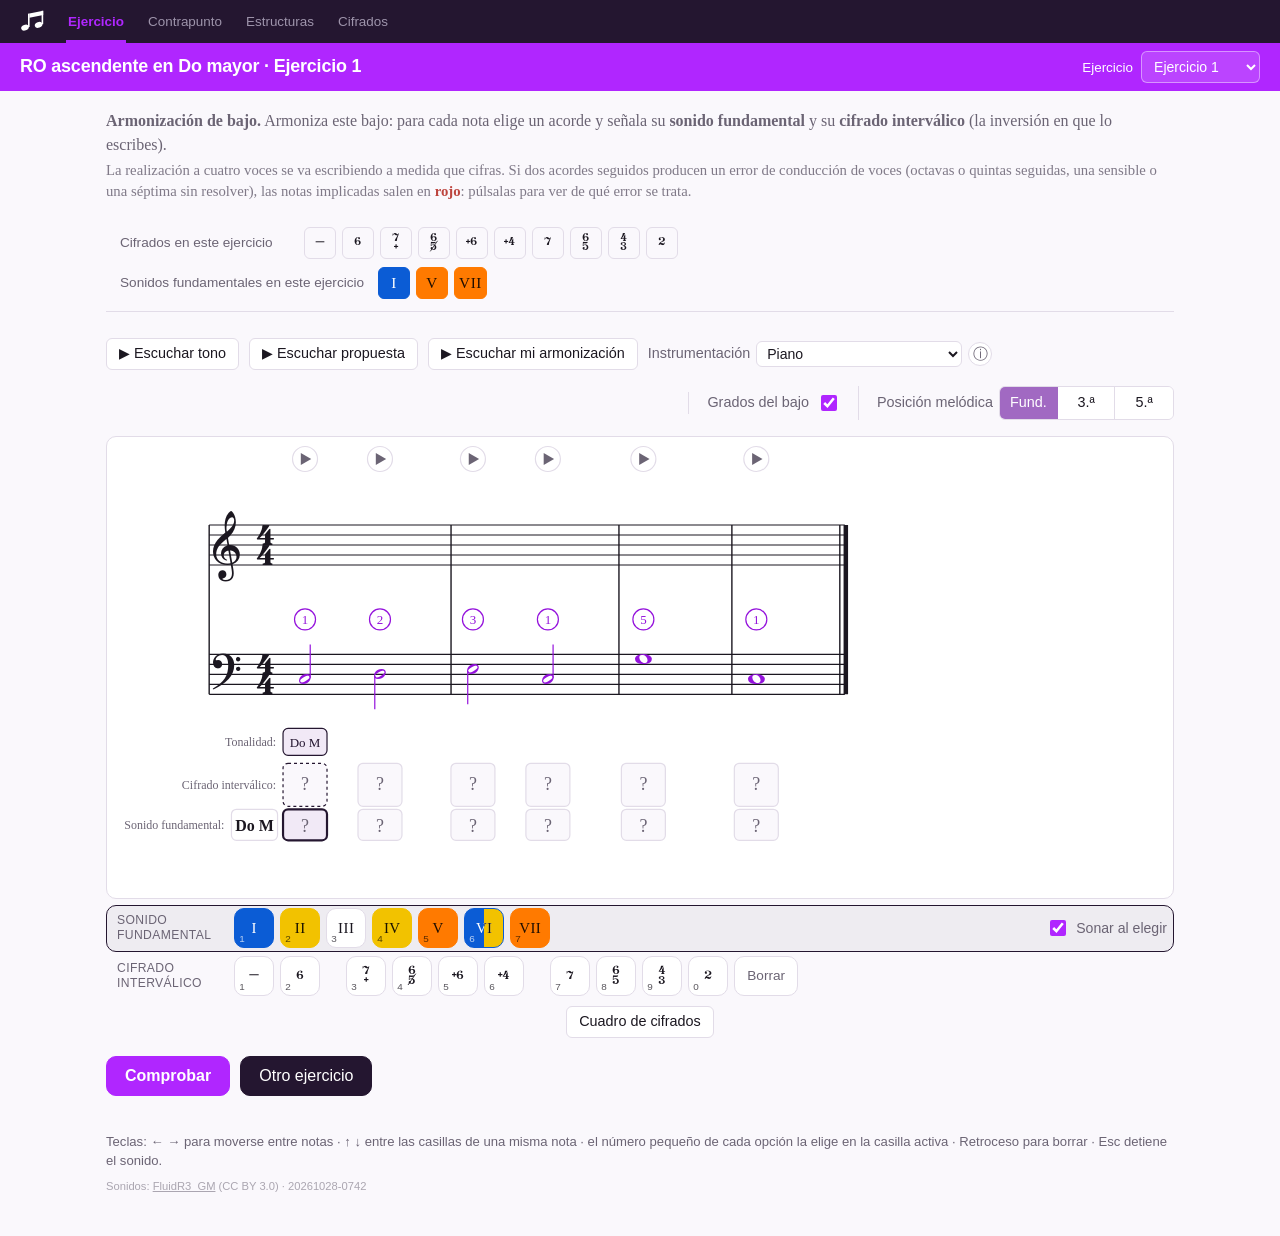
<file: index.html>
<!DOCTYPE html>
<html lang="es">
<head>
  <meta charset="utf-8">
  <meta name="viewport" content="width=device-width, initial-scale=1">
  <title>Práctica armónica</title>
  <meta name="description" content="Práctica de armonía con cifrado barroco: analiza, armoniza y reconoce de oído.">
  <meta property="og:title" content="Práctica armónica">
  <meta property="og:description" content="Práctica de armonía con cifrado barroco: analiza, armoniza y reconoce de oído.">
  <link rel="stylesheet" href="css/bravura.css?v=20261028-0742">
  <link rel="stylesheet" href="css/estilo.css?v=20261028-0742">
</head>
<body>
  <nav class="barra-app" aria-label="Secciones">
    <span class="marca" title="Práctica armónica"><svg class="logo-nota" viewBox="0 0 26 24" width="26" height="24" aria-hidden="true" focusable="false"><polygon points="9.4,3.6 23.2,0.8 23.2,5.0 9.4,7.8"/><rect x="8.0" y="3.6" width="1.6" height="13.4"/><rect x="21.6" y="0.8" width="1.6" height="13.4"/><ellipse cx="5.0" cy="17.6" rx="3.9" ry="2.8" transform="rotate(-20 5 17.6)"/><ellipse cx="18.6" cy="14.8" rx="3.9" ry="2.8" transform="rotate(-20 18.6 14.8)"/></svg></span>
    <a href="index.html" class="aqui">Ejercicio</a>
    <a href="contrapunto.html">Contrapunto</a>
    <a href="estructuras.html">Estructuras</a>
    <a href="cifrados.html">Cifrados</a>
  </nav>

  <header class="cabecera">
    <div class="cabecera-texto">
      <!-- El nombre de la aplicación no hace falta aquí: el alumno ya sabe dónde está.
           Se deja el hueco, que da aire a la cabecera; en pantalla estrecha no, que allí
           el sitio se aprovecha (Diego, 27/9/2026). -->
      <p class="sobretitulo" aria-hidden="true"></p>
      <h1 id="titulo">Ejercicio</h1>
    </div>
    <label class="selector-caja">
      <span>Ejercicio</span>
      <select id="selector" aria-label="Elegir ejercicio"></select>
    </label>
  </header>

  <div class="envoltorio">
    <p class="instruccion" id="instruccion"></p>


  <section class="repertorio-caja" aria-label="Cifrados interválicos y sonidos fundamentales del ejercicio">
    <!-- El renglón «Tonalidad» se retira de la vista (Diego, 28/9/2026): la tonalidad la
         dice el cifrado del ejercicio —si la ficha lo pide así— o la pone el propio alumno
         en la fila de tonalidades, también según el configurador. Tenerla además aquí la
         regalaba. El elemento se queda oculto porque `app.js` lo rellena. -->
    <div class="repertorio-fila" hidden>
      <span class="repertorio-etiqueta">Tonalidad</span>
      <div id="tonalidad-fragmento" class="repertorio repertorio-texto"></div>
    </div>
    <!-- Los acordes que entran en el ejercicio (o en la ficha), otra vez a la vista
         (Diego, 28/9/2026): se habían retirado por repetir lo que hay en la paleta, y en
         el aula se echaban en falta. Con ellos, el acceso al cuadro de estructuras de la
         lección, que vive aquí y no en el renglón de los grados: aquel se oculta en los
         ejercicios que no piden el grado, y el botón se iba con él. -->
    <div class="repertorio-fila" id="cifrados-fila">
      <span class="repertorio-etiqueta" id="etiqueta-repertorio"></span>
      <div id="repertorio" class="repertorio"></div>
      <span id="leccion-fila" class="ayudas-fila" hidden>
        <span id="leccion" hidden></span>
        <button type="button" id="btn-estructuras" class="boton-pequeno" hidden>Estructuras armónicas que incluye este tema</button>
      </span>
    </div>
    <div class="repertorio-fila" id="grados-fila">
      <span class="repertorio-etiqueta" id="etiqueta-grados">Sonidos fundamentales en este ejercicio</span>
      <div id="grados" class="repertorio"></div>
    </div>
    <!-- Solo aparece en ventana BAJA (el móvil en horizontal): allí las dos filas de
         referencia —sonidos fundamentales y cifrados interválicos— se pliegan detrás de este
         botón, porque son casi 60 px de preámbulo y lo que muestran está repetido en las
         paletas de abajo. No se borran: se pliegan, y un toque las devuelve. -->
    <button type="button" id="btn-datos" class="btn-datos" aria-expanded="false">Fundamentales y cifrados ▾</button>
  </section>

  <main>
    <div id="realizacion-barra" class="realizacion-barra">
      <span class="control control-sonido">
        <button type="button" id="btn-cadencia" class="boton-pequeno" title="Cadencia I–IV–V7–I en la tonalidad inicial del ejercicio, para situar el oído">▶ Escuchar tono</button>
        <!-- LA MISMA MÚSICA EN LAS DOS VERSIONES (Diego, 9/10/2026): el piano de la
             aplicación y la grabación de la orquesta, como en HookTheory. «La grabación» va
             JUSTO DEBAJO de «Escuchar propuesta», alineado con él y a un pelo de distancia,
             pero sin añadir altura: cuelga por fuera del flujo y aprovecha el hueco libre del
             renglón de «Grados del bajo». En pantalla pequeña los dos se ponen en fila y se
             quedan en iconos —el piano, lo que toca la aplicación; los auriculares, la
             grabación—, de modo que entre los dos no ocupan más que el botón de antes. Solo
             aparece cuando el fragmento viene de un pasaje del banco auditivo. -->
        <span class="control-apilado">
          <button type="button" id="btn-propuesta" class="boton-pequeno" aria-label="Escuchar la propuesta del ejercicio" title="Escuchar lo que propone el ejercicio: la armonización (Análisis y Audición), el bajo solo (Armonización de bajo) o la melodía sola (Armonización de soprano)"><span class="etq-larga">▶ Escuchar propuesta</span><span class="etq-corta" aria-hidden="true">🎹</span></button>
          <button type="button" id="btn-original" class="boton-pequeno" hidden aria-label="Escuchar la grabación de la obra" title="Escuchar estos mismos compases en la grabación de la obra de la que sale el fragmento"><span class="etq-larga">▶ La grabación</span><span class="etq-corta" aria-hidden="true">🎧</span></button>
        </span>
        <button type="button" id="btn-mio" class="boton-pequeno" title="Escuchar la realización de lo que has cifrado hasta ahora (las notas sin sonido fundamental y cifrado interválico suenan solo con el bajo)">▶ Escuchar mi cifrado</button>
        <button type="button" id="btn-parar" class="boton-pequeno parar" hidden title="Detener la reproducción (también con Esc)">■ Parar</button>
        <!-- LA INSTRUMENTACIÓN, con un ⓘ que dice QUÉ INSTRUMENTOS SUENAN y qué voz lleva cada
             uno (decisión 253, Diego 15/10/2026). El cuadro se escribe solo a partir de las
             capas con las que suena cada instrumentación, de modo que no puede decir una cosa
             y sonar otra. En el globo del selector no basta: en el móvil no hay globos. -->
        <span class="control control-instrumento">
          <label class="control" title="Con qué instrumentación suena todo: teclados, coro, orquesta, conjuntos de viento y tres con ritmo propio"><span class="control-etiqueta">Instrumentación</span><select id="instrumento" class="selector-pequeno"></select></label>
          <button type="button" id="btn-instrumentos" class="boton-info" aria-expanded="false" aria-controls="caja-instrumentos" aria-label="Qué instrumentos suenan" title="Qué instrumentos suenan y qué voz lleva cada uno">ⓘ</button>
          <span id="instrumento-estado" class="instrumento-estado" hidden>cargando…</span>
          <div id="caja-instrumentos" class="caja-instrumentos" role="dialog" aria-label="Qué instrumentos suenan" hidden></div>
        </span>
      </span>
      <span id="control-grados" class="control control-vista">
        <label class="control" title="Encima de cada nota del bajo, el grado que ocupa en la escala del tono, dentro de un circulito: enlaza el bajo con la regla de la octava"><input id="ver-grados" type="checkbox" checked><span>Grados del bajo</span></label>
      </span>
      <span id="control-realizacion" class="control control-vista">
        <!-- La casilla «Realización a cuatro voces» se quitó (Diego, 27/9/2026): quien
             decide si el alumno ve la realización es la ficha, en el configurador, y
             tener además un interruptor en la pantalla del alumno era una opción de
             sobra que solo añadía ruido. -->
        <span class="control" id="posicion-control">
          <span class="control-etiqueta">Posición melódica</span>
          <span class="segmentos" role="group" aria-label="Posición melódica">
            <button type="button" data-pos="0" class="activo" title="La soprano lleva la fundamental del acorde (posición de octava; para 5/3: 3–5–8)">Fund.</button>
            <button type="button" data-pos="1" title="La soprano lleva la tercera del acorde (posición de décima; para 5/3: 5–8–3)">3.ª</button>
            <button type="button" data-pos="2" title="La soprano lleva la quinta del acorde (para 5/3: 8–3–5)">5.ª</button>
          </span>
        </span>
      </span>
    </div>
    <!-- DE QUÉ OBRA SALE EL FRAGMENTO (decisión 198, Diego 29/9/2026; colocado por la 208).
         Va DENTRO del recuadro blanco de la partitura, abajo a la derecha, como el crédito
         al pie de una ilustración: «no son controles, no son información sobre el
         funcionamiento de la app: pertenece a la partitura». El desplazamiento lateral de
         los fragmentos largos se queda en el lienzo de dentro, para que el crédito no se
         vaya de la vista al desplazar. -->
    <div class="partitura-caja partitura-marco">
      <p id="procedencia-ej" class="procedencia-ej" hidden></p>
      <div id="partitura" class="partitura-lienzo"></div>
    </div>
    <!-- LA MÚSICA REAL (acuerdo con el chat auditivo, apartado 6; 9/10/2026). El panel se
         construye solo cuando el fragmento dice de qué pasaje del banco auditivo viene, y
         va AQUÍ: debajo de la partitura del ejercicio, no en una ventana aparte. -->
    <div id="escucha-sitio"></div>

    <div id="paletas" class="paletas">
      <!-- «Sonar al elegir» encabeza las paletas, en el primer renglón —el de la función
           tonal— y pegado al borde izquierdo del recuadro de la partitura (Diego,
           28/9/2026): no es una herramienta de audio como las de arriba, es lo que hacen
           ESTAS teclas al pulsarlas. -->
      <label class="control control-sonar" title="Al pulsar una tecla de estas paletas, oír el acorde que produce"><input id="sonar" type="checkbox" checked><span>Sonar al elegir</span></label>
      <div id="paleta-funciones-caja" class="paleta-caja" hidden>
        <span class="paleta-etiqueta"><span class="etq-larga">Función tonal</span><span class="etq-corta">Función</span></span>
        <div id="paleta-funciones" class="paleta" role="group" aria-label="Paleta de funciones tonales"></div>
      </div>
      <div id="paleta-romanos-caja" class="paleta-caja">
        <span class="paleta-etiqueta"><span class="etq-larga">Sonido fundamental</span><span class="etq-corta">Fundam.</span></span>
        <div id="paleta-romanos" class="paleta" role="group" aria-label="Paleta de sonidos fundamentales"></div>
      </div>
      <div id="paleta-caja" class="paleta-caja">
        <span class="paleta-etiqueta"><span class="etq-larga">Cifrado interválico</span><span class="etq-corta">Cifrado</span></span>
        <div id="paleta" class="paleta" role="group" aria-label="Paleta de cifrados interválicos"></div>
      </div>
      <div id="paleta-tonalidades-caja" class="paleta-caja" hidden>
        <span class="paleta-etiqueta"><span class="etq-larga">Tonalidad nueva desde la nota activa</span><span class="etq-corta">Tono</span></span>
        <div id="paleta-tonalidades" class="paleta" role="group" aria-label="Paleta de tonalidades"></div>
      </div>
      <!-- El pie de las paletas: el acceso al cuadro de cifrados, centrado bajo las teclas
           de cifrado, que es lo que explica (Diego, 28/9/2026). -->
      <div class="paletas-pie">
        <button type="button" id="btn-cifrados" class="boton-pequeno">Cuadro de cifrados</button>
      </div>
    </div>
    <p id="progreso" class="progreso"></p>

    <div class="botonera">
      <button id="btn-corregir" type="button" class="primario">Comprobar</button>
      <!-- Por dónde va la ficha, junto a «Comprobar» (Diego, 28/9/2026): es lo que el
           alumno mira al terminar un ejercicio, no cuando empieza. -->
      <span id="donde-ficha" class="donde-ficha" hidden></span>
      <button id="btn-siguiente" type="button">Otro ejercicio</button>
      <!-- Aquí estuvo «Reiniciar», y antes «Copiar enlace». Los dos fuera: el enlace lo
           necesita el profesor, no el alumno; y «Reiniciar» lo pulsaban sin querer y les
           borraba todo el trabajo del ejercicio (Diego, 3/10/2026). Para rectificar una
           casilla está Retroceso, que borra solo esa. -->
    </div>

    <section id="resultado" class="resultado" hidden aria-live="polite"></section>
  </main>

  <p id="aviso" class="aviso" hidden></p>

  <!-- El pie del alumno solo lleva instrucciones de uso (decisión 59). Fuera lo que no le
       dice nada: la regla de la octava, Furno y el enlace al configurador del profesor.
       Queda, en letra pequeña, el crédito de las muestras de sonido —la licencia CC BY
       obliga a atribuirlas— con la marca de versión pegada, para poder comprobar de un
       vistazo qué versión está publicada. -->
  <footer class="pie">
    <p class="teclas">Teclas: ← → para moverse entre notas · ↑ ↓ entre las casillas de una misma nota · el número pequeño de cada opción la elige en la casilla activa · Retroceso para borrar · Esc detiene el sonido.</p>
    <p class="creditos">Sonidos: <a href="sonidos/LICENCIA-muestras.txt">FluidR3_GM</a> (CC BY 3.0) · <span id="version">20261023-0952</span></p>
  </footer>
  </div>

  <script src="js/teoria.js?v=20261028-0742"></script>
  <script src="js/reglas.js?v=20261028-0742"></script>
  <script src="js/ejercicios.js?v=20261028-0742"></script>
  <script src="js/partitura.js?v=20261028-0742"></script>
  <script src="js/realizacion.js?v=20261028-0742"></script>
  <script src="js/tecnicas.js?v=20261028-0742"></script>
  <script src="js/banco.js?v=20261028-0742"></script>
  <script src="js/registro.js?v=20261028-0742"></script>
  <script src="js/envio.js?v=20261028-0742"></script>
  <script src="js/sonido.js?v=20261028-0742"></script>
  <script src="js/escucha.js?v=20261028-0742"></script>
  <script src="js/voz.js?v=20261028-0742"></script>
  <script src="js/app.js?v=20261028-0742"></script>
</body>
</html>
</file>
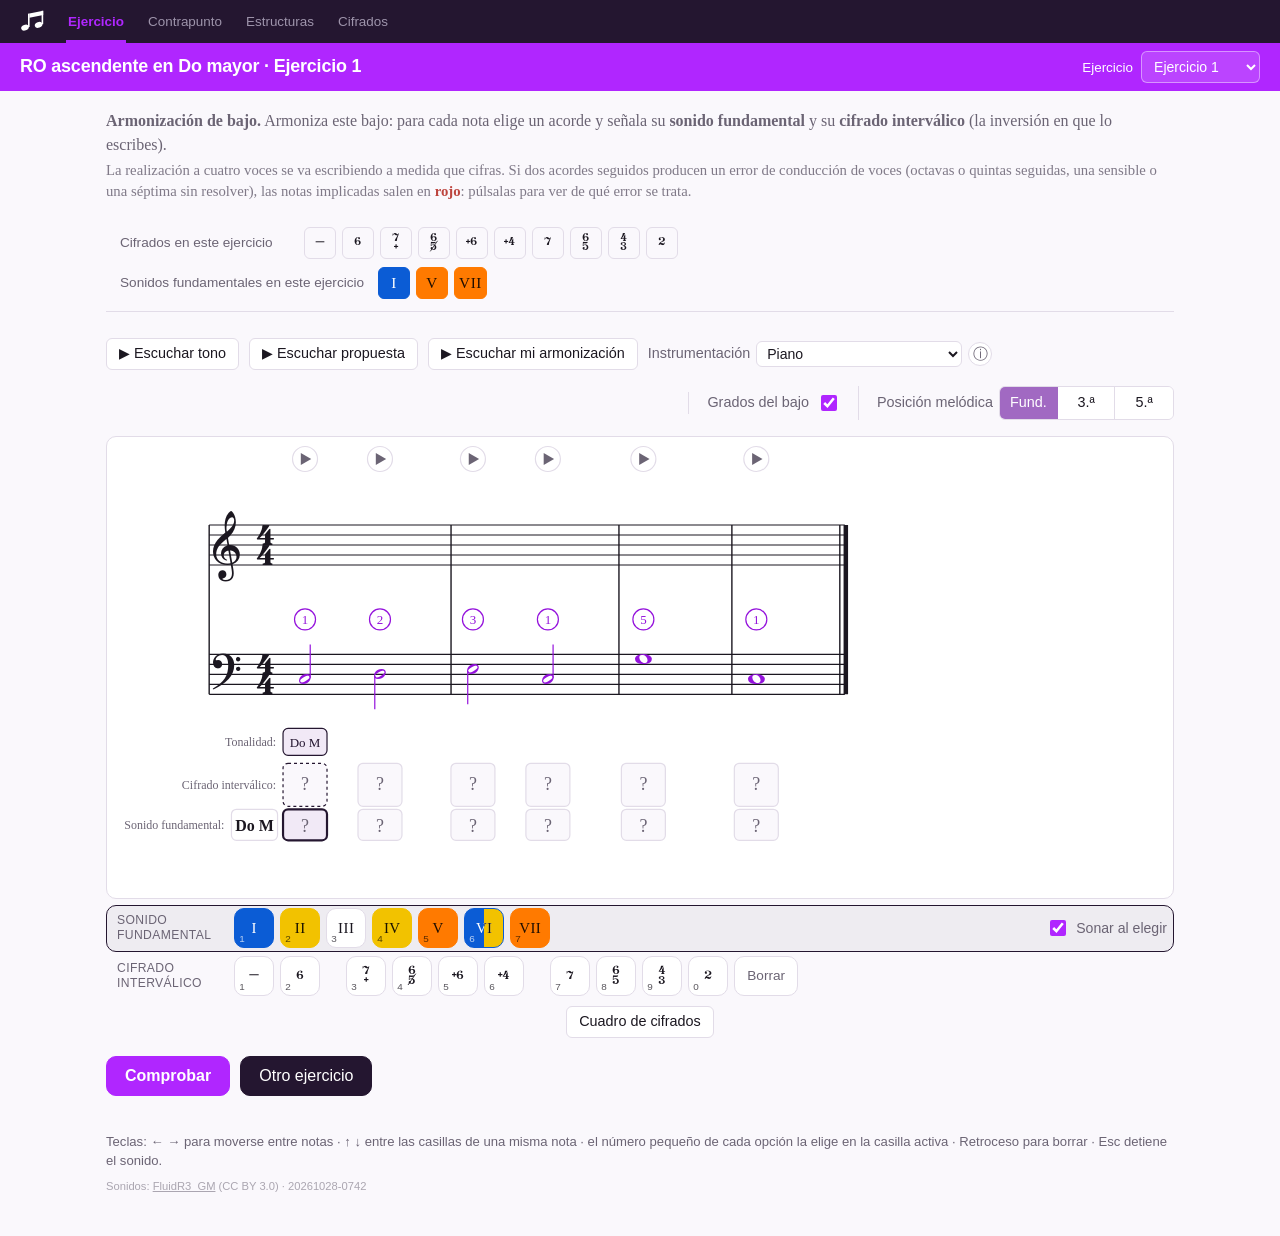
<file: analisis.html>
<!DOCTYPE html>
<html lang="es">
<head>
  <meta charset="utf-8">
  <meta name="viewport" content="width=device-width, initial-scale=1">
  <!-- Portada de un tipo de ejercicio. Solo existe por el TÍTULO: Classroom (y cualquier
       otro sitio donde se pegue el enlace) pide la página al servidor y pone como etiqueta
       lo que encuentra aquí. La parte del enlace que lleva el ejercicio (#e=… o #f=…) no
       viaja al servidor, así que la etiqueta no puede salir de ella: hace falta una
       dirección distinta por tipo de ejercicio (decisión 58).
       Al abrirla, el navegador pasa a index.html conservando el ejercicio. -->
  <title>Análisis armónico</title>
  <meta name="description" content="Analiza la armonización a cuatro voces: el grado y el cifrado de cada acorde.">
  <meta property="og:title" content="Análisis armónico">
  <meta property="og:description" content="Analiza la armonización a cuatro voces: el grado y el cifrado de cada acorde.">
  <meta property="og:type" content="website">
  <link rel="stylesheet" href="css/estilo.css?v=20261028-0742">
  <script>
    /* El ejercicio viaja en la parte de la dirección posterior a la almohadilla; se conserva
       tal cual al pasar a index.html. replace() no deja rastro en el historial: el botón
       «atrás» vuelve a donde estaba el alumno, no a esta portada. */
    location.replace('index.html' + location.hash);
  </script>
</head>
<body>
  <p class="instruccion" style="margin:24px 16px">Abriendo <b>Análisis armónico</b>…
    <noscript>Esta página necesita JavaScript. <a href="index.html">Entra por aquí</a>.</noscript>
  </p>
</body>
</html>
</file>
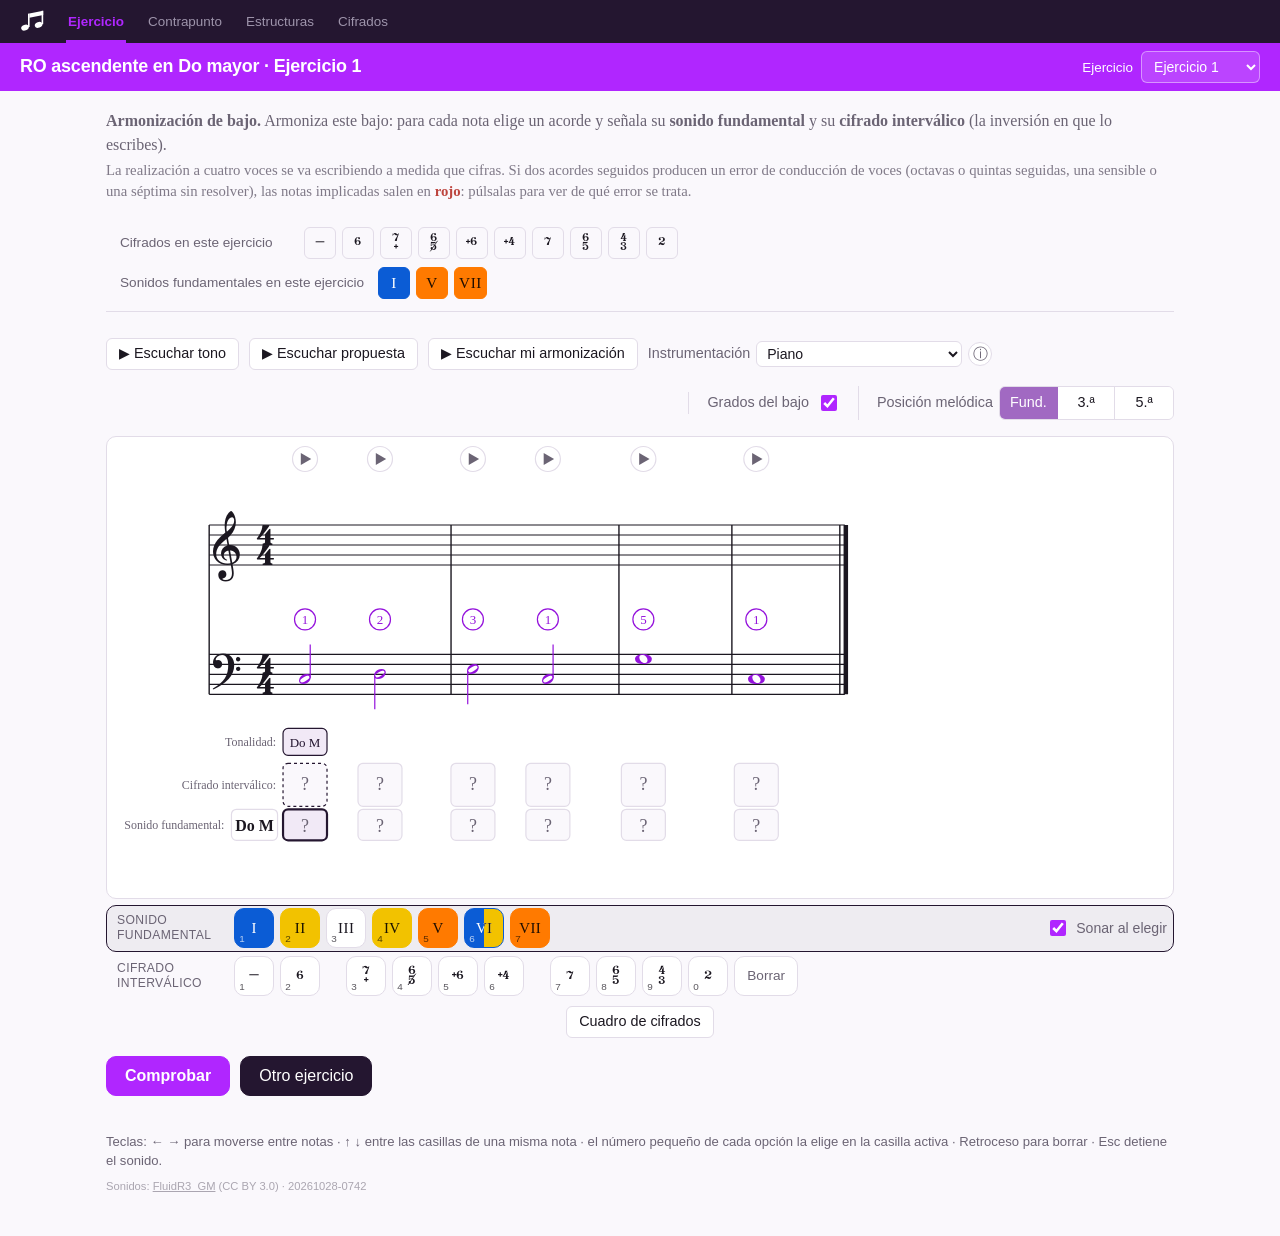
<file: armonizacion-bajo.html>
<!DOCTYPE html>
<html lang="es">
<head>
  <meta charset="utf-8">
  <meta name="viewport" content="width=device-width, initial-scale=1">
  <!-- Portada de un tipo de ejercicio. Solo existe por el TÍTULO: Classroom (y cualquier
       otro sitio donde se pegue el enlace) pide la página al servidor y pone como etiqueta
       lo que encuentra aquí. La parte del enlace que lleva el ejercicio (#e=… o #f=…) no
       viaja al servidor, así que la etiqueta no puede salir de ella: hace falta una
       dirección distinta por tipo de ejercicio (decisión 58).
       Al abrirla, el navegador pasa a index.html conservando el ejercicio. -->
  <title>Bajo - Armonización</title>
  <meta name="description" content="Armoniza el bajo dado: para cada nota, el grado de la fundamental y el cifrado.">
  <meta property="og:title" content="Bajo - Armonización">
  <meta property="og:description" content="Armoniza el bajo dado: para cada nota, el grado de la fundamental y el cifrado.">
  <meta property="og:type" content="website">
  <link rel="stylesheet" href="css/estilo.css?v=20261028-0742">
  <script>
    /* El ejercicio viaja en la parte de la dirección posterior a la almohadilla; se conserva
       tal cual al pasar a index.html. replace() no deja rastro en el historial: el botón
       «atrás» vuelve a donde estaba el alumno, no a esta portada. */
    location.replace('index.html' + location.hash);
  </script>
</head>
<body>
  <p class="instruccion" style="margin:24px 16px">Abriendo <b>Armonización de melodía de bajo</b>…
    <noscript>Esta página necesita JavaScript. <a href="index.html">Entra por aquí</a>.</noscript>
  </p>
</body>
</html>
</file>
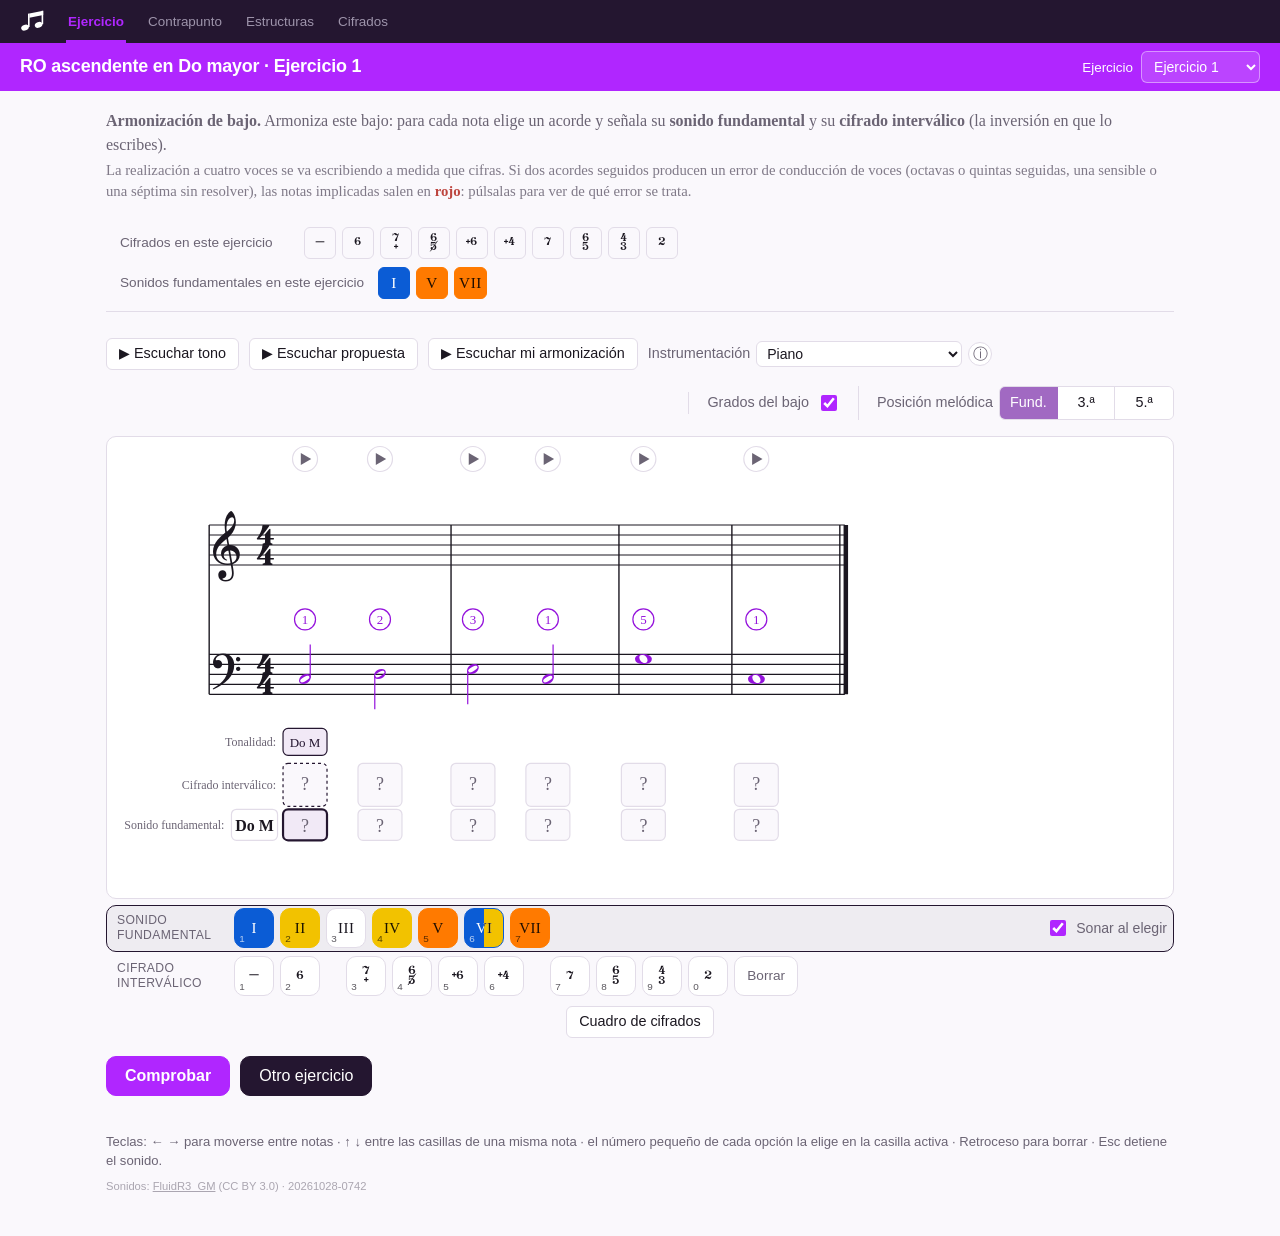
<file: armonizacion-soprano.html>
<!DOCTYPE html>
<html lang="es">
<head>
  <meta charset="utf-8">
  <meta name="viewport" content="width=device-width, initial-scale=1">
  <!-- Portada de un tipo de ejercicio. Solo existe por el TÍTULO: Classroom (y cualquier
       otro sitio donde se pegue el enlace) pide la página al servidor y pone como etiqueta
       lo que encuentra aquí. La parte del enlace que lleva el ejercicio (#e=… o #f=…) no
       viaja al servidor, así que la etiqueta no puede salir de ella: hace falta una
       dirección distinta por tipo de ejercicio (decisión 58).
       Al abrirla, el navegador pasa a index.html conservando el ejercicio. -->
  <title>Soprano - Armonización</title>
  <meta name="description" content="Armoniza la melodía: para cada nota, el grado de la fundamental y el cifrado.">
  <meta property="og:title" content="Soprano - Armonización">
  <meta property="og:description" content="Armoniza la melodía: para cada nota, el grado de la fundamental y el cifrado.">
  <meta property="og:type" content="website">
  <link rel="stylesheet" href="css/estilo.css?v=20261028-0742">
  <script>
    /* El ejercicio viaja en la parte de la dirección posterior a la almohadilla; se conserva
       tal cual al pasar a index.html. replace() no deja rastro en el historial: el botón
       «atrás» vuelve a donde estaba el alumno, no a esta portada. */
    location.replace('index.html' + location.hash);
  </script>
</head>
<body>
  <p class="instruccion" style="margin:24px 16px">Abriendo <b>Armonización de melodía de soprano</b>…
    <noscript>Esta página necesita JavaScript. <a href="index.html">Entra por aquí</a>.</noscript>
  </p>
</body>
</html>
</file>
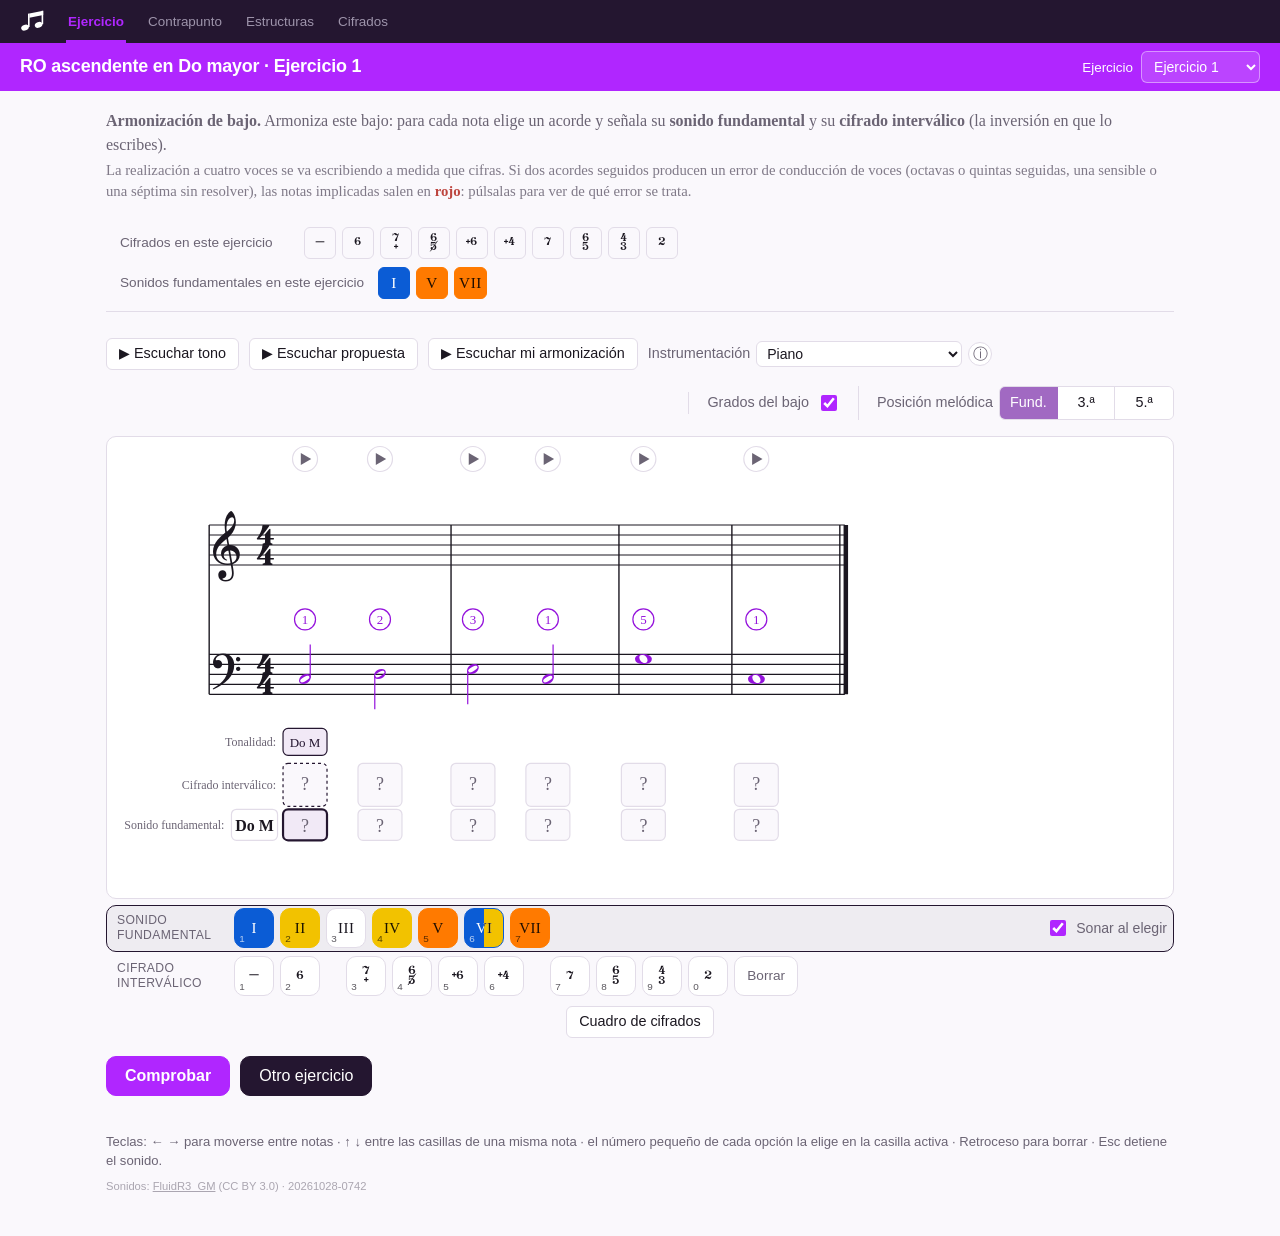
<file: audicion.html>
<!DOCTYPE html>
<html lang="es">
<head>
  <meta charset="utf-8">
  <meta name="viewport" content="width=device-width, initial-scale=1">
  <!-- Portada de un tipo de ejercicio. Solo existe por el TÍTULO: Classroom (y cualquier
       otro sitio donde se pegue el enlace) pide la página al servidor y pone como etiqueta
       lo que encuentra aquí. La parte del enlace que lleva el ejercicio (#e=… o #f=…) no
       viaja al servidor, así que la etiqueta no puede salir de ella: hace falta una
       dirección distinta por tipo de ejercicio (decisión 58).
       Al abrirla, el navegador pasa a index.html conservando el ejercicio. -->
  <title>Reconocimiento auditivo</title>
  <meta name="description" content="Escucha la armonización y reconoce de oído el grado y el cifrado de cada acorde.">
  <meta property="og:title" content="Reconocimiento auditivo">
  <meta property="og:description" content="Escucha la armonización y reconoce de oído el grado y el cifrado de cada acorde.">
  <meta property="og:type" content="website">
  <link rel="stylesheet" href="css/estilo.css?v=20261028-0742">
  <script>
    /* El ejercicio viaja en la parte de la dirección posterior a la almohadilla; se conserva
       tal cual al pasar a index.html. replace() no deja rastro en el historial: el botón
       «atrás» vuelve a donde estaba el alumno, no a esta portada. */
    location.replace('index.html' + location.hash);
  </script>
</head>
<body>
  <p class="instruccion" style="margin:24px 16px">Abriendo <b>Reconocimiento auditivo</b>…
    <noscript>Esta página necesita JavaScript. <a href="index.html">Entra por aquí</a>.</noscript>
  </p>
</body>
</html>
</file>
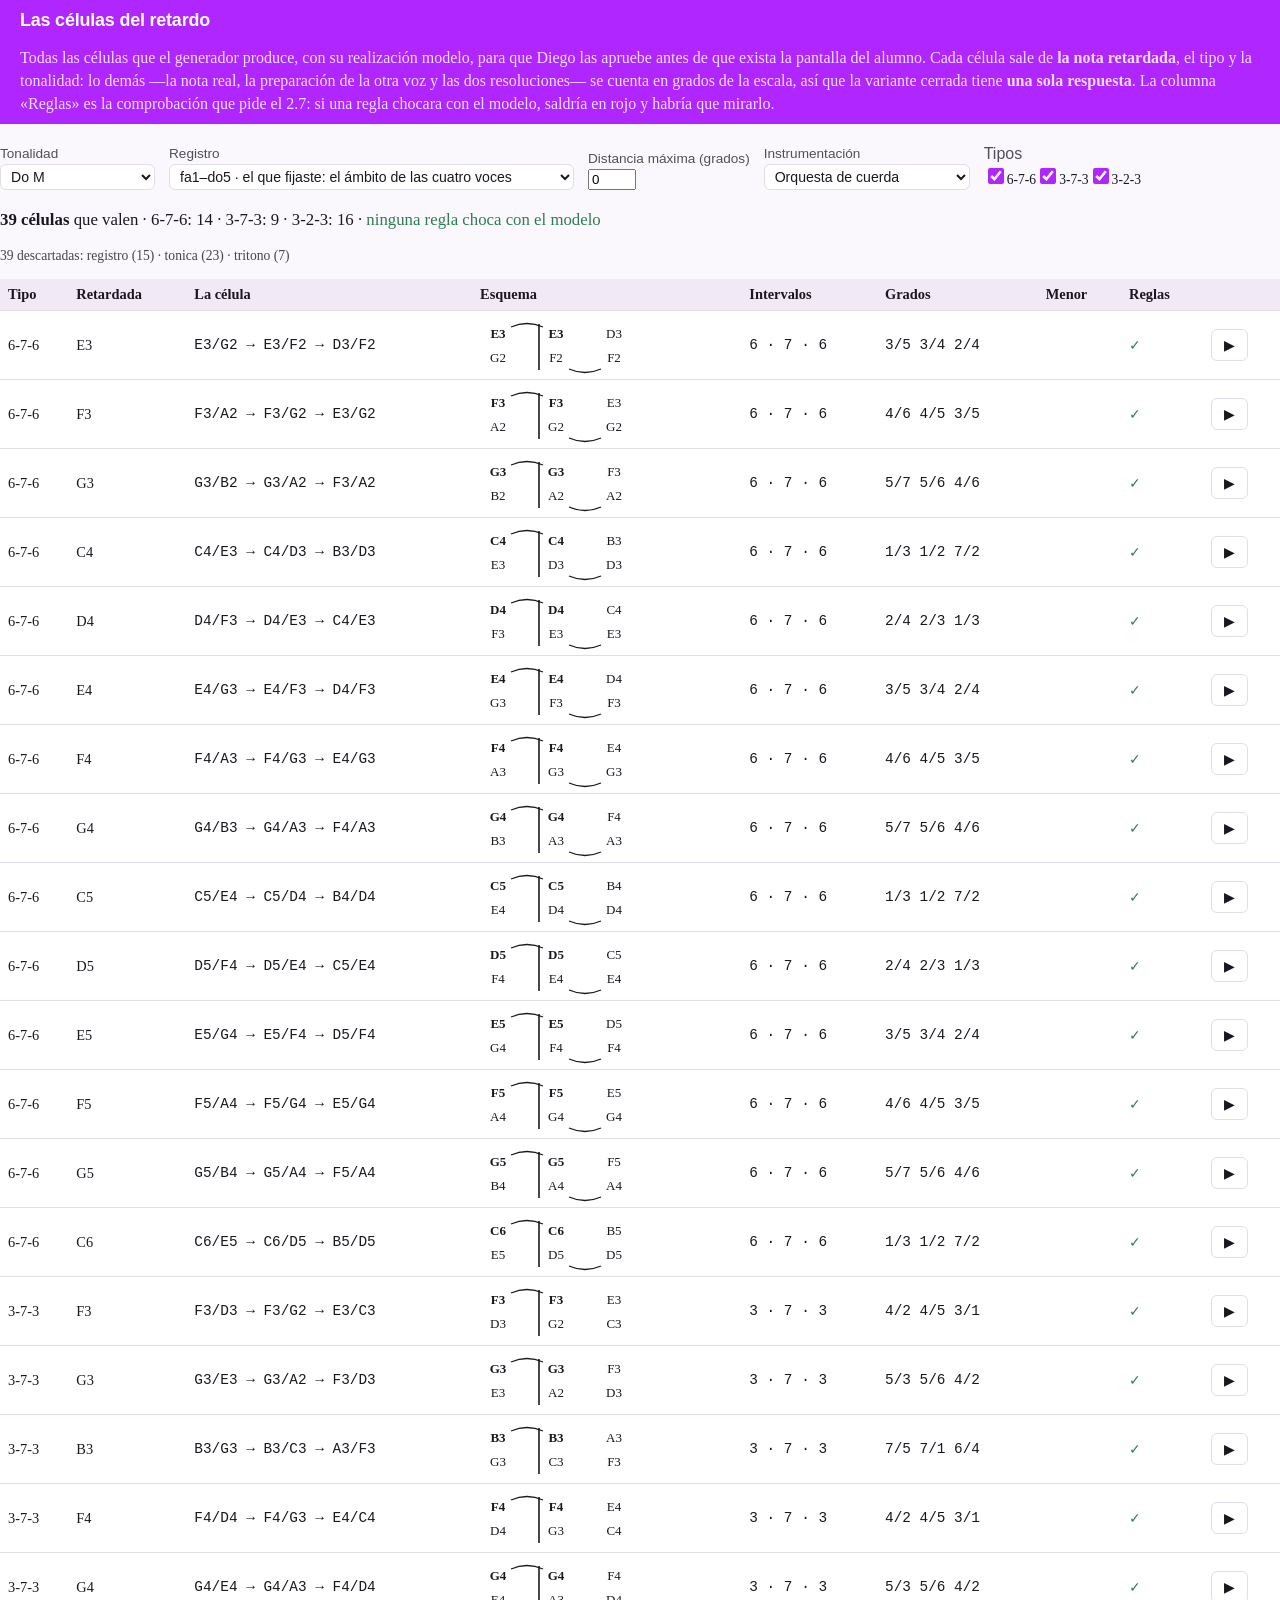
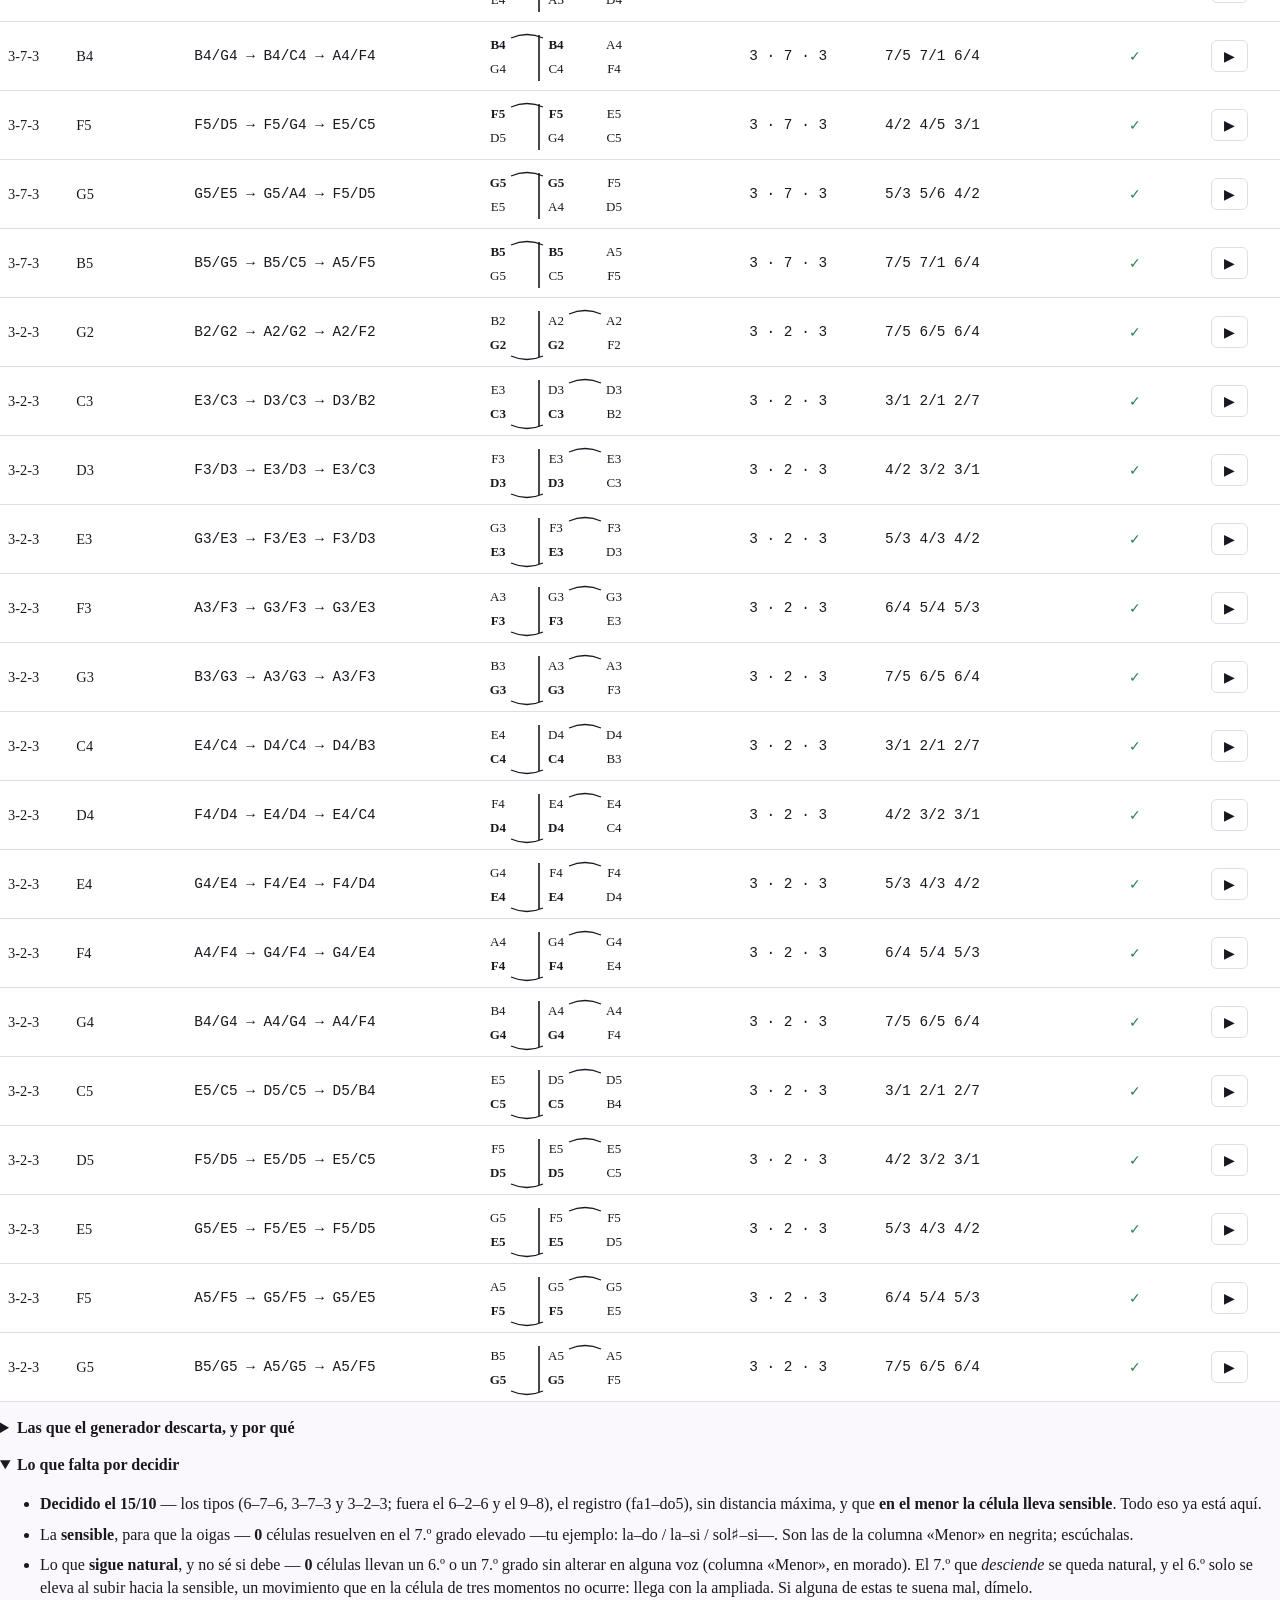
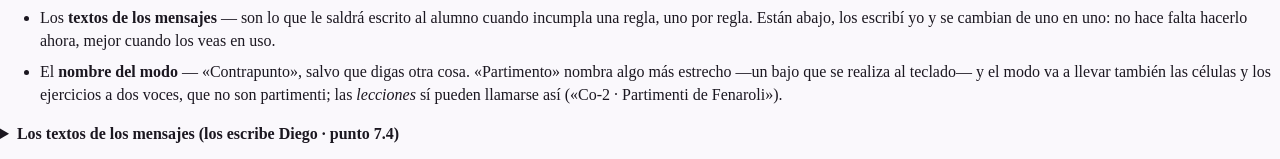
<file: celulas.html>
<!DOCTYPE html>
<html lang="es">
<head>
  <meta charset="utf-8">
  <meta name="viewport" content="width=device-width, initial-scale=1">
  <title>Revisión · las células del retardo</title>
  <link rel="stylesheet" href="css/bravura.css?v=20261028-0742">
  <link rel="stylesheet" href="css/estilo.css?v=20261028-0742">
  <style>
    table { border-collapse: collapse; width: 100%; background: var(--papel); font-size: .9rem; }
    th, td { border-bottom: 1px solid var(--linea); padding: 5px 8px; text-align: left; vertical-align: middle; }
    th { background: var(--acento-suave); position: sticky; top: 0; }
    .ok { color: var(--bien); } .ko { color: var(--mal); font-weight: bold; }
    .mono { font-family: Menlo, Consolas, monospace; white-space: nowrap; }
    .resumen { font-size: 1.05rem; margin: 10px 0 2px; }
    .mandos { display: flex; flex-wrap: wrap; gap: 14px; align-items: flex-end; margin: 12px 0 18px; }
    .mandos label { font-size: .85rem; }
    .mandos .control-etiqueta { display: block; opacity: .75; }
    details { margin: 14px 0; }
    summary { cursor: pointer; font-weight: 600; }
    .esquema { display: block; }
    .pendiente { color: var(--acento); font-weight: 600; }
    .cuenta { font-size: .85rem; opacity: .8; }
    .mensajes td:first-child { font-family: Menlo, Consolas, monospace; white-space: nowrap; }
    tr.suena { background: var(--acento-suave); }
    .decidir li { margin-bottom: 7px; }
  </style>
</head>
<body>
  <header class="cabecera">
    <div class="cabecera-texto">
      <p class="sobretitulo">Revisión · no la ve ningún alumno</p>
      <h1>Las células del retardo</h1>
      <p class="instruccion">Todas las células que el generador produce, con su realización
        modelo, para que Diego las apruebe antes de que exista la pantalla del alumno. Cada
        célula sale de <strong>la nota retardada</strong>, el tipo y la tonalidad: lo demás —la
        nota real, la preparación de la otra voz y las dos resoluciones— se cuenta en grados
        de la escala, así que la variante cerrada tiene <strong>una sola respuesta</strong>.
        La columna «Reglas» es la comprobación que pide el 2.7: si una regla chocara con el
        modelo, saldría en rojo y habría que mirarlo.</p>
    </div>
  </header>

  <main>
    <div class="mandos">
      <label class="control"><span class="control-etiqueta">Tonalidad</span>
        <select id="ton" class="selector-pequeno"></select></label>
      <label class="control"><span class="control-etiqueta">Registro</span>
        <select id="reg" class="selector-pequeno">
          <option value="F2,C6" selected>fa1–do5 · el que fijaste: el ámbito de las cuatro voces</option>
          <option value="E2,C4">mi1–do3 · el pentagrama de fa y una línea más a cada lado</option>
          <option value="G2,A3">sol1–la2 · solo el pentagrama de la clave de fa</option>
        </select></label>
      <label class="control"><span class="control-etiqueta">Distancia máxima (grados)</span>
        <input id="dist" type="number" min="0" max="22" value="0" class="campo-estrecho"
               title="0 = sin límite, que es lo acordado: aquí no rige la octava entre voces"></label>
      <label class="control"><span class="control-etiqueta">Instrumentación</span>
        <select id="inst" class="selector-pequeno"></select></label>
      <span class="control"><span class="control-etiqueta">Tipos</span>
        <span id="tipos"></span></span>
      <button type="button" id="parar" class="boton-pequeno parar" hidden>■ Parar</button>
    </div>

    <p id="resumen" class="resumen"></p>
    <p id="cuenta" class="cuenta"></p>

    <table id="tabla">
      <thead><tr>
        <th>Tipo</th><th>Retardada</th><th>La célula</th><th>Esquema</th>
        <th>Intervalos</th><th>Grados</th><th>Menor</th><th>Reglas</th><th></th>
      </tr></thead>
      <tbody></tbody>
    </table>

    <details id="fuera">
      <summary>Las que el generador descarta, y por qué</summary>
      <table><thead><tr><th>Tipo</th><th>Retardada</th><th>La célula</th><th>Motivo</th></tr></thead>
        <tbody></tbody></table>
    </details>

    <details open>
      <summary>Lo que falta por decidir</summary>
      <ul class="decidir" id="decidir"></ul>
    </details>

    <details>
      <summary>Los textos de los mensajes (los escribe Diego · punto 7.4)</summary>
      <p class="instruccion">Están todos en un solo sitio, <code>MENSAJES</code> de
        <code>js/celulas.js</code>, con su etiqueta delante, para poder sustituirlos uno a uno
        sin tocar el código. Los de ahora son provisionales, míos.</p>
      <table class="mensajes"><tbody id="mensajes"></tbody></table>
    </details>
  </main>

  <script src="js/teoria.js?v=20261028-0742"></script>
  <script src="js/sonido.js?v=20261028-0742"></script>
  <script src="js/celulas.js?v=20261028-0742"></script>
  <script>
    (() => {
      'use strict';
      const $ = s => document.querySelector(s);
      const selTon = $('#ton'), selReg = $('#reg'), selInst = $('#inst'), campoDist = $('#dist');

      /* ---- los mandos ---- */
      selTon.appendChild(new Option('Todas las del curso', 'todas'));
      Celulas.TONALIDADES.forEach(t => selTon.appendChild(new Option(Teoria.nombreCorto(t), t.tonica + '|' + t.modo)));
      selTon.value = 'C|mayor';

      (Sonido.GRUPOS || []).forEach(gr => {
        const og = document.createElement('optgroup'); og.label = gr;
        Sonido.INSTRUMENTOS.filter(x => x.grupo === gr).forEach(x => og.appendChild(new Option(x.nombre, x.id)));
        selInst.appendChild(og);
      });
      /* La orquesta de cuerda por defecto: es con un sonido sostenido como se oye NACER la
         disonancia y resolverse, que es de lo que va el ejercicio (Diego, 14/10). */
      selInst.value = Sonido.INSTRUMENTOS.some(x => x.id === 'cuerda') ? 'cuerda' : Sonido.instrumentoActual();
      Sonido.elegirInstrumento(selInst.value);
      selInst.addEventListener('change', () => { Sonido.parar(); Sonido.elegirInstrumento(selInst.value); });

      const marcados = {};
      Object.entries(Celulas.TIPOS).forEach(([id, t]) => {
        const l = document.createElement('label');
        l.className = 'control';
        l.title = t.titulo + ' · ' + t.cuenta;
        const c = document.createElement('input');
        c.type = 'checkbox'; c.checked = true; c.dataset.tipo = id;
        l.appendChild(c);
        const s = document.createElement('span');
        s.textContent = id + (t.pendiente ? ' ?' : '');
        if (t.pendiente) s.className = 'pendiente';
        l.appendChild(s);
        $('#tipos').appendChild(l);
        marcados[id] = c;
        c.addEventListener('change', pintar);
      });

      /* ---- el esquema: los tres momentos, la barra y las ligaduras ---- */
      function esquema(c) {
        const NS = 'http://www.w3.org/2000/svg';
        const svg = document.createElementNS(NS, 'svg');
        const x = [18, 76, 134], yA = 22, yB = 46;
        svg.setAttribute('viewBox', '0 0 170 58');
        svg.setAttribute('width', '170'); svg.setAttribute('height', '58');
        svg.setAttribute('class', 'esquema');
        svg.setAttribute('role', 'img');
        svg.setAttribute('aria-label', Celulas.comoTexto(c));
        const pon = (t, cx, cy, peso) => {
          const e = document.createElementNS(NS, 'text');
          e.setAttribute('x', cx); e.setAttribute('y', cy);
          e.setAttribute('text-anchor', 'middle');
          e.setAttribute('font-size', '13');
          if (peso) e.setAttribute('font-weight', '600');
          e.setAttribute('fill', 'currentColor');
          e.textContent = t;
          svg.appendChild(e);
        };
        // la barra, delante de la percusión
        const l = document.createElementNS(NS, 'line');
        l.setAttribute('x1', (x[0] + x[1]) / 2 + 12); l.setAttribute('x2', (x[0] + x[1]) / 2 + 12);
        l.setAttribute('y1', 8); l.setAttribute('y2', 54);
        l.setAttribute('stroke', 'currentColor'); l.setAttribute('stroke-width', '1.6');
        svg.appendChild(l);
        c.momentos.forEach((m, k) => {
          const esRet = voz => voz === c.vozRetardada;
          pon(Teoria.texto(m.alta), x[k], yA, esRet('alta') && k < 2);
          pon(Teoria.texto(m.baja), x[k], yB, esRet('baja') && k < 2);
        });
        // las ligaduras, como un arco por encima (voz alta) o por debajo (voz baja)
        c.ligaduras.forEach(li => {
          const y = li.voz === 'alta' ? yA - 11 : yB + 7;
          const curva = li.voz === 'alta' ? -7 : 7;
          const p = document.createElementNS(NS, 'path');
          p.setAttribute('d', 'M ' + (x[li.desde] + 13) + ' ' + y + ' Q ' + ((x[li.desde] + x[li.desde + 1]) / 2) + ' ' + (y + curva) + ' ' + (x[li.desde + 1] - 13) + ' ' + y);
          p.setAttribute('fill', 'none'); p.setAttribute('stroke', 'currentColor'); p.setAttribute('stroke-width', '1.3');
          svg.appendChild(p);
        });
        return svg;
      }

      /* ---- oír una célula ---- */
      let filaSonando = null;
      function sonar(c, fila) {
        Sonido.parar();
        if (filaSonando) filaSonando.classList.remove('suena');
        filaSonando = fila; fila.classList.add('suena');
        $('#parar').hidden = false;
        Sonido.secuencia(Celulas.aSonido(c, 0.95), () => {
          fila.classList.remove('suena'); $('#parar').hidden = true; filaSonando = null;
        });
      }
      $('#parar').addEventListener('click', () => {
        Sonido.parar(); $('#parar').hidden = true;
        if (filaSonando) filaSonando.classList.remove('suena');
      });

      /* ---- pintar ---- */
      function pintar() {
        const tipos = Object.keys(marcados).filter(id => marcados[id].checked);
        const registro = selReg.value.split(',');
        const distanciaMaxima = Number(campoDist.value) || Celulas.DISTANCIA_MAXIMA;
        const tons = selTon.value === 'todas' ? Celulas.TONALIDADES
          : [{ tonica: selTon.value.split('|')[0], modo: selTon.value.split('|')[1] }];

        const cuerpo = $('#tabla tbody'); cuerpo.textContent = '';
        const cuerpoFuera = $('#fuera tbody'); cuerpoFuera.textContent = '';
        let n = 0, chocan = 0, descartadas = 0;
        const porTipo = {}, motivos = {};

        tons.forEach(ton => {
          const r = Celulas.todas({ tonalidad: ton, tipos, registro, distanciaMaxima });
          r.celulas.forEach(c => {
            n++; porTipo[c.tipo] = (porTipo[c.tipo] || 0) + 1;
            const fallos = Celulas.revisar(c, { registro, distanciaMaxima });
            if (fallos.length) chocan++;
            const tr = cuerpo.insertRow();
            const td = t => { const x = tr.insertCell(); x.textContent = t; return x; };
            td(c.tipo + (Celulas.TIPOS[c.tipo].pendiente ? ' ?' : '')).title = Celulas.TIPOS[c.tipo].titulo;
            td(Teoria.texto(c.retardada) + (tons.length > 1 ? ' · ' + Teoria.nombreCorto(ton) : ''));
            td(Celulas.comoTexto(c)).className = 'mono';
            tr.insertCell().appendChild(esquema(c));
            td(c.intervalos.join(' · ')).className = 'mono';
            td(c.grados.map(g => g.alta + '/' + g.baja).join('  ')).className = 'mono';
            /* El menor melódico: qué se ha elevado y qué 6.º o 7.º se ha quedado natural. Es la
               columna que Diego tiene que mirar (su decisión del 15/10). */
            const celM = tr.insertCell();
            if (c.sensible) {
              celM.innerHTML = '<strong>sensible ' + c.sensible + '</strong>';
              celM.title = 'La retardada resuelve en el 7.º grado y se eleva: la línea vuelve a la tónica.';
            } else if (c.naturales && c.naturales.length) {
              celM.textContent = c.naturales.map(x => x.grado + '.º nat.').filter((v2, i2, a) => a.indexOf(v2) === i2).join(' ');
              celM.className = 'pendiente';
              celM.title = 'Un 6.º o un 7.º grado que se queda natural. Por decidir si alguno de estos ha de elevarse.';
            }
            const celR = tr.insertCell();
            celR.className = fallos.length ? 'ko' : 'ok';
            celR.textContent = fallos.length ? fallos.map(f => f.regla).join(', ') : '✓';
            if (fallos.length) celR.title = fallos.map(f => f.mensaje).join('\n');
            const b = document.createElement('button');
            b.type = 'button'; b.className = 'boton-pequeno';
            b.textContent = '▶';
            b.title = 'Oír la célula';
            b.addEventListener('click', () => sonar(c, tr));
            tr.insertCell().appendChild(b);
          });
          r.descartadas.forEach(d => {
            descartadas++;
            d.fallos.forEach(f => { motivos[f.regla] = (motivos[f.regla] || 0) + 1; });
            const tr = cuerpoFuera.insertRow();
            const td = t => { tr.insertCell().textContent = t; };
            td(d.celula.tipo);
            td(Teoria.texto(d.celula.retardada) + ' · ' + Teoria.nombreCorto(ton));
            tr.insertCell().textContent = Celulas.comoTexto(d.celula);
            tr.cells[2].className = 'mono';
            td([...new Set(d.fallos.map(f => f.mensaje))].join(' '));
          });
        });

        $('#resumen').innerHTML = '<strong>' + n + ' células</strong> que valen · '
          + Object.entries(porTipo).map(([t, k]) => t + ': ' + k).join(' · ')
          + (chocan ? ' · <span class="ko">' + chocan + ' en las que una regla choca con el modelo</span>' : ' · <span class="ok">ninguna regla choca con el modelo</span>');
        $('#cuenta').textContent = descartadas + ' descartadas: '
          + Object.entries(motivos).map(([m, k]) => m + ' (' + k + ')').join(' · ');

        /* Lo que falta por decidir, con el número delante, que es lo que ayuda a decidir */
        const sinPendientes = tipos.filter(t => !Celulas.TIPOS[t].pendiente);
        const soloFirmes = tons.reduce((a, ton) => a + Celulas.todas({ tonalidad: ton, tipos: sinPendientes, registro, distanciaMaxima }).celulas.length, 0);
        let conSensible = 0, conNaturales = 0;
        tons.forEach(ton => Celulas.todas({ tonalidad: ton, tipos, registro, distanciaMaxima }).celulas
          .forEach(c => { if (c.sensible) conSensible++; else if (c.naturales && c.naturales.length) conNaturales++; }));
        const lista = [
          ['<strong>Decidido el 15/10</strong>',
            'los tipos (6–7–6, 3–7–3 y 3–2–3; fuera el 6–2–6 y el 9–8), el registro (fa1–do5), sin distancia máxima, y que <strong>en el menor la célula lleva sensible</strong>. Todo eso ya está aquí.'],
          ['La <strong>sensible</strong>, para que la oigas',
            '<strong>' + conSensible + '</strong> células resuelven en el 7.º grado elevado —tu ejemplo: la–do / la–si / sol♯–si—. Son las de la columna «Menor» en negrita; escúchalas.'],
          ['Lo que <strong>sigue natural</strong>, y no sé si debe',
            '<strong>' + conNaturales + '</strong> células llevan un 6.º o un 7.º grado sin alterar en alguna voz (columna «Menor», en morado). El 7.º que <em>desciende</em> se queda natural, y el 6.º solo se eleva al subir hacia la sensible, un movimiento que en la célula de tres momentos no ocurre: llega con la ampliada. Si alguna de estas te suena mal, dímelo.'],
          ['Los <strong>textos de los mensajes</strong>',
            'son lo que le saldrá escrito al alumno cuando incumpla una regla, uno por regla. Están abajo, los escribí yo y se cambian de uno en uno: no hace falta hacerlo ahora, mejor cuando los veas en uso.'],
          ['El <strong>nombre del modo</strong>',
            '«Contrapunto», salvo que digas otra cosa. «Partimento» nombra algo más estrecho —un bajo que se realiza al teclado— y el modo va a llevar también las células y los ejercicios a dos voces, que no son partimenti; las <em>lecciones</em> sí pueden llamarse así («Co-2 · Partimenti de Fenaroli»).']
        ];
        $('#decidir').innerHTML = lista.map(([a, b]) => '<li>' + a + ' — ' + b + '</li>').join('');
      }

      $('#mensajes').innerHTML = Object.entries(Celulas.MENSAJES)
        .map(([k, v]) => '<tr><td>' + k + '</td><td>' + v + '</td></tr>').join('');

      [selTon, selReg, campoDist].forEach(x => x.addEventListener('change', pintar));
      campoDist.addEventListener('input', pintar);
      pintar();
    })();
  </script>
</body>
</html>
</file>
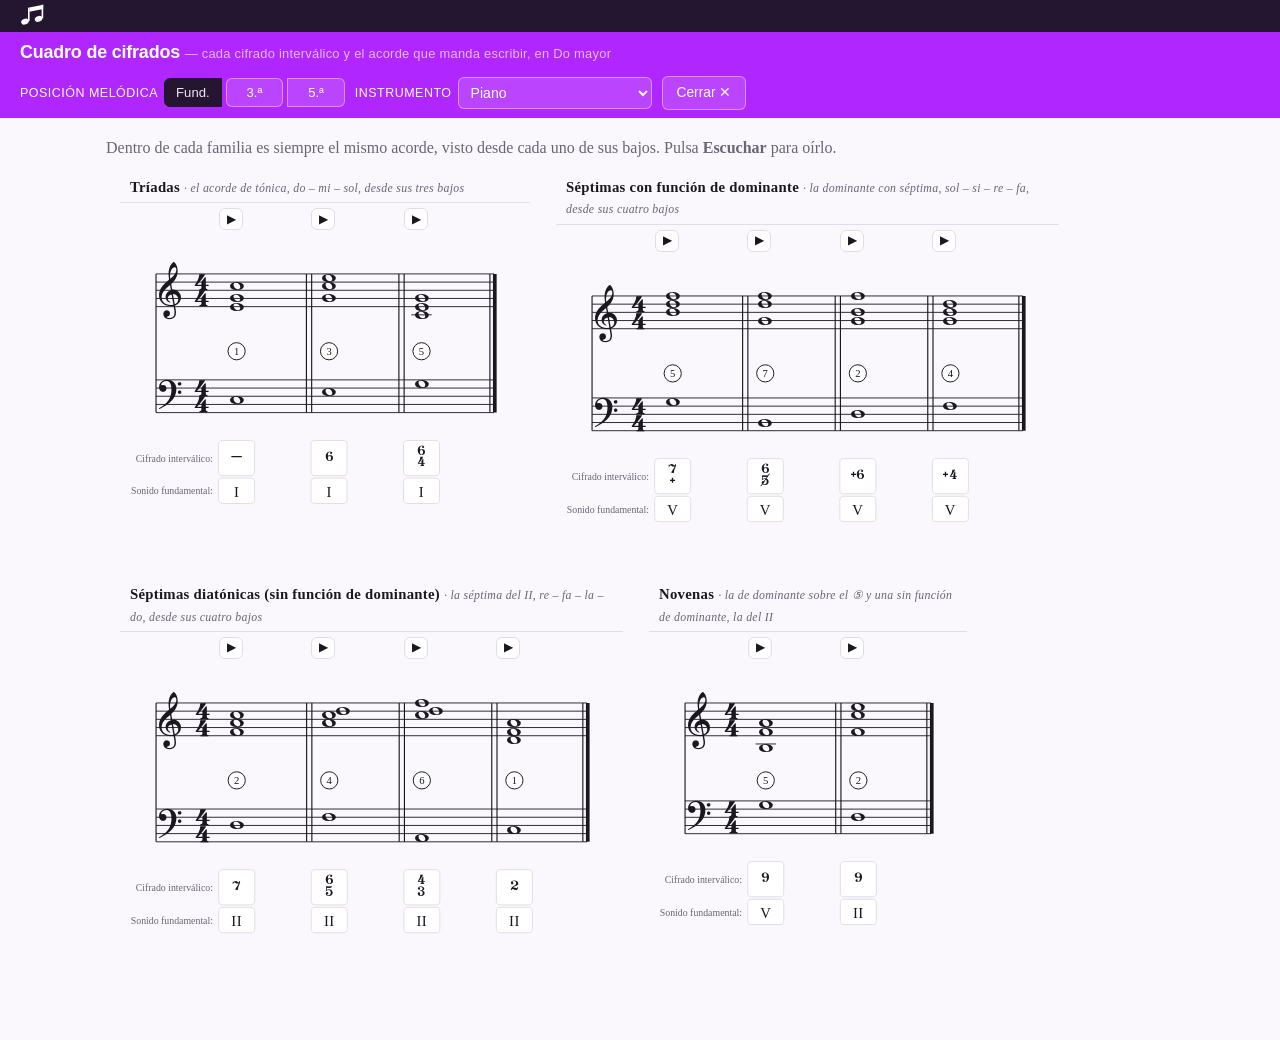
<file: cifrados.html>
<!DOCTYPE html>
<html lang="es">
<head>
  <meta charset="utf-8">
  <meta name="viewport" content="width=device-width, initial-scale=1">
  <title>Práctica armónica · Cuadro de cifrados</title>
  <meta name="description" content="Cada cifrado interválico con el acorde que produce en Do mayor, a cuatro voces y con sonido.">
  <meta property="og:title" content="Práctica armónica · Cuadro de cifrados">
  <meta property="og:description" content="Cada cifrado interválico con el acorde que produce en Do mayor.">
  <link rel="stylesheet" href="css/bravura.css?v=20261028-0742">
  <link rel="stylesheet" href="css/estilo.css?v=20261028-0742">
  <style>
    body { max-width: 1500px; }
    .cuadro { padding: 0 14px 26px; max-width: 1500px; margin: 0 auto; font-size: .92rem; }
    /* La cabecera se queda pegada arriba, como en la ventana de estructuras */
    /* La banda de esta ventana, además, se queda pegada arriba al desplazar: es la que
       dice de qué tema son las estructuras que estás mirando. El color y el texto los pone
       ya `estilo.css`; aquí solo se añade que sea pegajosa. */
    .cabecera { position: sticky; top: 0; z-index: 30;
                align-items: center; gap: 10px 16px; }
    .mandos-ayuda { display: flex; align-items: center; gap: 10px; flex: 0 0 auto; flex-wrap: wrap;
                    justify-content: flex-end; }
    .mandos-ayuda label { display: flex; align-items: center; gap: 6px;
                          font-size: .78rem; text-transform: uppercase; letter-spacing: .04em;
                          color: var(--tinta-suave); }
    #posicion { display: flex; gap: 0; }
    #posicion button { font: inherit; font-family: var(--fuente-ui); font-size: .82rem; padding: 4px 9px; cursor: pointer;
                       border: 1px solid var(--linea); background: var(--papel); color: var(--tinta); }
    #posicion button:first-child { border-radius: var(--radio-control) 0 0 var(--radio-control); }
    #posicion button:last-child { border-radius: 0 var(--radio-control) var(--radio-control) 0; }
    #posicion button.elegida { background: var(--acento); border-color: var(--acento); color: #fff; }
    .btn-volver { font: inherit; font-family: var(--fuente-ui); font-size: .86rem; padding: 6px 14px; border-radius: var(--radio-control);
                  border: 1px solid transparent; cursor: pointer; white-space: nowrap; }
    #titulo { margin: 0; }
    #titulo .quees { font-weight: 400; font-size: .72em; letter-spacing: .02em; opacity: .82; }
    .esquema { margin: 0 0 5px; padding: 4px 10px; background: transparent; border-bottom: 1px solid var(--linea); border-radius: 0;
               font-size: .92rem; letter-spacing: .02em; }
    .esquema .acorde-familia { font-size: .74rem; font-style: italic; color: var(--tinta-suave); }
    .piezas { display: flex; flex-wrap: wrap; gap: 18px 26px; align-items: flex-start; }
    .pieza { display: flex; flex-direction: column; flex: 0 0 auto; min-width: 0; max-width: 100%; }
    /* La tira de botones es un renglón de alto con cada botón colocado sobre su acorde */
    .cabeza-pieza { position: relative; height: 24px; margin-bottom: 1px; }
    .btn-acorde { position: absolute; top: 0; padding: 0; width: 24px; height: 22px;
                  display: inline-flex; align-items: center; justify-content: center;
                  font-size: .7rem; }
    .pieza .pent { overflow-x: auto; -webkit-overflow-scrolling: touch; }
    .pieza .pent svg { max-width: none; height: auto; }
    .btn-sonar { font: inherit; font-family: var(--fuente-ui); font-size: .74rem; line-height: 1.5; padding: 2px 9px;
                 border-radius: var(--radio-control); cursor: pointer; flex: 0 0 auto; white-space: nowrap; align-self: flex-start; }
    
    .btn-sonar.sonando { background: var(--marca); color: var(--marca-texto); border-color: var(--marca); }
    #aviso { margin: 16px; color: #8a2b2b; }
  </style>
</head>
<body>
  <nav class="barra-app" aria-label="Secciones">
    <span class="marca" title="Práctica armónica"><svg class="logo-nota" viewBox="0 0 26 24" width="26" height="24" aria-hidden="true" focusable="false"><polygon points="9.4,3.6 23.2,0.8 23.2,5.0 9.4,7.8"/><rect x="8.0" y="3.6" width="1.6" height="13.4"/><rect x="21.6" y="0.8" width="1.6" height="13.4"/><ellipse cx="5.0" cy="17.6" rx="3.9" ry="2.8" transform="rotate(-20 5 17.6)"/><ellipse cx="18.6" cy="14.8" rx="3.9" ry="2.8" transform="rotate(-20 18.6 14.8)"/></svg></span>
    <!-- SIN ENLACES (decisión 234, Diego 2/10/2026: «es necesario ocultar los enlaces
         que aparecen en la banda oscura superior, para que los estudiantes no pulsen allí
         esperando regresar al fragmento en el que estaban trabajando»). Esta ventana se abre
         DESDE el ejercicio y se vuelve con «Cerrar», que le devuelve el foco. Un enlace aquí
         no lleva de vuelta: abre la aplicación de cero en esta misma ventana y se lleva por
         delante lo que el alumno estuviera escribiendo. Queda el logotipo, que identifica el
         sitio y no hace nada. -->
  </nav>

  <header class="cabecera">
    <div class="cabecera-texto">
      <h1 id="titulo">Cuadro de cifrados <span class="quees">— cada cifrado interválico y el acorde que manda escribir, en Do mayor</span></h1>
    </div>
    <div class="mandos-ayuda">
      <label>Posición melódica
        <span id="posicion">
          <button type="button" data-rot="0" class="elegida" title="La soprano lleva la fundamental del acorde (posición de octava)">Fund.</button>
          <button type="button" data-rot="1" title="La soprano lleva la tercera del acorde (posición de décima)">3.ª</button>
          <button type="button" data-rot="2" title="La soprano lleva la quinta del acorde">5.ª</button>
        </span>
      </label>
      <label>Instrumento
        <select id="instrumento" aria-label="Elegir instrumento"></select>
      </label>
      <button type="button" id="btn-volver" class="btn-volver" title="Volver a la práctica">Cerrar &#10005;</button>
    </div>
  </header>

  <div class="envoltorio">
    <p class="instruccion">Dentro de cada familia es siempre el mismo acorde, visto desde cada uno de sus bajos. Pulsa <b>Escuchar</b> para oírlo.</p>


  <p id="aviso" hidden></p>
  <main class="cuadro" id="cuadro"></main>

  <noscript><p class="instruccion" style="margin:24px 16px">Esta página necesita JavaScript.</p></noscript>
  </div>

  <script src="js/teoria.js?v=20261028-0742"></script>
  <script src="js/reglas.js?v=20261028-0742"></script>
  <script src="js/ejercicios.js?v=20261028-0742"></script>
  <script src="js/partitura.js?v=20261028-0742"></script>
  <script src="js/realizacion.js?v=20261028-0742"></script>
  <script src="js/tecnicas.js?v=20261028-0742"></script>
  <script src="js/sonido.js?v=20261028-0742"></script>
  <script src="js/cifrados.js?v=20261028-0742"></script>
</body>
</html>
</file>
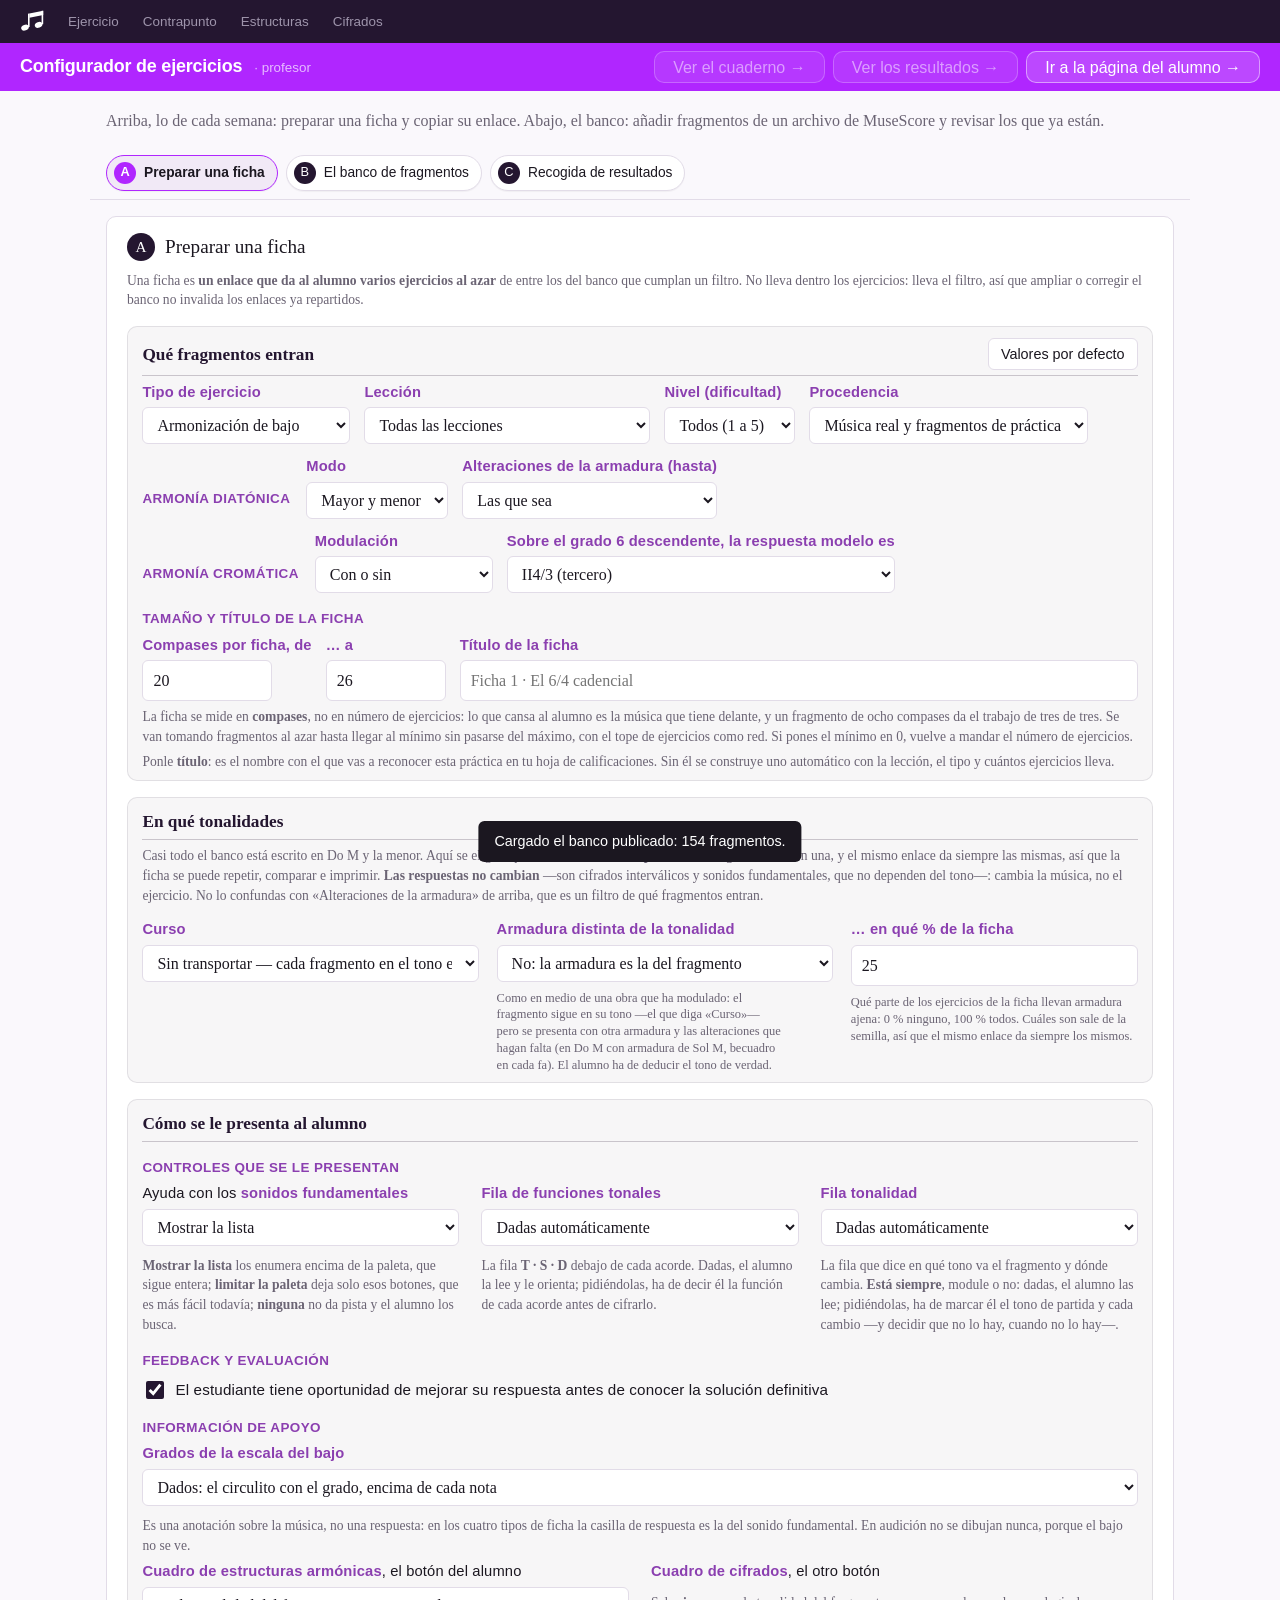
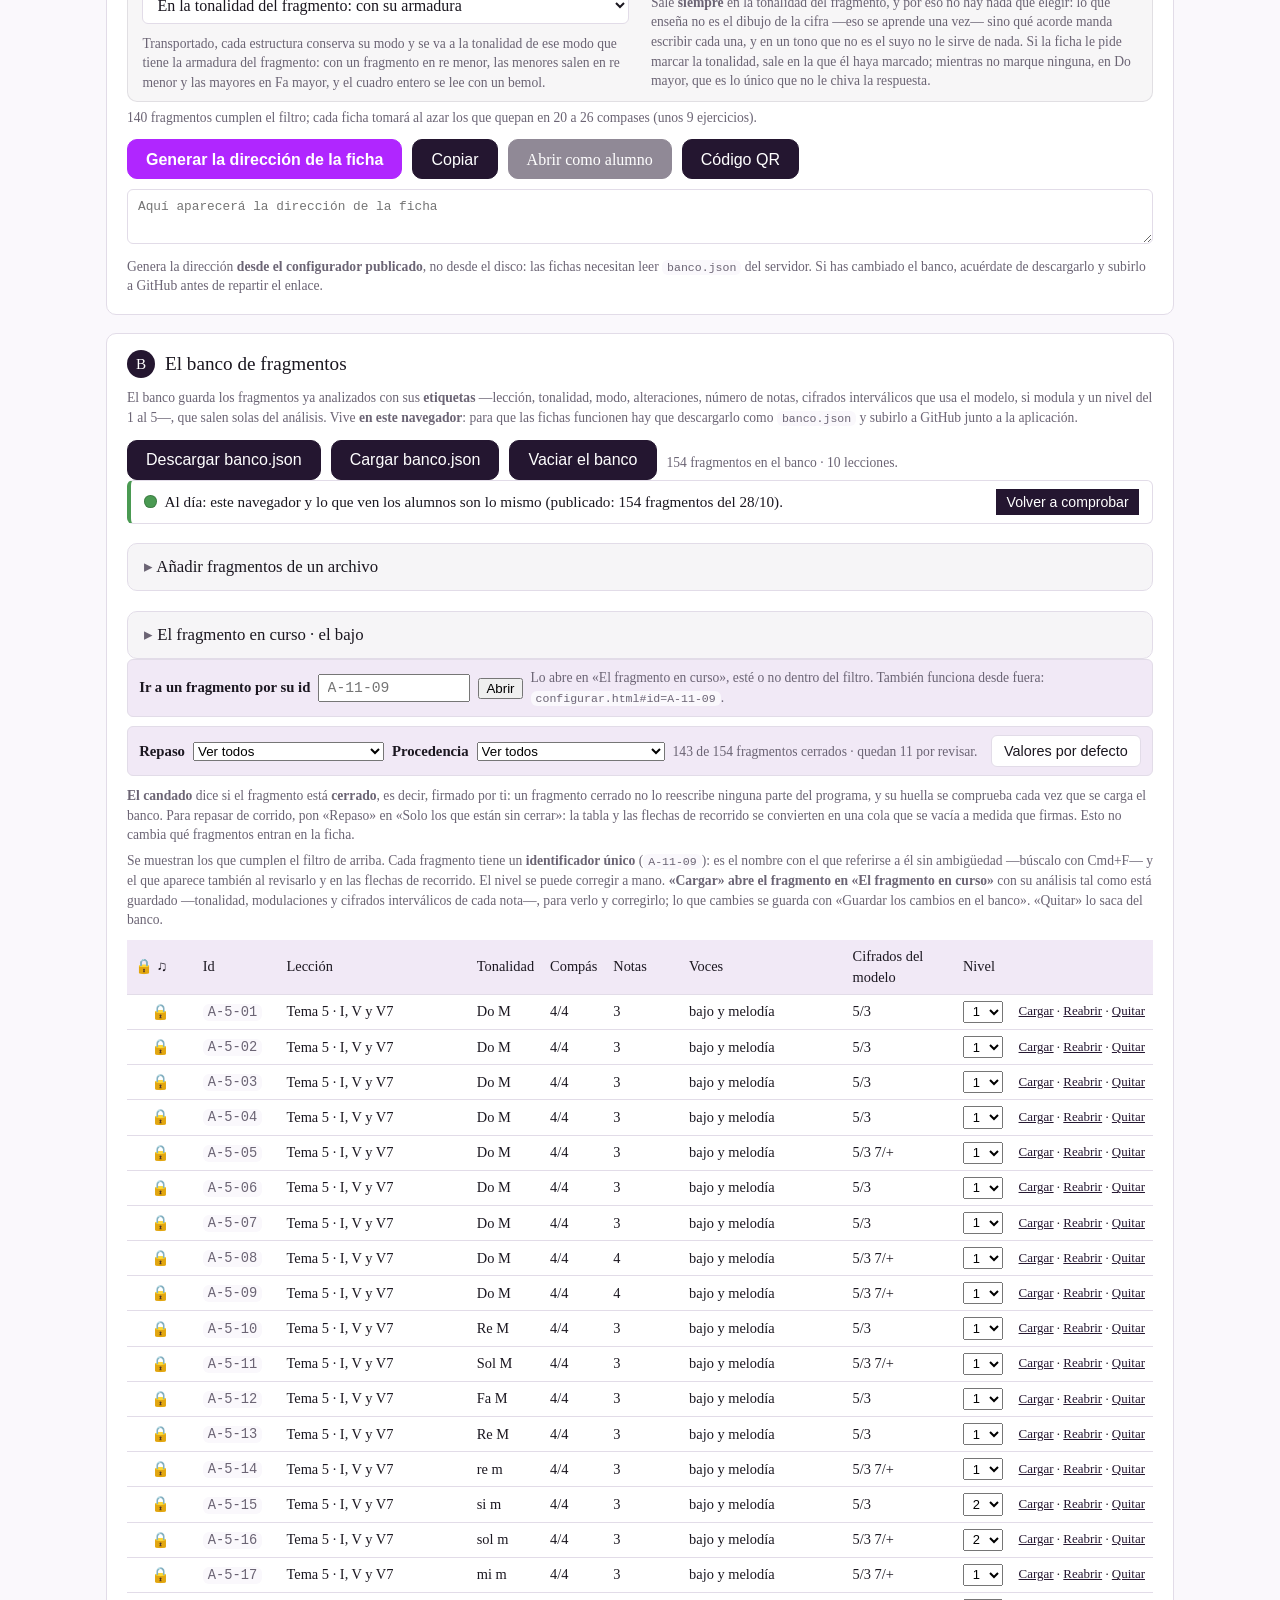
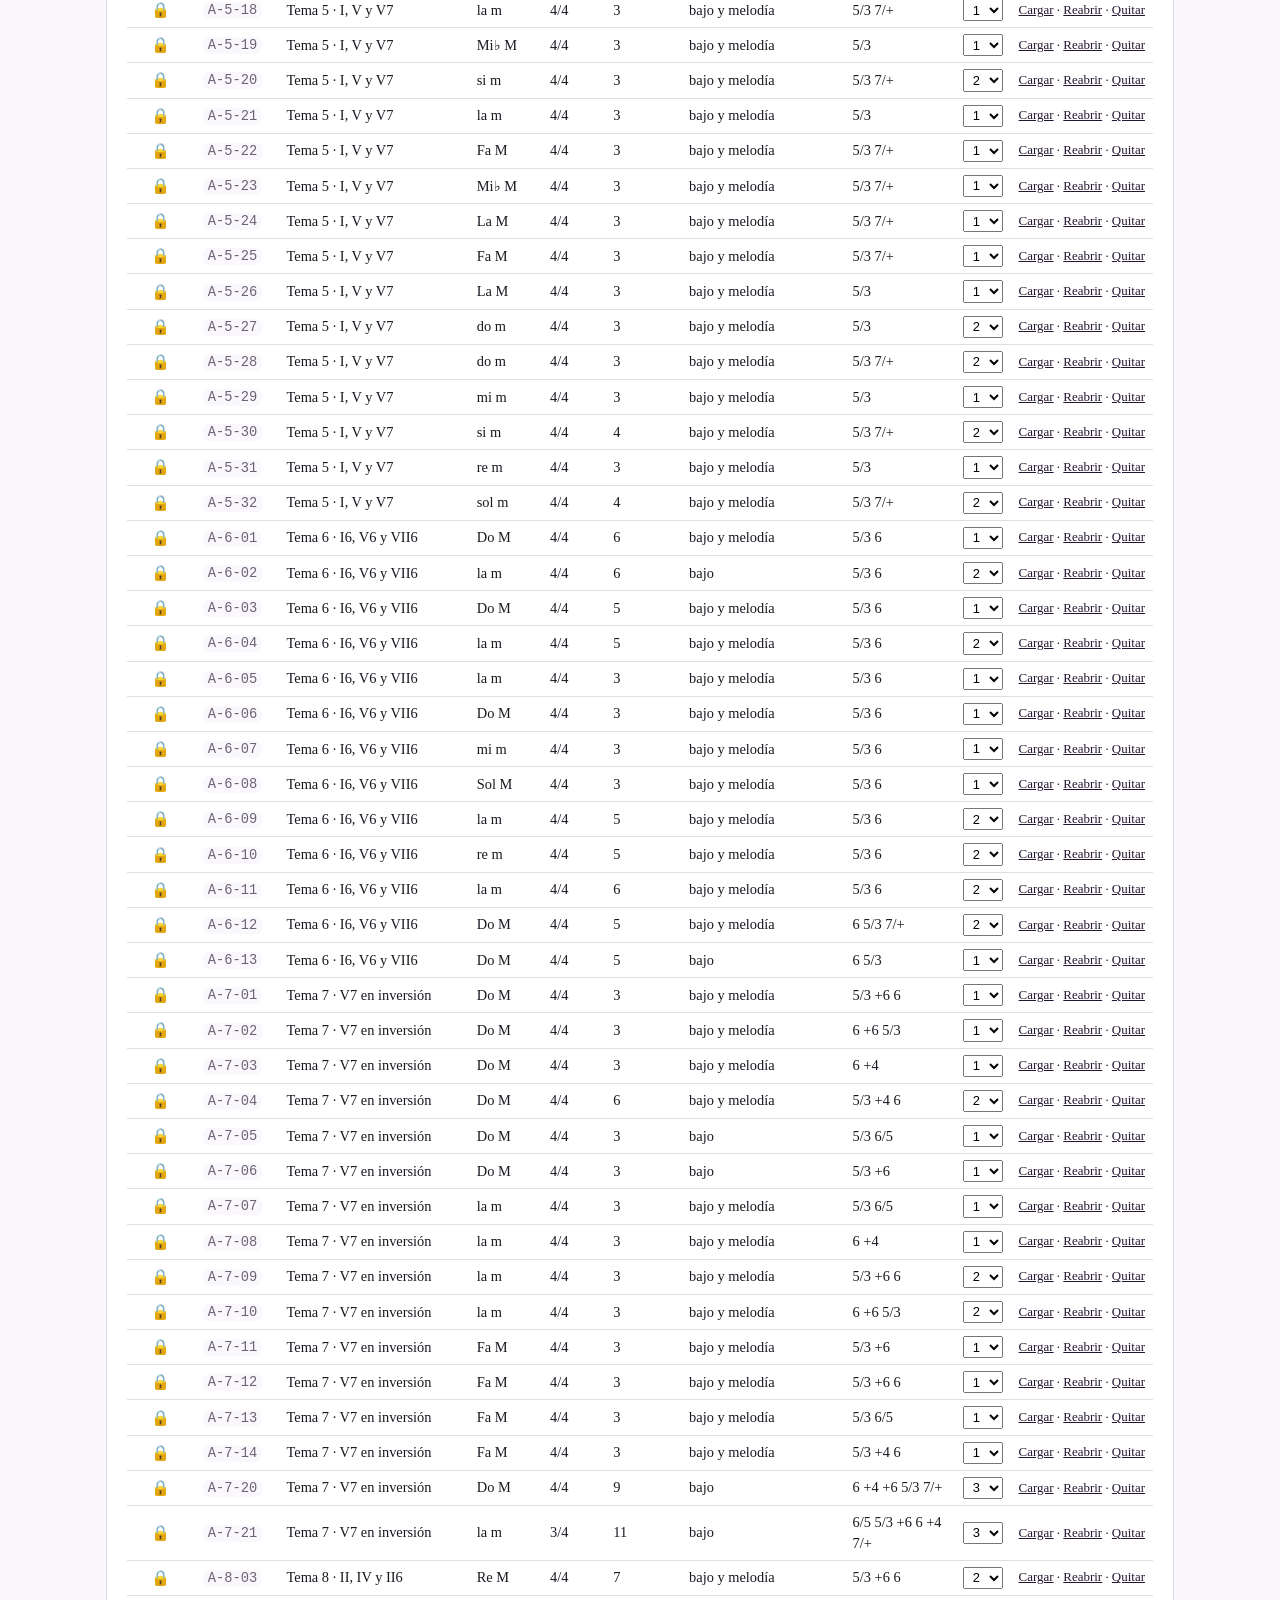
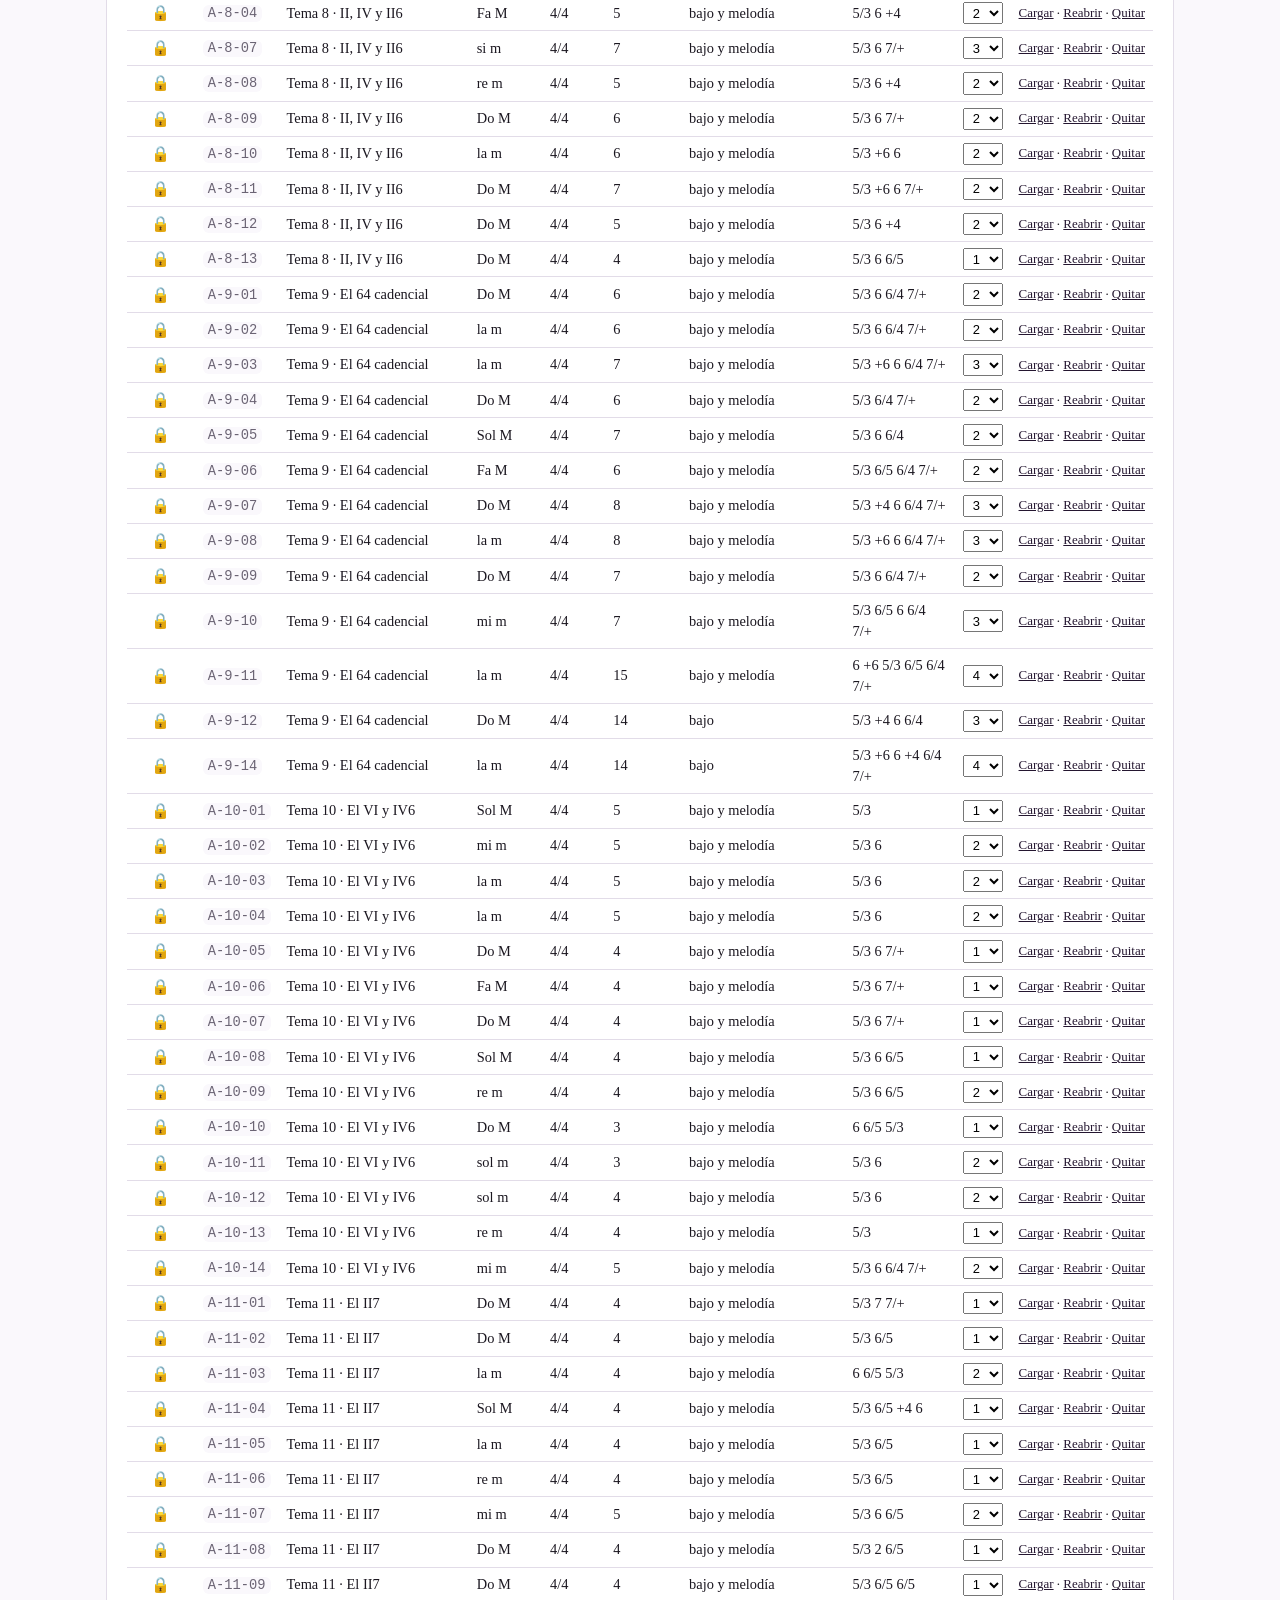
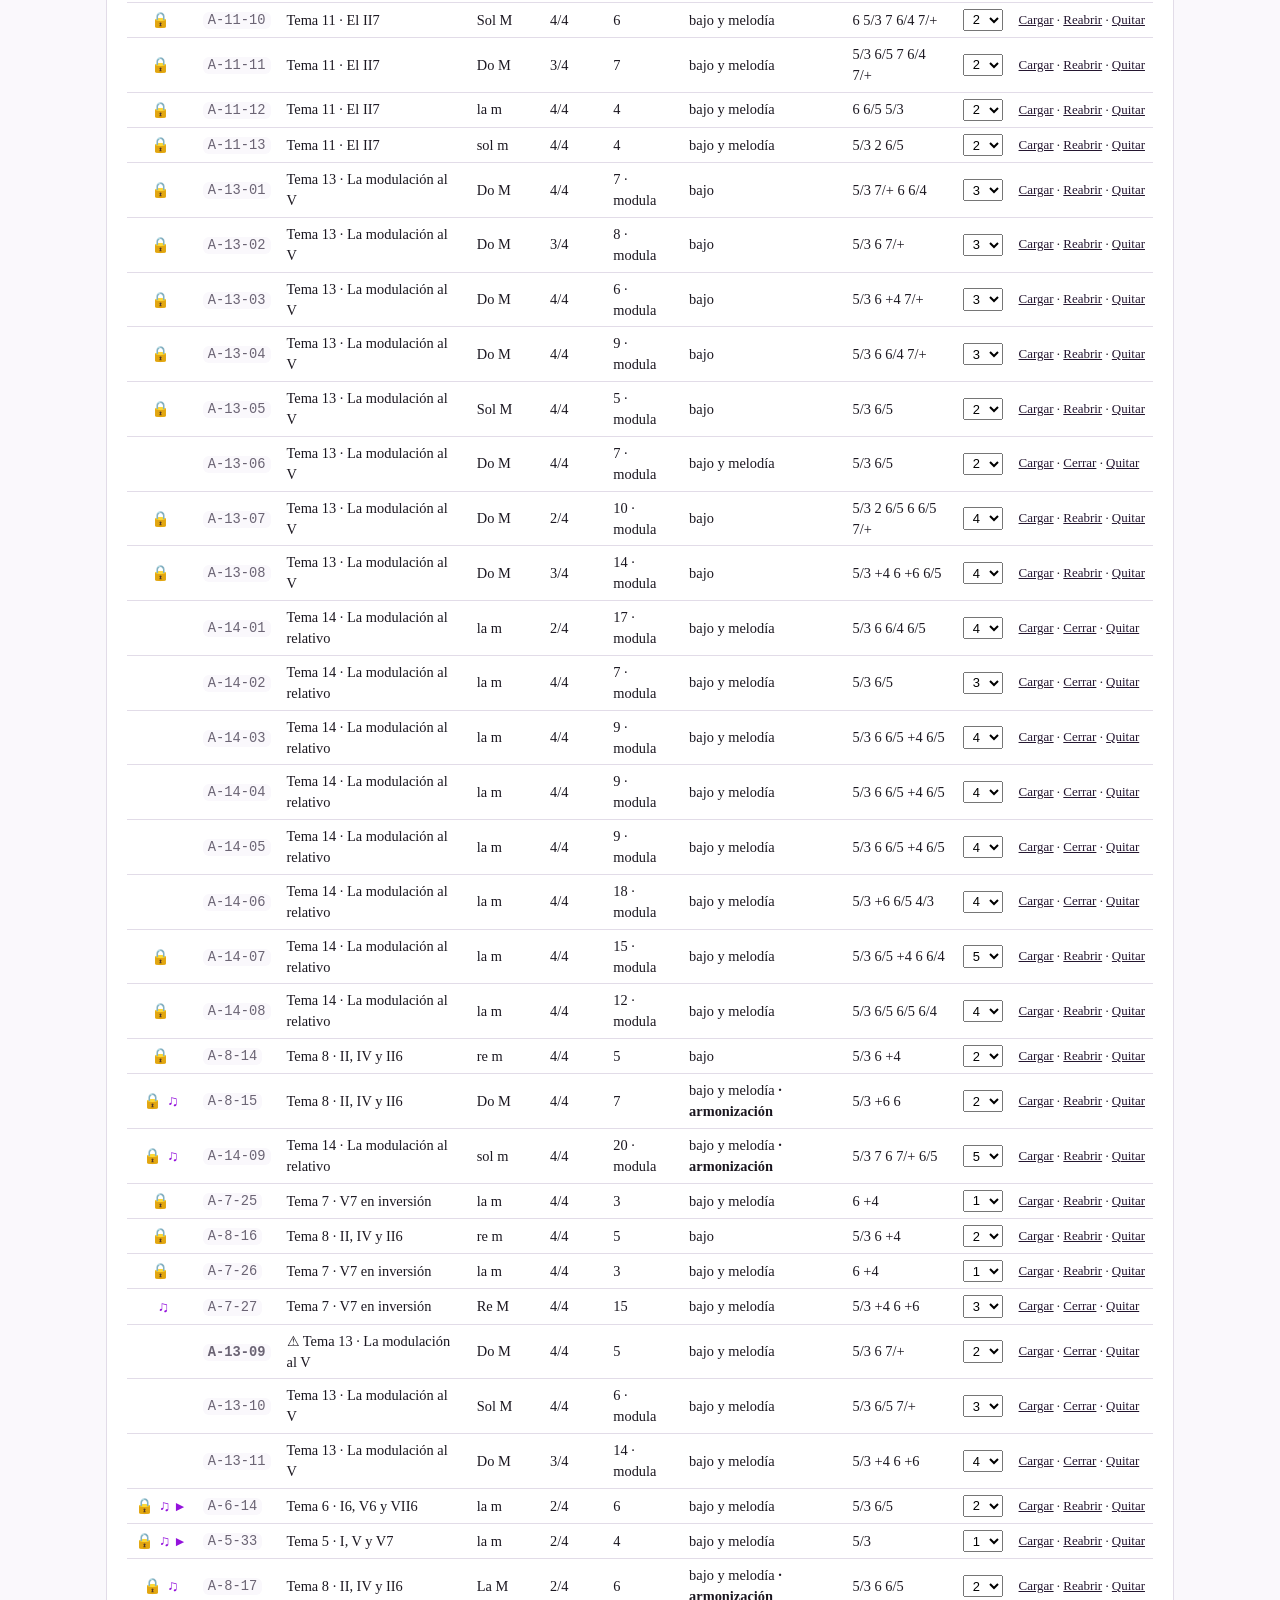
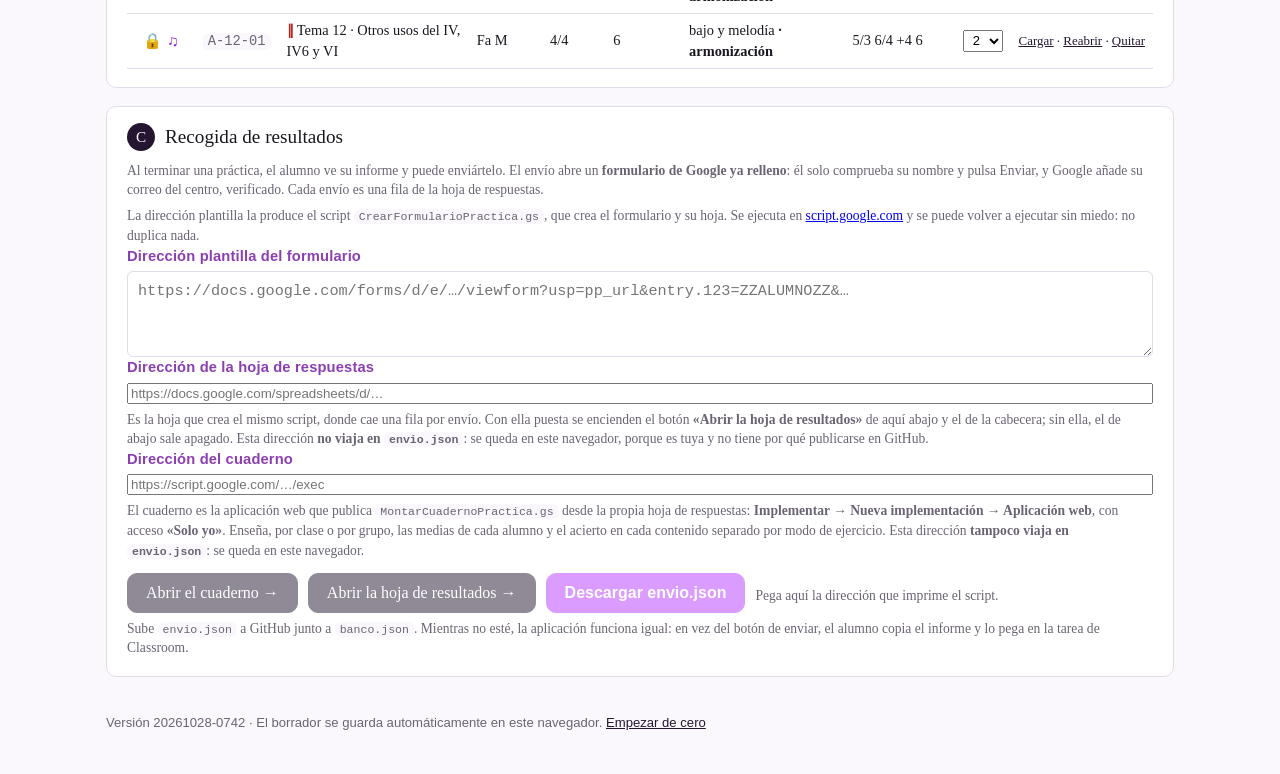
<file: configurar.html>
<!DOCTYPE html>
<html lang="es">
<head>
  <meta charset="utf-8">
  <meta name="viewport" content="width=device-width, initial-scale=1">
  <title>Práctica armónica · Configurador</title>
  <link rel="stylesheet" href="css/bravura.css?v=20261028-0742">
  <link rel="stylesheet" href="css/estilo.css?v=20261028-0742">
</head>
<body class="configurador">
  <nav class="barra-app" aria-label="Secciones">
    <span class="marca" title="Práctica armónica"><svg class="logo-nota" viewBox="0 0 26 24" width="26" height="24" aria-hidden="true" focusable="false"><polygon points="9.4,3.6 23.2,0.8 23.2,5.0 9.4,7.8"/><rect x="8.0" y="3.6" width="1.6" height="13.4"/><rect x="21.6" y="0.8" width="1.6" height="13.4"/><ellipse cx="5.0" cy="17.6" rx="3.9" ry="2.8" transform="rotate(-20 5 17.6)"/><ellipse cx="18.6" cy="14.8" rx="3.9" ry="2.8" transform="rotate(-20 18.6 14.8)"/></svg></span>
    <a href="index.html">Ejercicio</a>
    <a href="contrapunto.html">Contrapunto</a>
    <a href="estructuras.html">Estructuras</a>
    <a href="cifrados.html">Cifrados</a>
  </nav>

  <header class="cabecera">
    <div class="cabecera-texto">
      <h1>Configurador de ejercicios</h1>
      <span class="quees">· profesor</span>
    </div>
    <span class="accesos-cabecera">
      <!-- El cuaderno, DELANTE de los resultados (Diego, 7/10/2026): el panel que enseña una
           clase de un vistazo. Va primero porque es lo que se mira a diario; la hoja de
           respuestas es para comprobar entregas sueltas.
           SIEMPRE A LA VISTA (Diego, 13/10/2026: «asegúrate de que hay un botón en el
           configurador que lleve a ella en todo momento»). Antes desaparecía cuando su
           dirección no estaba guardada en ese navegador, de modo que al limpiar la caché o
           al abrir el configurador en otro ordenador no quedaba ni rastro de por dónde se
           llegaba. Ahora el botón está siempre: con la dirección puesta abre el cuaderno en
           otra pestaña; sin ella, baja a la casilla donde se pega, y el globo lo dice. -->
      <a id="btn-cuaderno" class="enlace-boton" href="#paso-envio" rel="noopener">Ver el cuaderno →</a>
      <!-- Los resultados que envían los alumnos, a un toque (Diego, 28/9/2026): la hoja de
           respuestas del formulario. Mismo comportamiento que el de al lado. -->
      <a id="btn-resultados" class="enlace-boton" href="#paso-envio" rel="noopener">Ver los resultados →</a>
      <a class="enlace-boton" href="index.html">Ir a la página del alumno →</a>
    </span>
  </header>

  <div class="envoltorio">
    <p class="instruccion">Arriba, lo de cada semana: preparar una ficha y copiar su enlace. Abajo, el banco: añadir fragmentos de un archivo de MuseScore y revisar los que ya están.</p>

    <!-- SALTO A CADA SECCIÓN (Diego, 30/9/2026: «tres botones al comienzo de la página
         que se mantengan visibles y que permitan saltar a cada una de las tres
         secciones»). Se quedan pegados arriba al bajar, y el que está en pantalla se
         marca solo. Son enlaces de toda la vida: funcionan aunque no haya JavaScript. -->
    <nav class="saltos" aria-label="Secciones del configurador">
      <a href="#paso-ficha"><span class="num">A</span> Preparar una ficha</a>
      <a href="#paso-banco"><span class="num">B</span> El banco de fragmentos</a>
      <a href="#paso-envio"><span class="num">C</span> Recogida de resultados</a>
    </nav>


  <main>

    <!-- ===================================================================
         A · PREPARAR UNA FICHA
         Es lo que se hace cada semana, así que va primero (decisión 66).
         Aquí están TODAS las opciones de la ficha: antes cuatro de ellas
         vivían en el antiguo paso 3 y se aplicaban a la ficha sin que se
         viera, que era el reparto más confuso de la interfaz.
         =================================================================== -->
    <section class="paso" id="paso-ficha">
      <h2><span class="num">A</span> Preparar una ficha</h2>
      <p class="ayuda">Una ficha es <b>un enlace que da al alumno varios ejercicios al azar</b> de entre los del banco que cumplan un filtro. No lleva dentro los ejercicios: lleva el filtro, así que ampliar o corregir el banco no invalida los enlaces ya repartidos.</p>

      <div id="banco-cuerpo" hidden>
        <!-- Las dos mitades de la ficha, sombreadas para que se distingan de un vistazo:
             qué entra (el filtro) y cómo se le presenta (lo que ve el alumno). -->
        <div class="bloque-opciones" id="bloque-filtro">
        <!-- DEVOLVER LOS FILTROS A SU SITIO (decisión 211, Diego 30/9/2026). Arriba a la
             derecha del bloque, porque es lo que se hace ANTES de empezar una ficha nueva.
             Solo toca este bloque: lo que ve el alumno y el banco se quedan como están. -->
        <h3 class="titulo-con-boton"><span id="titulo-filtro">Qué fragmentos entran</span>
          <button type="button" id="btn-filtro-defecto" class="boton-pequeno"
            title="Devuelve todos los selectores de este bloque a su opción por defecto">Valores por defecto</button></h3>
        <!-- EL FILTRO, POR GRUPOS (decisión 230, Diego 2/10/2026). Primero lo que no es
             música —qué ejercicio, de qué lección, de qué dificultad y de dónde sale—,
             después la armonía diatónica, después la cromática, y al final el tamaño y el
             nombre de la ficha. Apretado a propósito: son once controles y antes ocupaban
             media pantalla. -->
        <div class="fila-campos fila-apretada">
          <label class="campo">
            <span>Tipo de ejercicio</span>
            <select id="ficha-modo"></select>
          </label>
          <label class="campo solo-banco">
            <span>Lección</span>
            <select id="ficha-leccion"><option value="">Todas</option></select>
          </label>
          <!-- LA VARIANTE DE LA LECCIÓN (decisión 265, Diego 16/10/2026). No es una lección
               nueva: es un recorte de la elegida —hoy solo el tema 5—, que deja fuera los
               fragmentos cuyo modelo usa el V7 y le quita ese cifrado a la paleta del
               alumno. Sale solo cuando la lección elegida tiene variante, y por eso no
               lleva `solo-banco`: lo enseña y lo esconde `mandoVariante()`. -->
          <label class="campo campo-linea" id="ficha-variante-campo" hidden>
            <input id="ficha-sin-septima" type="checkbox">
            <span id="ficha-variante-texto">Variante</span>
          </label>
          <label class="campo solo-banco">
            <span>Nivel (dificultad)</span>
            <select id="ficha-nivel">
              <option value="1-5">Todos (1 a 5)</option>
              <option value="1-2">Fácil (1 y 2)</option>
              <option value="2-3">Medio (2 y 3)</option>
              <option value="3-5">Difícil (3 a 5)</option>
            </select>
          </label>
          <!-- MÚSICA REAL O ESQUEMA (decisión 210, Diego 30/9/2026). Un fragmento es
               «música real» cuando tiene obra: viene de una partitura y lo dice (198). -->
          <label class="campo solo-banco">
            <span>Procedencia</span>
            <select id="ficha-musica">
              <option value="">Música real y fragmentos de práctica</option>
              <option value="real">Solo música real</option>
              <option value="practica">Solo fragmentos de práctica</option>
            </select>
          </label>
        </div>

        <div class="grupo-en-linea solo-banco">
        <h4 class="rotulo-grupo">Armonía diatónica</h4>
        <div class="fila-campos fila-apretada">
          <label class="campo">
            <span>Modo</span>
            <select id="ficha-modotonal">
              <option value="">Mayor y menor</option>
              <option value="mayor">Solo mayor</option>
              <option value="menor">Solo menor</option>
            </select>
          </label>
          <label class="campo">
            <span>Alteraciones de la armadura (hasta)</span>
            <select id="ficha-alteraciones">
              <option value="7">Las que sea</option>
              <option value="0">Ninguna</option>
              <option value="1">Una</option>
              <option value="2">Dos</option>
              <option value="3">Tres</option>
            </select>
          </label>
        </div>
        </div>

        <div class="grupo-en-linea solo-banco">
        <h4 class="rotulo-grupo">Armonía cromática</h4>
        <div class="fila-campos fila-apretada">
          <label class="campo">
            <span>Modulación</span>
            <select id="ficha-modula">
              <option value="">Con o sin</option>
              <option value="no">Sin modulación</option>
              <option value="si">Solo con modulación</option>
            </select>
          </label>
          <!-- Viene de «Cómo se le presenta al alumno» (decisión 230): no es una manera de
               presentar nada, es qué armonía se da por buena, y eso es de aquí. -->
          <label class="campo">
            <span>Sobre el grado 6 descendente, la respuesta modelo es</span>
            <select id="ficha-preferir">
              <option value="">II4/3 (tercero)</option>
              <option value="II|+6">+6, dominante secundaria del V (cuarto)</option>
              <option value="!II|+6">+6 obligatorio: el II4/3 no vale</option>
            </select>
          </label>
        </div>
        </div>

        <!-- LA FICHA DE CONTRAPUNTO (decisión 262). Contrapunto no sale del banco: sus
             ejercicios se generan, de modo que su filtro no dice qué fragmentos entran sino
             qué se sortea. Vive DENTRO de este bloque a propósito: así «Valores por defecto»
             lo alcanza y el título de la ficha, que es común a todas, queda justo debajo. -->
        <div id="bloque-contrapunto" hidden>
          <h4 class="rotulo-grupo">Qué ejercicios de contrapunto entran</h4>
          <p class="ayuda">Contrapunto <b>no sale del banco</b>: cada ejercicio se genera. La ficha lleva el filtro —qué ejercicio, qué retardos, en qué tonalidades y cuántos—, así que cada alumno recibe un sorteo distinto, con los ejercicios <b>separados unos de otros</b> para que no pueda transportar la solución anterior.</p>
          <div class="fila-campos fila-apretada">
            <label class="campo">
              <span>Ejercicio</span>
              <select id="cp-ejercicio">
                <option value="celula" selected>Retardo suelto</option>
                <option value="cadena">Cadena de retardos</option>
              </select>
            </label>
            <label class="campo campo-estrecho">
              <span>Cuántos</span>
              <input id="cp-n" type="number" min="1" max="20" value="8">
            </label>
            <label class="campo cp-celula">
              <span>Qué nota se da</span>
              <select id="cp-dada">
                <option value="ambas" selected>Las dos direcciones</option>
                <option value="retardada">La nota retardada</option>
                <option value="real">La nota real</option>
              </select>
            </label>
            <label class="campo cp-celula">
              <span>Dificultad</span>
              <select id="cp-nivel">
                <option value="facil" selected>Se dice el tipo de retardo</option>
                <option value="dificil">No se dice el tipo</option>
              </select>
            </label>
          </div>
          <div class="fila-campos fila-apretada cp-celula">
            <div class="campo campo-ancho">
              <span>Tipos de retardo</span>
              <div id="cp-tipos" class="repertorio-opciones"></div>
              <span class="ayuda">Sin marcar ninguno entran los tres, mezclados y repartidos por turnos.</span>
            </div>
          </div>
          <div class="fila-campos fila-apretada cp-cadena" hidden>
            <div class="campo campo-ancho">
              <span>Cuántos retardos tiene la cadena</span>
              <div id="cp-largos" class="repertorio-opciones"></div>
              <span class="ayuda">Sin marcar ninguno salen de dos a cuatro, al azar. Todas acaban en cadencia compuesta, perfecta o imperfecta.</span>
            </div>
            <!-- QUÉ VOZ SE LE DA (decisión 266, Diego 16/10/2026): «que la melodía
                 propuesta pueda ser tanto la inferior como la superior». -->
            <label class="campo cp-cadena">
              <span>Qué voz se da</span>
              <select id="cp-voz">
                <option value="azar" selected>Una de las dos, al azar</option>
                <option value="baja">La inferior (escribe la superior)</option>
                <option value="alta">La superior (escribe la inferior)</option>
              </select>
            </label>
          </div>
          <div class="fila-campos fila-apretada">
            <div class="campo campo-ancho">
              <span>Tonalidades</span>
              <div id="cp-tonos" class="repertorio-opciones"></div>
              <span class="ayuda">Sin marcar ninguna entran las diez del curso. Aquí no hay transporte: cada ejercicio se genera ya en su tonalidad.</span>
            </div>
          </div>
          <p class="ayuda" id="cp-cuenta"></p>
          <p class="ayuda">Esta ficha <b>no necesita <code>banco.json</code></b>: los ejercicios los genera la propia página del alumno. Basta con que la aplicación esté publicada.</p>
        </div>

        <h4 class="rotulo-grupo" id="rotulo-tamano">Tamaño y título de la ficha</h4>
        <div class="fila-campos fila-apretada">
          <!-- El tamaño de la ficha se mide en COMPASES, no en número de ejercicios
               (decisiones 127 y 191): da igual si salen repartidos en fragmentos de dos
               compases o en uno solo que los incluya todos. -->
          <label class="campo campo-estrecho solo-banco">
            <span>Compases por ficha, de</span>
            <input id="ficha-compases-min" type="number" min="0" max="120" value="20">
          </label>
          <label class="campo campo-estrecho solo-banco">
            <span>… a</span>
            <input id="ficha-compases-max" type="number" min="1" max="120" value="26">
          </label>
          <label class="campo campo-ancho">
            <span>Título de la ficha</span>
            <input id="ficha-titulo" type="text" placeholder="Ficha 1 · El 6/4 cadencial">
          </label>
        </div>
        <p class="ayuda solo-banco">La ficha se mide en <b>compases</b>, no en número de ejercicios: lo que cansa al alumno es la música que tiene delante, y un fragmento de ocho compases da el trabajo de tres de tres. Se van tomando fragmentos al azar hasta llegar al mínimo sin pasarse del máximo, con el tope de ejercicios como red. Si pones el mínimo en 0, vuelve a mandar el número de ejercicios.</p>
        <p class="ayuda">Ponle <b>título</b>: es el nombre con el que vas a reconocer esta práctica en tu hoja de calificaciones. Sin él se construye uno automático con la lección, el tipo y cuántos ejercicios lleva.</p>
        </div>

        <!-- Transporte (decisión 102). Ojo con no confundirlo con el filtro de arriba:
             aquel elige QUÉ fragmentos entran, por la armadura con que están escritos;
             este dice a QUÉ TONALIDAD se transportan al dárselos al alumno. -->
        <div class="bloque-opciones solo-banco">
        <h3>En qué tonalidades</h3>
        <p class="ayuda">Casi todo el banco está escrito en Do M y la menor. Aquí se elige a qué tonalidades se <b>transporta</b>: cada fragmento sale en una, y el mismo enlace da siempre las mismas, así que la ficha se puede repetir, comparar e imprimir. <b>Las respuestas no cambian</b> —son cifrados interválicos y sonidos fundamentales, que no dependen del tono—: cambia la música, no el ejercicio. No lo confundas con «Alteraciones de la armadura» de arriba, que es un filtro de qué fragmentos entran.</p>
        <div class="fila-campos fila-arriba">
          <label class="campo campo-ancho">
            <span>Curso</span>
            <select id="ficha-curso">
              <option value="">Sin transportar — cada fragmento en el tono en que está</option>
              <option value="2">1.º de Armonía — hasta 2 alteraciones</option>
              <option value="3">2.º de Armonía — hasta 3 alteraciones</option>
              <option value="5">1.º de Análisis / Fundamentos de composición — hasta 5</option>
              <option value="7">2.º de Análisis / Fundamentos de composición — hasta 7</option>
              <option value="x">A medida — solo las marcadas aquí abajo</option>
            </select>
          </label>
          <!-- Junto a «Curso», porque las dos cosas ajustan lo mismo: en qué tono se ve el
               fragmento y con qué armadura se escribe (Diego, 29/9/2026, decisión 185). -->
          <label class="campo campo-ancho">
            <span>Armadura distinta de la tonalidad</span>
            <select id="ficha-armadura">
              <option value="0" selected>No: la armadura es la del fragmento</option>
              <option value="1">2.º de Armonía — hasta 1 alteración de diferencia</option>
              <option value="2">1.º de Análisis / Fundamentos de composición — hasta 2</option>
              <option value="3">2.º de Análisis / Fundamentos de composición — hasta 3</option>
            </select>
            <small class="ayuda-campo">Como en medio de una obra que ha modulado: el fragmento sigue en su tono —el que diga «Curso»— pero se presenta con otra armadura y las alteraciones que hagan falta (en Do M con armadura de Sol M, becuadro en cada fa). El alumno ha de deducir el tono de verdad.</small>
          </label>
          <label class="campo">
            <span>… en qué % de la ficha</span>
            <input id="ficha-armadura-pct" type="number" min="0" max="100" step="1" value="25">
            <small class="ayuda-campo">Qué parte de los ejercicios de la ficha llevan armadura ajena: 0 % ninguno, 100 % todos. Cuáles son sale de la semilla, así que el mismo enlace da siempre los mismos.</small>
          </label>
        </div>
        <div id="ficha-tonos-caja" hidden>
          <p class="ayuda" style="margin-bottom:.2rem"><b>Mayores</b></p>
          <div id="ficha-tonos-mayor" class="repertorio-opciones"></div>
          <p class="ayuda" style="margin-bottom:.2rem"><b>Menores</b></p>
          <div id="ficha-tonos-menor" class="repertorio-opciones"></div>
          <p class="ayuda" id="ficha-tonos-aviso"></p>
        </div>
        </div>

        <div class="bloque-opciones solo-banco">
        <h3>Cómo se le presenta al alumno</h3>

        <!-- TRES GRUPOS (decisión 230, Diego 2/10/2026): qué mandos tiene delante, cómo se
             le corrige y qué ayuda puede abrir. -->
        <h4 class="rotulo-grupo">Controles que se le presentan</h4>
        <!-- TRES COLUMNAS IGUALES (decisión 231, Diego 2/10/2026): el nombre corto en el
             desplegable y el matiz debajo, en texto normal. Las opciones largas hacían el
             control tan ancho que no cabían tres en un renglón, y además el matiz leído
             dentro de un desplegable cerrado no se lee: se adivina. -->
        <div class="fila-campos fila-tres">
          <label class="campo">
            <span class="rotulo-mixto">Ayuda con los <b>sonidos fundamentales</b></span>
            <select id="ficha-ayuda-grados">
              <option value="lista" selected>Mostrar la lista</option>
              <option value="paleta">Limitar la paleta</option>
              <option value="ninguna">Ninguna</option>
            </select>
            <span class="ayuda"><b>Mostrar la lista</b> los enumera encima de la paleta, que sigue entera; <b>limitar la paleta</b> deja solo esos botones, que es más fácil todavía; <b>ninguna</b> no da pista y el alumno los busca.</span>
          </label>
          <label class="campo">
            <span>Fila de funciones tonales</span>
            <select id="ficha-funciones">
              <option value="dadas" selected>Dadas automáticamente</option>
              <option value="pedir">Pedirlas</option>
            </select>
            <span class="ayuda">La fila <b>T · S · D</b> debajo de cada acorde. Dadas, el alumno la lee y le orienta; pidiéndolas, ha de decir él la función de cada acorde antes de cifrarlo.</span>
          </label>
          <label class="campo">
            <span>Fila tonalidad</span>
            <select id="ficha-tonalidades">
              <option value="dadas" selected>Dadas automáticamente</option>
              <option value="pedir">Pedirlas</option>
            </select>
            <span class="ayuda">La fila que dice en qué tono va el fragmento y dónde cambia. <b>Está siempre</b>, module o no: dadas, el alumno las lee; pidiéndolas, ha de marcar él el tono de partida y cada cambio —y decidir que no lo hay, cuando no lo hay—.<span id="ficha-tonalidades-audicion" hidden> <b>En reconocimiento auditivo se dan siempre</b>, aunque aquí ponga «pedirlas»: lo que se evalúa es la función, no el oído absoluto.</span></span>
          </label>
          <label class="campo" id="campo-bajo-audicion" hidden>
            <span>Audición: qué ve el alumno mientras escucha</span>
            <select id="bajo-audicion">
              <option value="" selected>Nada: ni el bajo ni la realización</option>
              <option value="bajo">Solo el bajo (la realización, no)</option>
            </select>
          </label>
        </div>

        <h4 class="rotulo-grupo">Feedback y evaluación</h4>
        <div class="fila-campos fila-apretada">
          <label class="campo campo-linea">
            <input id="reintentos" type="checkbox" checked>
            <span>El estudiante tiene oportunidad de mejorar su respuesta antes de conocer la solución definitiva</span>
          </label>
        </div>

        <h4 class="rotulo-grupo">Información de apoyo</h4>
        <div class="fila-campos fila-apretada">
          <label class="campo campo-ancho">
            <span>Grados de la escala del bajo</span>
            <select id="grados-bajo">
              <option value="dado" selected>Dados: el circulito con el grado, encima de cada nota</option>
              <option value="oculto">Ocultos: el alumno lee el bajo sin ayuda</option>
            </select>
            <span class="ayuda" id="grados-bajo-ayuda">Es una anotación sobre la música, no una respuesta: en los cuatro tipos de ficha la casilla de respuesta es la del sonido fundamental. En audición no se dibujan nunca, porque el bajo no se ve.</span>
          </label>
        </div>
        <!-- Las dos ventanas de ayuda que el alumno abre con sus botones, en dos columnas:
             la pregunta que se hace uno al prepararlas es la misma —¿en qué tono las verá?—
             y la respuesta es distinta. -->
        <div class="fila-campos fila-apoyo">
          <label class="campo">
            <span class="rotulo-mixto"><b>Cuadro de estructuras armónicas</b>, el botón del alumno</span>
            <select id="ficha-estructuras-ton">
              <option value="fragmento" selected>En la tonalidad del fragmento: con su armadura</option>
              <option value="">En Do mayor y la menor, como en el libro</option>
            </select>
            <span class="ayuda">Transportado, cada estructura conserva su modo y se va a la tonalidad de ese modo que tiene la armadura del fragmento: con un fragmento en re menor, las menores salen en re menor y las mayores en Fa mayor, y el cuadro entero se lee con un bemol.</span>
          </label>
          <div class="campo">
            <span class="rotulo-mixto"><b>Cuadro de cifrados</b>, el otro botón</span>
            <span class="ayuda">Sale <b>siempre</b> en la tonalidad del fragmento, y por eso no hay nada que elegir: lo que enseña no es el dibujo de la cifra —eso se aprende una vez— sino qué acorde manda escribir cada una, y en un tono que no es el suyo no le sirve de nada. Si la ficha le pide marcar la tonalidad, sale en la que él haya marcado; mientras no marque ninguna, en Do mayor, que es lo único que no le chiva la respuesta.</span>
          </div>
        </div>
        </div>
        <p class="ayuda solo-banco" id="ficha-cuenta"></p>

        <div class="botonera">
          <button id="btn-ficha" type="button" class="primario">Generar la dirección de la ficha</button>
          <button id="btn-ficha-copiar" type="button" disabled>Copiar</button>
          <a id="btn-ficha-abrir" class="enlace-boton" href="#" target="_blank" rel="noopener" aria-disabled="true">Abrir como alumno</a>
          <!-- El código QR de esta misma dirección, para proyectarlo en clase (217) -->
          <button id="btn-ficha-qr" type="button" disabled
            title="Enseña el código QR de esta ficha a tamaño de proyección">Código QR</button>
        </div>
        <textarea id="ficha-direccion" rows="2" readonly spellcheck="false" placeholder="Aquí aparecerá la dirección de la ficha"></textarea>
        <!-- En qué tonos saldrá cada fragmento con ESTE enlace (decisión 102) -->
        <p class="ayuda" id="ficha-tonos-reparto" hidden></p>
        <p class="ayuda solo-banco">Genera la dirección <b>desde el configurador publicado</b>, no desde el disco: las fichas necesitan leer <code>banco.json</code> del servidor. Si has cambiado el banco, acuérdate de descargarlo y subirlo a GitHub antes de repartir el enlace.</p>
      </div>
    </section>

    <!-- ===================================================================
         B · EL BANCO
         Lo ocasional: llenarlo y corregirlo. Las dos tareas van plegadas
         para que no compitan con la ficha; «El fragmento en curso» se abre
         solo al pulsar «Cargar» en la tabla o al importar un archivo.
         =================================================================== -->
    <section class="paso" id="paso-banco">
      <h2><span class="num">B</span> El banco de fragmentos</h2>
      <p class="ayuda">El banco guarda los fragmentos ya analizados con sus <b>etiquetas</b> —lección, tonalidad, modo, alteraciones, número de notas, cifrados interválicos que usa el modelo, si modula y un nivel del 1 al 5—, que salen solas del análisis. Vive <b>en este navegador</b>: para que las fichas funcionen hay que descargarlo como <code>banco.json</code> y subirlo a GitHub junto a la aplicación.</p>

      <!-- LOS MANDOS DEL BANCO, EN LA SECCIÓN DEL BANCO (decisión 233, Diego 2/10/2026).
           Estaban debajo de «A · Preparar una ficha», que es de lo que se hace cada semana;
           descargar, cargar o vaciar el banco —y el semáforo que dice si coincide con lo
           publicado— son del banco, y es aquí donde uno los busca. -->
      <div class="botonera botonera-banco">
        <button id="btn-banco-descargar" type="button" class="secundario">Descargar banco.json</button>
        <button id="btn-banco-cargar" type="button" class="secundario">Cargar banco.json</button>
        <button id="btn-banco-vaciar" type="button" class="secundario">Vaciar el banco</button>
        <input type="file" id="banco-archivo" accept=".json,application/json" hidden>
        <span class="ayuda" id="banco-resumen">El banco está vacío.</span>
      </div>

      <!-- Semáforo del banco (decisión 85). Dice de un vistazo si lo que hay en este
           navegador es lo mismo que están viendo los alumnos, y ofrece el botón que
           iguala las dos copias en el sentido que toque. -->
      <p class="semaforo" id="banco-semaforo" data-estado="sin">
        <span class="luz" aria-hidden="true"></span>
        <span id="banco-semaforo-texto">Comprobando el banco publicado…</span>
        <button type="button" id="btn-semaforo-igualar" class="primario" hidden>Igualar</button>
        <button type="button" id="btn-semaforo-recomprobar" class="secundario">Volver a comprobar</button>
      </p>

      <!-- El banco de este navegador y el publicado no coinciden (decisiones 77 y 78).
           Un solo cartel, porque la diferencia es una sola: lo que cambia es en qué dirección.
           La aplicación no puede saber cuál de los dos es el bueno —puede que hayas corregido
           aquí sin subir, o que hayas subido desde otro sitio—, así que ofrece las dos salidas
           y decide el profesor. -->
      <div id="banco-desfase" class="desfase" hidden>
        <p><b id="banco-desfase-titulo">El banco de este navegador no coincide con el publicado.</b></p>
        <ul id="banco-desfase-lista"></ul>
        <p class="ayuda" id="banco-desfase-pista"></p>
        <p class="botonera-desfase">
          <button type="button" id="btn-desfase-cargar">Cargar el banco publicado en GitHub</button>
          <button type="button" id="btn-desfase-descargar">Descargar banco.json</button>
          <button type="button" id="btn-desfase-cerrar">Ahora no</button>
        </p>
      </div>

      <!-- LOS DOS BLOQUES DE TRABAJO, DELANTE DE LA TABLA (Diego, 30/9/2026: «la
           lista de fragmentos va aumentando y cada vez me lleva más tiempo llegar a esas
           subsecciones si he de hacer scroll hasta pasar todos los fragmentos almacenados»).
           Añadir un archivo y revisar el fragmento en curso son lo que se hace a diario; la
           tabla del banco es para consultar, y además crece sin parar. -->
      <!-- B1 · Añadir fragmentos -->
      <details class="plegable" id="det-anadir">
        <summary>Añadir fragmentos de un archivo</summary>

        <div class="columnas">
          <div class="columna">
            <div id="zona-archivo" class="zona-archivo" tabindex="0" role="button" aria-label="Importar archivo">
              <p><b>Arrastra aquí un archivo</b> o pulsa para elegirlo</p>
              <p class="ayuda"><code>.mscz</code> de MuseScore (no hace falta exportarlo a nada), <code>.musicxml</code> o <code>.json</code> guardado desde este configurador. Se toma el pentagrama del bajo —el superior, en una armonización de soprano— y cada barra doble cierra un ejercicio.</p>
              <input type="file" id="archivo" accept=".mscz,.mscx,.musicxml,.xml,.json,application/json,application/xml,text/xml" hidden>
            </div>
            <div id="fragmentos" class="fragmentos" hidden>
              <p class="ayuda" id="fragmentos-titulo"></p>
              <div id="lista-fragmentos" class="lista-fragmentos"></div>
              <p id="avisos-importacion" class="aviso-suave" hidden></p>
            </div>
          </div>
          <div class="columna">
            <!-- EL VISOR DEL FRAGMENTO (decisión 201, Diego 30/9/2026: «mostrar un visor del
                 fragmento seleccionado en la lista, de manera que permita visualizar los
                 fragmentos antes de importarlos»). Aquí estaba el selector del tipo de
                 ejercicio, que desde la 177 —cada voz es un ejercicio distinto, y se cambia
                 con «Revisando el bajo / la melodía»— ya no decidía nada que no se pueda
                 decidir después. Los botones siguen existiendo, ocultos, porque de ellos
                 cuelga la voz que se edita; lo que se ha quitado es tenerlos aquí. -->
            <p class="ayuda" id="visor-titulo">Pulsa un fragmento de la lista para verlo aquí antes de importarlo.</p>
            <div id="visor-fragmento" class="partitura-caja visor-fragmento"></div>
            <p class="ayuda visor-pie" id="visor-pie" hidden></p>
            <div class="tipos tipos-compactos" role="radiogroup" aria-label="Tipo de ejercicio" hidden>
              <label class="tipo"><input type="radio" name="modo-ej" value="cifrar"><span class="tipo-titulo">Análisis</span></label>
              <label class="tipo"><input type="radio" name="modo-ej" value="armonizar" checked><span class="tipo-titulo">Armonización de bajo</span></label>
              <label class="tipo"><input type="radio" name="modo-ej" value="audicion"><span class="tipo-titulo">Audición</span></label>
              <label class="tipo"><input type="radio" name="modo-ej" value="soprano"><span class="tipo-titulo">Armonización de soprano</span></label>
            </div>
          </div>
        </div>

        <h3>Repertorio de la lección</h3>
        <p class="ayuda" id="ayuda-repertorio">Los cifrados interválicos marcados forman la paleta del alumno y limitan las respuestas admisibles. <b>Se guardan con cada fragmento</b> al añadirlo: por eso una ficha puede mezclar lecciones y cada fragmento se juega con los acordes de la suya.</p>
        <div id="repertorio-opciones" class="repertorio-opciones"></div>
        <!-- Los acordes de la lección se tocan pocas veces —al montar una lección nueva o al
             corregir la que ya está—, pero se necesitan en los DOS tipos de ejercicio, no solo
             en la armonización de soprano: son los que el alumno ve en «En este ejercicio
             entran» y los que la corrección admite. Por eso están siempre, pero plegados. -->
        <details class="plegable plegable-interior" id="acordes-plegable">
          <summary>Acordes de la lección <span class="sumario-cuenta" id="acordes-cuenta"></span></summary>
          <div id="acordes-funciones" class="acordes-funciones">
            <p class="ayuda">Los acordes que esta lección autoriza, por función tonal. <b>Se guardan con cada fragmento</b> al añadirlo: son los que el alumno ve como inventario y los que la corrección admite. En la <b>armonización de soprano</b>, además, son los únicos que entran en el análisis de la melodía, y con sus cifrados interválicos se forma la paleta.</p>
            <div id="acordes-lista"></div>
            <label class="campo campo-linea formula-tst">
              <input id="formula-tst" type="checkbox" checked>
              <span>Fórmula <b>T S T</b>: se admite la bordadura I – IV – I (el II nunca vuelve a la tónica)</span>
            </label>
          </div>
        </details>

        <div class="banco-anadir" id="banco-anadir" hidden>
          <label class="campo">
            <span>Lección</span>
            <input id="banco-leccion" type="text" placeholder="A-5" size="8">
          </label>
          <label class="campo">
            <span>Nombre de la lección</span>
            <input id="banco-leccion-nombre" type="text" placeholder="I, V y V7" size="22">
          </label>
          <button id="btn-banco-anadir" type="button" class="primario">Añadir los fragmentos del archivo al banco</button>
          <span class="ayuda" id="banco-anadir-ayuda">Se analizan todos los fragmentos del archivo importado con las opciones actuales.</span>
        </div>

        <div class="banco-repertorio">
          <p class="ayuda" id="leccion-repertorio">Cada fragmento guarda el repertorio que tenía marcado cuando se añadió. Si lo cambias después, este botón lo aplica a todos los de una lección.</p>
          <button id="btn-leccion-repertorio" type="button" class="secundario" disabled>Dar a esta lección el repertorio de arriba</button>
        </div>
      </details>

      <!-- B2 · El fragmento en curso -->
      <details class="plegable" id="paso-bajo">
        <summary><span id="titulo-voz">El fragmento en curso</span></summary>

        <!-- Qué voz se está revisando (decisión 175, Diego: «quiero otro selector junto al
             editor de fragmentos»). Hasta aquí lo decidía el desplegable de «A · Preparar
             una ficha», que está lejísimos y además solo actuaba en el momento de pulsar
             «Cargar»: con el fragmento ya abierto, cambiarlo no hacía nada. -->
        <p class="voz-revision" id="voz-revision" hidden>
          <span class="voz-revision-rotulo">Revisando</span>
          <span class="segmentos" role="group" aria-label="Qué voz de este fragmento estás revisando">
            <button type="button" data-voz="bajo" id="btn-voz-bajo">el bajo</button>
            <button type="button" data-voz="soprano" id="btn-voz-soprano">la melodía</button>
          </span>
          <span class="ayuda">Cada voz guarda su propia lista de acordes admisibles. Cambiar aquí abre la otra voz del mismo fragmento; no toca el filtro de la ficha.</span>
        </p>

        <!-- ESCRIBIR EL FRAGMENTO, PLEGADO (decisión 233, Diego 2/10/2026: «haz que lo
             correspondiente a “Escribe la melodía de la soprano” vaya dentro de un
             desplegable… de manera que queden más cerca —y puedan verse en la misma
             pantalla— los botones “Revisando el bajo / la melodía” y el fragmento
             revisado»). Al revisar el banco esto no se toca: el texto de las notas y los
             datos del ejercicio vienen puestos. Lo que se mira es la partitura y la tabla,
             y estaban a media pantalla de distancia. Se queda plegado; abierto, sigue
             abierto mientras se pasa de un fragmento a otro. -->
        <details class="plegable plegable-interior" id="det-escribir">
          <summary><span id="etiqueta-voz">Escribe el bajo</span> · tonalidad, compás y título</summary>

          <div class="campo">
            <textarea id="texto-bajo" rows="3" spellcheck="false" aria-label="El fragmento, nota a nota" placeholder="do2 re2 | mi2 do2 | sol2r | do2r"></textarea>
          </div>
          <p class="ayuda">Aquí aparece el fragmento que estés revisando. Se puede escribir a mano: notas separadas por espacios, compases por <code>|</code>; un guion bajo <code>_</code> es un silencio (<code>_</code>, <code>_n</code>, <code>_c</code>, <code>_r</code>). Sin sufijo = blanca; <code>r</code> = redonda; <code>n</code> = negra; <code>c</code> = corchea; un punto añade el puntillo (<code>do2.</code> = blanca con puntillo, para 3/4). Alteraciones: <code>fa#2</code>, <code>sib1</code>. Las octavas van en el índice español, el mismo que escribe la aplicación (el do central es <code>do3</code>). Si no pones octava se toma la 2 (<code>do2</code> es el do del segundo espacio en clave de fa)<span id="ayuda-octava-soprano" hidden>; en una armonización de soprano, la 3 (<code>do3</code> es el do central)</span>.</p>
          <p id="errores-bajo" class="error" hidden></p>

          <div class="fila-campos fila-apretada">
            <label class="campo">
              <span>Tónica</span>
              <select id="tonica"></select>
            </label>
            <label class="campo">
              <span>Modo</span>
              <select id="modo">
                <option value="mayor">mayor</option>
                <option value="menor">menor</option>
              </select>
            </label>
            <label class="campo">
              <span>Compás</span>
              <select id="compas">
                <option value="4/4">4/4</option>
                <option value="3/4">3/4</option>
                <option value="2/2">2/2</option>
                <option value="2/4">2/4</option>
                <option value="3/2">3/2</option>
              </select>
            </label>
            <label class="campo campo-ancho">
              <span>Título del ejercicio</span>
              <input id="titulo" type="text" placeholder="Ejercicio 1">
            </label>
            <label class="campo campo-ancho">
              <span>Colección (opcional)</span>
              <input id="coleccion" type="text" placeholder="RO ascendente en Do mayor">
            </label>
          </div>
        </details>

        <!-- CUANDO EL FRAGMENTO TRAE LA ARMONIZACIÓN ESCRITA (decisión 216). Se dice aquí,
             pegado al botón, porque es justo aquí donde hay que saberlo: lo que se pulsa no
             reconstruye nada. -->
        <p class="nota-cuatro" id="aviso-cuatro" hidden>Este fragmento <b>trae la armonización
          escrita en la partitura</b>: se muestra tal como está y el motor no toca ni una nota.
          Al revisarlo solo se repasan los cifrados de cada nota del bajo.</p>

        <div class="botonera">
          <button id="btn-analizar" type="button" class="primario">Analizar</button>
          <span class="ayuda" id="ayuda-analizar">El motor propone los cifrados interválicos de cada nota; después puedes corregirlos a mano.</span>
        </div>

        <!-- Recorrido por los fragmentos que cumplen el filtro (decisión 67): permite
             repasarlos uno a uno sin volver cada vez a la tabla. -->
        <div class="recorrido" id="recorrido" hidden>
          <button type="button" id="btn-recorrido-ant" class="boton-pequeno boton-atajo" title="Fragmento anterior de los que cumplen el filtro">
            <span>◀ Anterior</span><span class="atajo" id="atajo-ant"></span>
          </button>
          <span id="recorrido-cuenta"></span>
          <button type="button" id="btn-recorrido-sig" class="boton-pequeno boton-atajo" title="Fragmento siguiente de los que cumplen el filtro">
            <span>Siguiente ▶</span><span class="atajo" id="atajo-sig"></span>
          </button>
        </div>

        <!-- Revisión -->
        <div class="sub-paso" id="paso-revision" hidden>
          <!-- El sello, aquí arriba y no solo en la tabla (Diego, 29/9/2026): al repasar
               fragmento por fragmento hay que saber de un vistazo si este está cerrado, sin
               subir a mirarlo. Y desde aquí mismo se cierra y se reabre. -->
          <h3>Revisión de las respuestas <span id="sello-leccion" class="sello-leccion" hidden></span> <button type="button" id="sello-chip" class="sello-chip" hidden></button></h3>
          <div id="vista-previa" class="partitura-caja"></div>
          <!-- EL RITMO ARMÓNICO (decisión 238). Solo sale en los fragmentos de partitura
               real con las dos voces, que son los únicos que llevan rejilla. -->
          <div class="caja-rejilla" id="caja-rejilla" hidden>
            <h4>Ritmo armónico <span id="rejilla-cuenta" class="rejilla-cuenta"></span></h4>
            <p class="ayuda">Hay acorde en cada ataque que cae <b>en parte</b>; lo que ataca a contratiempo es nota de paso, bordadura o escapada, y no lleva acorde. Cada botón de abajo es un momento en que ataca alguna de las dos voces: <b>marcado</b> quiere decir que lleva acorde. Toca los que haga falta —una armonía sincopada, una nota de paso del bajo en tiempo fuerte— y pulsa «Rehacer». <b>El motor rehará los cifrados de las dos voces</b>, así que se pierde lo que hayas asignado a mano en este fragmento.</p>
            <div id="rejilla-chips" class="rejilla-chips"></div>
            <div class="botonera">
              <button type="button" id="btn-rejilla-aplicar" class="primario">Rehacer con esta rejilla</button>
              <button type="button" id="btn-rejilla-auto" class="secundario">Volver a la automática</button>
            </div>
          </div>
          <!-- DE QUÉ OBRA VIENE (decisión 198). Sale del texto «@Autor: Obra» de la
               partitura, y se escribe o se corrige aquí sin volver a importar nada. No
               entra en la huella del sello, así que un fragmento cerrado puede recibir su
               procedencia sin reabrirlo. -->
          <p class="fila-procedencia" id="fila-procedencia" hidden>
            <label for="procedencia">De qué obra viene</label>
            <input id="procedencia" type="text" class="campo-procedencia" placeholder="W. A. Mozart: Sonata K. 283, III, cc. 1-8"
              title="Autor, dos puntos y la obra con su detalle. En la partitura de MuseScore se escribe igual, como texto de pauta y con una @ delante.">
            <label for="enlace-obra">Enlace</label>
            <input id="enlace-obra" type="url" class="campo-enlace" placeholder="https://…"
              title="Dirección de una página donde ver la partitura de verdad. El alumno la abre en otra pestaña.">
            <span class="ayuda-campo">Autor<b>:</b> obra, detalle. En MuseScore, lo mismo con una <b>@</b> delante; si dentro de la marca pones una dirección <code>https://…</code>, se guarda sola en «Enlace».</span>
          </p>
          <p class="ayuda aviso-voces" id="aviso-voces" hidden></p>
          <label class="campo campo-linea"><input id="ver-solucion" type="checkbox" checked><span>Mostrar la solución modelo en la vista previa</span></label>
          <p class="ayuda">Marca los cifrados interválicos admisibles de cada nota y elige cuál es el modelo (la que se muestra al corregir). Volver a analizar sustituye lo que hayas cambiado. En una <b>armonización de soprano</b> cada opción es un acorde (sonido fundamental y cifrado interválico; entre paréntesis, el bajo que resulta): el motor propone los que caben en una sucesión válida y deja sin marcar los demás acordes que contienen la nota. Los que duplicarían mal una nota entre el bajo y la melodía —la tercera de una tríada mayor, la séptima, la sensible— salen igualmente, con el aviso en el globo: es cosa de la realización, no de qué acorde cabe ahí, y decides tú. Cambiar la <b>función</b> de una nota marca los acordes de esa función que caben en ella y <b>no toca ninguna otra nota</b>: lo que ya tuvieras marcado de esa función se conserva, y se conserva delante, así que tu modelo sigue siendo el modelo. En modo menor, la columna «Tonalidad» lleva además un interruptor <b>6.º ♮</b> en las notas donde elevar el 6.º grado cambia el acorde: con él, el IV pasa a ser mayor y el II, menor —la octava ascendente—, y el bajo que resulta se ve en el paréntesis de cada acorde. Para una <b>modulación</b>, elige en la columna «Tonalidad» de la nota pivote (el acorde común) la tonalidad nueva: el motor recalcula ese tramo y propone en el pivote solo acordes comunes.</p>
          <div class="tabla-caja">
            <table id="tabla-revision" class="tabla-revision">
              <thead><tr><th>#</th><th>Nota</th><th>Tonalidad <small class="th-ayuda">(despliega para modular desde esa nota)</small></th><th>Fundamental</th><th class="col-fun">Función</th><th id="th-admisibles">Cifrados admisibles (● modelo)</th><th id="th-otra-voz" title="Lo que admite la otra voz del fragmento en esa misma nota. Solo de lectura: cada voz lleva su propia lista, y por eso un acorde puede valer armonizando el bajo y no armonizando la melodía.">La otra voz</th><th>Regla</th></tr></thead>
              <tbody></tbody>
            </table>
          </div>
          <p id="avisos-revision" class="error" hidden></p>
          <div class="banco-origen" id="banco-origen" hidden>
            <p id="banco-origen-texto" class="ayuda"></p>
            <p id="banco-sello" class="sello-estado" hidden></p>
            <div class="botonera">
              <button id="btn-banco-guardar" type="button" class="primario">Guardar los cambios en el banco</button>
              <button id="btn-banco-cerrar" type="button" class="secundario">🔒 Cerrar este fragmento</button>
              <button id="btn-banco-abrir" type="button" class="secundario" hidden>🔓 Reabrir para cambiarlo</button>
              <button id="btn-banco-soltar" type="button" class="secundario">Dejar de revisarlo</button>
            </div>
            <p class="ayuda"><b>Cerrar</b> un fragmento es firmarlo: queda con la fecha de hoy y con una huella de su contenido, y a partir de ahí <b>nada del programa lo reescribe</b> —ni al analizar, ni al importar, ni al cambiar los acordes de la lección—. Si alguna vez la huella no cuadra con lo guardado, se avisa aquí abajo con el identificador delante. Para cambiar un fragmento cerrado hay que reabrirlo a mano.</p>
            <p class="ayuda">Se guardan la <b>tonalidad</b>, las <b>modulaciones</b> y los <b>cifrados interválicos admisibles</b> de esta voz, con el modelo delante, y se recalculan las etiquetas. Si cambias la tonalidad, la otra voz se vuelve a analizar sola. El banco vive en este navegador: cuando termines de corregir, <b>descarga <code>banco.json</code> y súbelo a GitHub</b>.</p>
          </div>
        </div>

        <!-- Enlace de este fragmento suelto -->
        <div class="sub-paso" id="paso-direccion" hidden>
          <h3>Enlace de este fragmento suelto</h3>
          <p class="ayuda">Para mandar <b>un ejercicio concreto</b>, no una ficha. La dirección lleva dentro el ejercicio completo (bajo, repertorio y respuestas) y se le presenta al alumno con las opciones de «Cómo se le presenta al alumno», arriba.</p>
          <div class="botonera">
            <button id="btn-generar" type="button">Generar dirección</button>
            <button id="btn-copiar" type="button" disabled>Copiar</button>
            <a id="btn-abrir" class="enlace-boton" href="#" target="_blank" rel="noopener" aria-disabled="true">Abrir como alumno</a>
            <button id="btn-qr" type="button" disabled
              title="Enseña el código QR de este ejercicio a tamaño de proyección">Código QR</button>
            <button id="btn-json" type="button" class="secundario" disabled>Descargar .json</button>
          </div>
          <textarea id="direccion" rows="3" readonly spellcheck="false" placeholder="Aquí aparecerá la dirección del ejercicio"></textarea>

          <div id="todos-fragmentos" hidden>
            <h3>Todos los fragmentos del archivo importado</h3>
            <p class="ayuda">Genera una dirección por fragmento con los cifrados interválicos que propone el motor y las opciones actuales (sin revisión manual). Conviene comprobar en la lista si algún fragmento tiene notas sin propuesta.</p>
            <div class="botonera">
              <button id="btn-todos" type="button">Generar direcciones de todos los fragmentos</button>
              <button id="btn-copiar-todos" type="button" disabled>Copiar la lista</button>
            </div>
            <textarea id="direcciones-todos" rows="8" readonly spellcheck="false" hidden></textarea>
          </div>
        </div>
      </details>

      <div id="banco-tabla" hidden>
        <p class="buscar-id">
          <label for="banco-buscar">Ir a un fragmento por su id</label>
          <input type="search" id="banco-buscar" placeholder="A-11-09" autocomplete="off" spellcheck="false">
          <button type="button" id="btn-banco-buscar">Abrir</button>
          <span class="ayuda" id="banco-buscar-ayuda">Lo abre en «El fragmento en curso», esté o no dentro del filtro. También funciona desde fuera: <code>configurar.html#id=A-11-09</code>.</span>
        </p>
        <!-- El sello (decisión 166). La cola de repaso: esta fila NO toca el filtro de la
             ficha, solo lo que se ve en la tabla y por dónde pasan las flechas. -->
        <p class="cola-revision">
          <label for="banco-revision">Repaso</label>
          <select id="banco-revision">
            <option value="">Ver todos</option>
            <option value="no">Solo los que están sin cerrar</option>
            <option value="si">Solo los cerrados</option>
          </select>
          <!-- El mismo corte que en la ficha, pero SOLO para lo que se ve en la tabla
               (decisión 210). -->
          <label for="banco-musica">Procedencia</label>
          <select id="banco-musica">
            <option value="">Ver todos</option>
            <option value="real">Solo música real</option>
            <option value="practica">Solo fragmentos de práctica</option>
          </select>
          <span class="ayuda" id="banco-cerrados"></span>
          <!-- DEVOLVER LOS FILTROS DEL BANCO A SU SITIO (Diego, 30/9/2026: «es el
               companion del de selector de fragmentos para la ficha»). Toca SOLO esta
               fila —repaso, procedencia y la búsqueda por id—; el filtro de la ficha, que
               también recorta la tabla, tiene el suyo arriba. -->
          <button type="button" id="btn-banco-defecto" class="boton-pequeno"
            title="Devuelve el repaso, la procedencia y la búsqueda por id a su estado inicial">Valores por defecto</button>
        </p>
        <p class="ayuda"><b>El candado</b> dice si el fragmento está <b>cerrado</b>, es decir, firmado por ti: un fragmento cerrado no lo reescribe ninguna parte del programa, y su huella se comprueba cada vez que se carga el banco. Para repasar de corrido, pon «Repaso» en «Solo los que están sin cerrar»: la tabla y las flechas de recorrido se convierten en una cola que se vacía a medida que firmas. Esto no cambia qué fragmentos entran en la ficha.</p>
        <p class="ayuda">Se muestran los que cumplen el filtro de arriba. Cada fragmento tiene un <b>identificador único</b> (<code>A-11-09</code>): es el nombre con el que referirse a él sin ambigüedad —búscalo con Cmd+F— y el que aparece también al revisarlo y en las flechas de recorrido. El nivel se puede corregir a mano. <b>«Cargar» abre el fragmento en «El fragmento en curso»</b> con su análisis tal como está guardado —tonalidad, modulaciones y cifrados interválicos de cada nota—, para verlo y corregirlo; lo que cambies se guarda con «Guardar los cambios en el banco». «Quitar» lo saca del banco.</p>
        <div class="tabla-caja">
          <table id="tabla-banco" class="tabla-revision tabla-banco">
            <thead><tr><th title="Cerrado: firmado por ti; nada del programa lo reescribe. La doble corchea marca los fragmentos tomados de música real">🔒 ♫</th><th>Id</th><th>Lección</th><th>Tonalidad</th><th>Compás</th><th>Notas</th><th>Voces</th><th>Cifrados del modelo</th><th>Nivel</th><th></th></tr></thead>
            <tbody></tbody>
          </table>
        </div>
      </div>

    </section>

    <!-- Recogida de resultados (etapa 8b). La aplicación no envía nada por su cuenta:
         abre un formulario de Google ya relleno y el alumno pulsa Enviar. Aquí se pega
         la dirección plantilla que imprime CrearFormularioPractica.gs y se descarga el
         envio.json que hay que subir a GitHub junto a banco.json. -->
    <section class="paso" id="paso-envio">
      <h2><span class="num">C</span> Recogida de resultados</h2>
      <p class="ayuda">Al terminar una práctica, el alumno ve su informe y puede enviártelo. El envío abre un <b>formulario de Google ya relleno</b>: él solo comprueba su nombre y pulsa Enviar, y Google añade su correo del centro, verificado. Cada envío es una fila de la hoja de respuestas.</p>
      <p class="ayuda">La dirección plantilla la produce el script <code>CrearFormularioPractica.gs</code>, que crea el formulario y su hoja. Se ejecuta en <a href="https://script.google.com" target="_blank" rel="noopener">script.google.com</a> y se puede volver a ejecutar sin miedo: no duplica nada.</p>
      <label class="campo">
        <span>Dirección plantilla del formulario</span>
        <textarea id="envio-plantilla" rows="3" spellcheck="false" placeholder="https://docs.google.com/forms/d/e/…/viewform?usp=pp_url&amp;entry.123=ZZALUMNOZZ&amp;…"></textarea>
      </label>
      <label class="campo">
        <span>Dirección de la hoja de respuestas</span>
        <input id="envio-respuestas" type="url" spellcheck="false" placeholder="https://docs.google.com/spreadsheets/d/…">
      </label>
      <p class="ayuda">Es la hoja que crea el mismo script, donde cae una fila por envío. Con ella puesta se encienden el botón <b>«Abrir la hoja de resultados»</b> de aquí abajo y el de la cabecera; sin ella, el de abajo sale apagado. Esta dirección <b>no viaja en <code>envio.json</code></b>: se queda en este navegador, porque es tuya y no tiene por qué publicarse en GitHub.</p>
      <!-- El cuaderno (Diego, 7/10/2026). La hoja de respuestas es el dato en bruto; el cuaderno
           es la lectura: se elige la clase y salen las calificaciones y los contenidos por modo
           de ejercicio. Lo publica MontarCuadernoPractica.gs como aplicación web. -->
      <label class="campo">
        <span>Dirección del cuaderno</span>
        <input id="envio-cuaderno" type="url" spellcheck="false" placeholder="https://script.google.com/…/exec">
      </label>
      <p class="ayuda">El cuaderno es la aplicación web que publica <code>MontarCuadernoPractica.gs</code> desde la propia hoja de respuestas: <b>Implementar → Nueva implementación → Aplicación web</b>, con acceso <b>«Solo yo»</b>. Enseña, por clase o por grupo, las medias de cada alumno y el acierto en cada contenido separado por modo de ejercicio. Esta dirección <b>tampoco viaja en <code>envio.json</code></b>: se queda en este navegador.</p>
      <div class="botonera">
        <!-- El botón de abrir el cuaderno, delante del de la hoja, por el mismo orden que arriba. -->
        <a id="btn-cuaderno-c" class="enlace-boton" href="#" target="_blank" rel="noopener"
           aria-disabled="true" title="Pega arriba la dirección del cuaderno">Abrir el cuaderno →</a>
        <!-- El botón de abrir la hoja, AQUÍ (decisión 234, Diego 2/10/2026: «necesito un botón
             que me abra la hoja de cálculo o donde sea que se está recibiendo la información»).
             Existía arriba, en la cabecera, pero solo aparecía con la dirección ya puesta: si
             nunca la habías pegado, no había manera de enterarse de que existía. Aquí está
             siempre, al lado de la casilla que lo enciende, y apagado dice qué le falta. -->
        <a id="btn-resultados-c" class="enlace-boton" href="#" target="_blank" rel="noopener"
           aria-disabled="true" title="Pega arriba la dirección de la hoja de respuestas">Abrir la hoja de resultados →</a>
        <button id="btn-envio-descargar" type="button" class="primario" disabled>Descargar envio.json</button>
        <span class="ayuda" id="envio-estado">Pega aquí la dirección que imprime el script.</span>
      </div>
      <p class="ayuda">Sube <code>envio.json</code> a GitHub junto a <code>banco.json</code>. Mientras no esté, la aplicación funciona igual: en vez del botón de enviar, el alumno copia el informe y lo pega en la tarea de Classroom.</p>
    </section>

  </main>

  <p id="aviso" class="aviso" hidden></p>

  <!-- Globo de repaso (decisión 100): al pasar el ratón por un acorde de la vista previa
       enseña ahí mismo las cifras marcadas como válidas para ese acorde, sin bajar a la
       tabla. Va al final del cuerpo y en posición fija, para que ni lo recorte el marco
       de la partitura ni lo tape ningún paso. -->
  <div id="globo-acorde" class="globo-acorde" hidden aria-hidden="true"></div>

  <!-- EL CÓDIGO QR PARA PROYECTAR (decisión 217, Diego 30/9/2026: «¿es posible obtener un
       enlace QR que pueda proyectar para que mis alumnos practiquen con un ejercicio que
       acabo de configurar?»). Se abre encima de todo y a pantalla casi completa: lo que se
       proyecta es esto, así que el código manda y lo demás estorba. -->
  <dialog id="dlg-qr" class="dlg-qr" aria-labelledby="qr-titulo">
    <div class="qr-cabecera">
      <h2 id="qr-titulo">Código QR</h2>
      <button type="button" id="qr-cerrar" class="boton-pequeno" autofocus>Cerrar</button>
    </div>
    <div class="qr-lienzo" id="qr-lienzo"></div>
    <p class="qr-pie" id="qr-pie"></p>
    <p class="qr-enlace"><code id="qr-url"></code></p>
    <p class="qr-aviso" id="qr-aviso" hidden></p>
    <div class="botonera qr-botones">
      <button type="button" id="qr-png" class="secundario">Descargar como PNG</button>
      <button type="button" id="qr-copiar" class="secundario">Copiar el enlace</button>
    </div>
  </dialog>

  <footer class="pie">
    <p><span id="version">Versión 20261023-0952</span> · El borrador se guarda automáticamente en este navegador. <button id="btn-limpiar" type="button" class="enlace-texto">Empezar de cero</button></p>
  </footer>
  </div>

  <script src="js/qr.js?v=20261028-0742"></script>
  <script src="js/teoria.js?v=20261028-0742"></script>
  <script src="js/reglas.js?v=20261028-0742"></script>
  <script src="js/ejercicios.js?v=20261028-0742"></script>
  <script src="js/partitura.js?v=20261028-0742"></script>
  <script src="js/musicxml.js?v=20261028-0742"></script>
  <script src="js/musescore.js?v=20261028-0742"></script>
  <script src="js/banco.js?v=20261028-0742"></script>
  <script src="js/celulas.js?v=20261028-0742"></script>
  <script src="js/cadenas.js?v=20261028-0742"></script>
  <script src="js/realizacion.js?v=20261028-0742"></script>
  <script src="js/tecnicas.js?v=20261028-0742"></script>
  <script src="js/configurador.js?v=20261028-0742"></script>
</body>
</html>
</file>
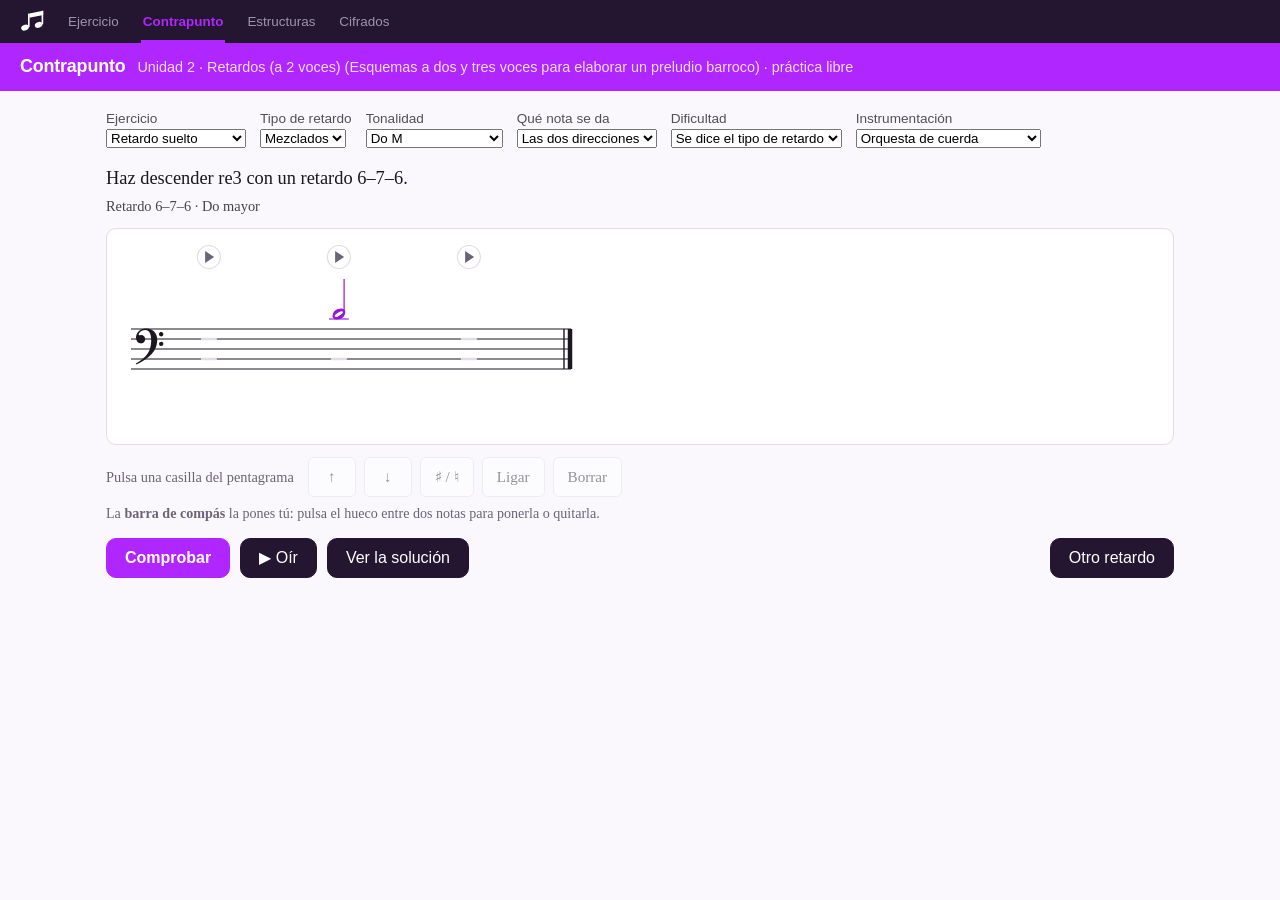
<file: contrapunto.html>
<!DOCTYPE html>
<html lang="es">
<head>
  <meta charset="utf-8">
  <meta name="viewport" content="width=device-width, initial-scale=1">
  <!-- La página del tipo de ejercicio «Contrapunto»: retardos a dos voces (y, más
       adelante, cadenas y esquemas). A diferencia de las otras cuatro portadas, esta NO
       reenvía a index.html: la reja de escritura no tiene nada que ver con las casillas de
       cifrado, así que el ejercicio vive aquí. El título es además el que Classroom pone
       como etiqueta del enlace (decisión 58). -->
  <title>Contrapunto</title>
  <meta name="description" content="Escribe retardos a dos voces: la preparación, la disonancia en parte fuerte y su resolución.">
  <meta property="og:title" content="Contrapunto">
  <meta property="og:description" content="Escribe retardos a dos voces: la preparación, la disonancia en parte fuerte y su resolución.">
  <meta property="og:type" content="website">
  <link rel="stylesheet" href="css/bravura.css?v=20261028-0742">
  <link rel="stylesheet" href="css/estilo.css?v=20261028-0742">
  <style>
    .mandos-cp { display: flex; flex-wrap: wrap; gap: 14px; align-items: flex-end; margin: 10px 0 16px; }
    .mandos-cp label { font-size: .85rem; }
    .mandos-cp .control-etiqueta { display: block; opacity: .75; }
    .enunciado { font-size: 1.15rem; margin: 0 0 4px; }
    .tipo-pedido { font-size: .9rem; opacity: .8; margin: 0 0 12px; }
    .obra { display: flex; flex-wrap: wrap; gap: 10px; margin: 14px 0 4px; }
    .momentos-cp { font-size: .9rem; margin: 10px 0 0; }
    .momentos-cp b { font-weight: 600; }
  </style>
</head>
<body>
  <nav class="barra-app" aria-label="Secciones">
    <span class="marca" title="Práctica armónica"><svg class="logo-nota" viewBox="0 0 26 24" width="26" height="24" aria-hidden="true" focusable="false"><polygon points="9.4,3.6 23.2,0.8 23.2,5.0 9.4,7.8"/><rect x="8.0" y="3.6" width="1.6" height="13.4"/><rect x="21.6" y="0.8" width="1.6" height="13.4"/><ellipse cx="5.0" cy="17.6" rx="3.9" ry="2.8" transform="rotate(-20 5 17.6)"/><ellipse cx="18.6" cy="14.8" rx="3.9" ry="2.8" transform="rotate(-20 18.6 14.8)"/></svg></span>
    <a href="index.html">Ejercicio</a>
    <a href="contrapunto.html" class="aqui">Contrapunto</a>
    <a href="estructuras.html">Estructuras</a>
    <a href="cifrados.html">Cifrados</a>
  </nav>

  <header class="cabecera">
    <div class="cabecera-texto">
      <!-- En la banda morada el «sobretítulo» no se ve (lo esconde la hoja de estilo), así
           que la lección va al lado del título, como el selector en las otras pantallas. -->
      <h1 id="titulo">Contrapunto</h1>
      <span class="leccion-cabecera" id="leccion"></span>
    </div>
  </header>

  <div class="envoltorio">

    <div class="mandos-cp" id="mandos">
      <label>
        <span class="control-etiqueta">Ejercicio</span>
        <select id="ejercicio">
          <option value="celula">Retardo suelto</option>
          <option value="cadena">Cadena de retardos</option>
        </select>
      </label>
      <label id="caja-tipo">
        <span class="control-etiqueta">Tipo de retardo</span>
        <select id="tipo"></select>
      </label>
      <label>
        <span class="control-etiqueta">Tonalidad</span>
        <select id="ton"></select>
      </label>
      <label id="caja-dada">
        <span class="control-etiqueta">Qué nota se da</span>
        <select id="dada">
          <option value="ambas">Las dos direcciones</option>
          <option value="retardada">La nota retardada</option>
          <option value="real">La nota real</option>
        </select>
      </label>
      <label id="caja-nivel">
        <span class="control-etiqueta">Dificultad</span>
        <select id="nivel">
          <option value="facil">Se dice el tipo de retardo</option>
          <option value="dificil">No se dice el tipo</option>
        </select>
      </label>
      <label>
        <span class="control-etiqueta">Instrumentación</span>
        <select id="inst"></select>
      </label>
    </div>

    <p class="enunciado" id="enunciado"></p>
    <p class="tipo-pedido" id="tipo-pedido"></p>

    <div class="reja-caja" id="reja" aria-live="polite"></div>

    <!-- La reja de escritura (2.6): el ritmo lo da el ejercicio, el alumno pone alturas,
         ligaduras y la barra. Las flechas mueven la nota UN GRADO DE LA ESCALA, que es
         pensar en melódico y no en semitonos. -->
    <div class="mandos-nota" id="mandos-nota" role="group" aria-label="Escribir el retardo">
      <span class="casilla-dice" id="casilla-dice">Pulsa una casilla del pentagrama</span>
      <span class="grupo-botones">
        <button type="button" id="subir" title="Subir un grado de la escala (flecha arriba)" aria-label="Subir un grado">↑</button>
        <button type="button" id="bajar" title="Bajar un grado de la escala (flecha abajo)" aria-label="Bajar un grado">↓</button>
        <button type="button" id="alterar" title="Elevar o volver natural el 6.º o el 7.º grado del menor (tecla S)">♯ / ♮</button>
        <button type="button" id="ligar" title="Ligar esta nota con la siguiente de su voz (tecla L)">Ligar</button>
        <button type="button" id="borrar" title="Quitar esta nota (Retroceso)">Borrar</button>
      </span>
    </div>
    <p class="instruccion" id="pista-barra">La <b>barra de compás</b> la pones tú: pulsa el hueco
      entre dos notas para ponerla o quitarla.</p>

    <!-- QUIÉN ES QUIÉN, al corregir (Diego, 16/10/2026): el comentario nombra la nota real y
         la retardada, y dice cuál de las dos no es la que pedía el retardo. -->
    <p class="papeles-cp" id="papeles" hidden></p>
    <ul class="mensajes-cp" id="mensajes" hidden aria-live="polite"></ul>
    <p class="momentos-cp" id="momentos" hidden></p>

    <div class="botonera obra">
      <button type="button" id="comprobar" class="primario">Comprobar</button>
      <button type="button" id="oir">▶ Oír</button>
      <button type="button" id="parar" hidden>■ Parar</button>
      <button type="button" id="ver">Ver la solución</button>
      <button type="button" id="otra" class="secundario">Otro retardo</button>
    </div>

    <p class="instruccion" id="paso"></p>
  </div>

  <!-- EL FINAL DE LA FICHA (decisión 264): la puntuación, el desglose ejercicio a ejercicio
       y las dos salidas —enviarlo al profesor o repetir la ficha para mejorarla—. Es la
       misma caja y los mismos estilos que la de la práctica armónica. -->
  <section id="resultado" class="resultado" hidden aria-live="polite"></section>

  <div id="aviso" class="aviso" hidden></div>

  <script src="js/teoria.js?v=20261028-0742"></script>
  <script src="js/sonido.js?v=20261028-0742"></script>
  <!-- `banco.js` se carga por tres cosas: leer la ficha de la dirección (`#f=`), el título de
       la lección y su rótulo. Y pide `ejercicios.js` delante, que es de quien lee el orden de
       las cifras al cargarse. -->
  <script src="js/ejercicios.js?v=20261028-0742"></script>
  <script src="js/banco.js?v=20261028-0742"></script>
  <script src="js/celulas.js?v=20261028-0742"></script>
  <script src="js/cadenas.js?v=20261028-0742"></script>
  <script src="js/reja.js?v=20261028-0742"></script>
  <!-- El registro de lo que hace el alumno y el envío al formulario del profesor: los
       mismos de la práctica armónica, para que las filas lleguen al mismo cuaderno. -->
  <script src="js/registro.js?v=20261028-0742"></script>
  <script src="js/envio.js?v=20261028-0742"></script>
  <script src="js/contrapunto.js?v=20261028-0742"></script>
</body>
</html>
</file>
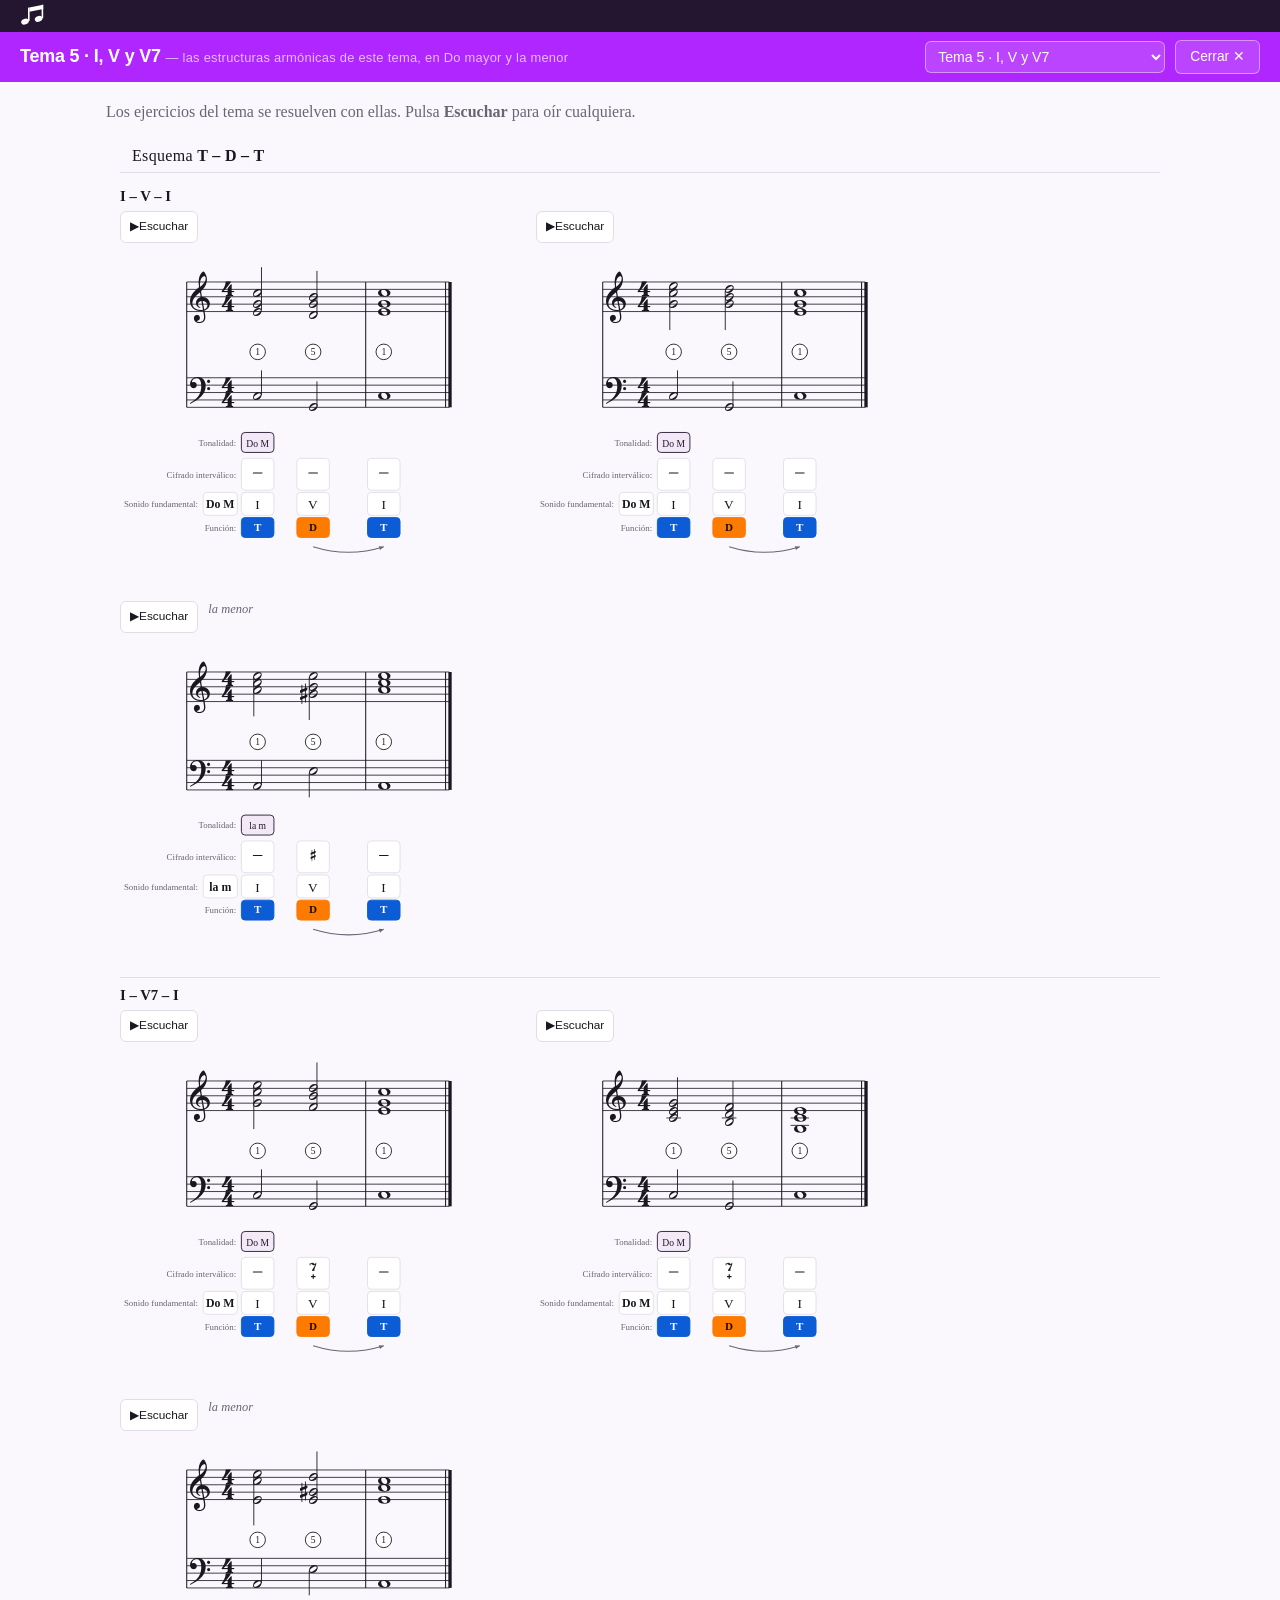
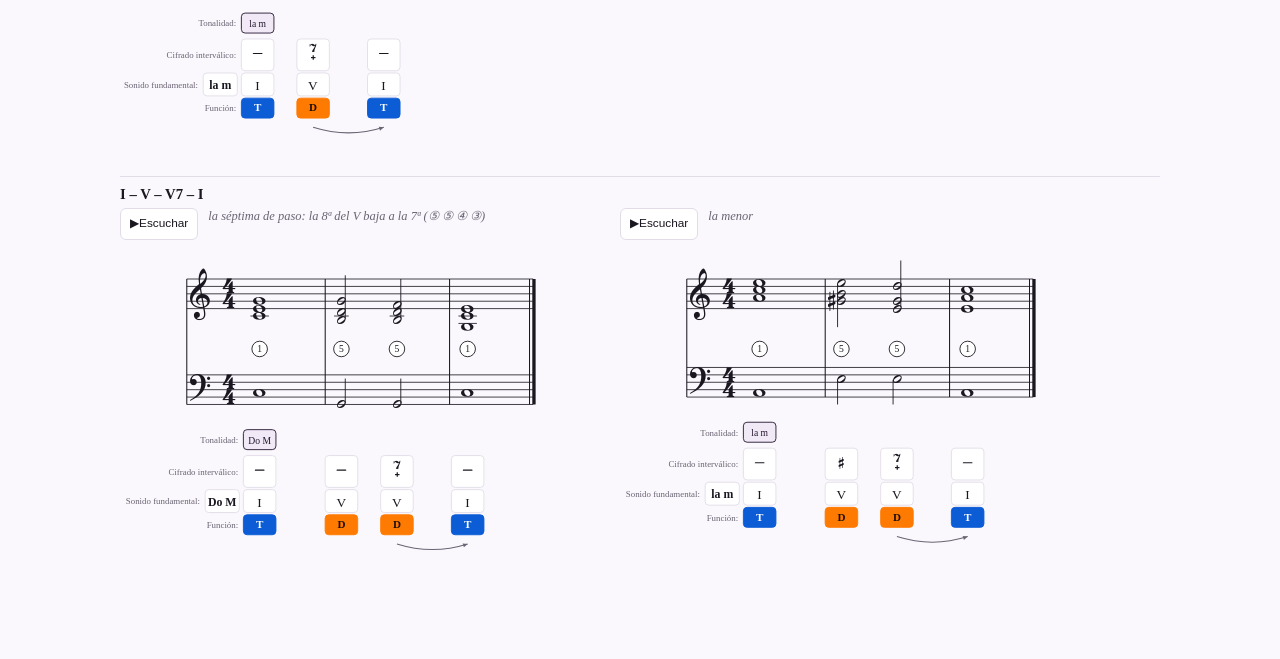
<file: estructuras.html>
<!DOCTYPE html>
<html lang="es">
<head>
  <meta charset="utf-8">
  <meta name="viewport" content="width=device-width, initial-scale=1">
  <title>Práctica armónica · Estructuras armónicas del tema</title>
  <meta name="description" content="Las estructuras armónicas con las que se resuelven los ejercicios de cada tema, con su realización a cuatro voces y un botón para escucharlas.">
  <meta property="og:title" content="Práctica armónica · Estructuras armónicas del tema">
  <meta property="og:description" content="Las estructuras armónicas con las que se resuelven los ejercicios de cada tema.">
  <link rel="stylesheet" href="css/bravura.css?v=20261028-0742">
  <link rel="stylesheet" href="css/estilo.css?v=20261028-0742">
  <style>
    /* La ventana de ayuda tiene su propio aire: aquí no se escribe, solo se mira y se
       escucha, así que los fragmentos van más sueltos que en la hoja de ejercicios. */
    /* La ventana de ayuda no es la aplicación: aquí conviene todo el ancho que dé la
       pantalla, porque la escala de la música la fija el fragmento más largo y cuanto más
       ancha la caja, más grande se ve la música en TODOS los temas (Diego, 27/9/2026). */
    body { max-width: 1500px; }
    .cuadro { padding: 0 14px 26px; max-width: 1500px; margin: 0 auto; font-size: .92rem; }
    /* La banda del esquema manda sobre los puntos para el repaso que van debajo, así que
       no puede ser más pequeña que ellos (Diego, 27/9/2026). */
    .esquema { margin: 16px 0 6px; padding: 5px 12px; background: transparent; border-bottom: 1px solid var(--linea); border-radius: 0;
               font-size: 1rem; letter-spacing: .02em; }
    .renglon { border-top: 1px solid var(--linea); padding: 7px 0 2px; }
    .esquema + .renglon { border-top: 0; }
    .estructura { font-weight: 700; font-size: .92rem; margin-bottom: 3px; }
    .piezas { display: flex; flex-wrap: wrap; gap: 8px 20px; align-items: flex-start; }
    /* Cada fragmento ocupa su propio ancho, que le fija el guion: TODOS los del cuadro van
       a la misma escala (véase `igualarTamano` en estructuras.js), de modo que la música y
       las casillas se ven del mismo tamaño en un fragmento de dos compases y en uno de
       cinco. Los que caben se ponen uno al lado de otro. */
    .pieza { display: flex; flex-direction: column; flex: 0 0 auto; min-width: 0;
             max-width: 100%; }
    /* La leyenda se parte en dos renglones si hace falta: cortarla con puntos suspensivos
       dejaba frases sin final (Diego, 27/9/2026). El botón no se deforma por ello. */
    .cabeza-pieza { display: flex; align-items: flex-start; gap: 10px; margin-bottom: 2px;
                    min-width: 0; }
    .cabeza-pieza .var { font-style: italic; color: var(--tinta-suave); font-size: .78rem;
                         line-height: 1.35; min-width: 0; }
    /* El fragmento conserva su tamaño aunque no quepa: se desplaza a lo largo. Así la
       música mide lo mismo en el móvil que en el ordenador (Diego, 27/9/2026). */
    .pieza .pent { overflow-x: auto; -webkit-overflow-scrolling: touch; }
    .pieza .pent svg { max-width: none; height: auto; }
    .btn-sonar { font: inherit; font-family: var(--fuente-ui); font-size: .74rem; line-height: 1.5; padding: 2px 9px;
                 border-radius: var(--radio-control); cursor: pointer;
                 /* Siempre finito: ni se estira ni se parte en dos renglones aunque la
                    leyenda de al lado ocupe dos (Diego, 27/9/2026). */
                 flex: 0 0 auto; white-space: nowrap; align-self: flex-start; }
    
    /* La cabecera se queda pegada arriba: así el botón de cerrar está SIEMPRE arriba a la
       derecha, se haya bajado lo que se haya bajado, y el selector de tema con él
       (Diego, 27/9/2026). */
    /* La banda de esta ventana, además, se queda pegada arriba al desplazar: es la que
       dice de qué tema son las estructuras que estás mirando. El color y el texto los pone
       ya `estilo.css`; aquí solo se añade que sea pegajosa. */
    .cabecera { position: sticky; top: 0; z-index: 30;
                align-items: center; gap: 10px 16px; }
    .mandos-ayuda { display: flex; align-items: center; gap: 10px; flex: 0 0 auto; }
    .mandos-ayuda .selector-caja select { max-width: 15rem; }
    .btn-volver { font: inherit; font-family: var(--fuente-ui); font-size: .86rem; padding: 6px 14px; border-radius: var(--radio-control);
                  border: 1px solid transparent; cursor: pointer; white-space: nowrap; }
    /* La cabecera, como la de los cuadros del libro: el título del tema y, a continuación,
       lo que son y para qué sirven. */
    #titulo { margin: 0; }
    #titulo .quees { font-weight: 400; font-size: .72em; letter-spacing: .02em; opacity: .82; }
    .btn-sonar.sonando { background: var(--marca); color: var(--marca-texto); border-color: var(--marca); }
    #aviso { margin: 16px; color: #8a2b2b; }
  </style>
</head>
<body>
  <nav class="barra-app" aria-label="Secciones">
    <span class="marca" title="Práctica armónica"><svg class="logo-nota" viewBox="0 0 26 24" width="26" height="24" aria-hidden="true" focusable="false"><polygon points="9.4,3.6 23.2,0.8 23.2,5.0 9.4,7.8"/><rect x="8.0" y="3.6" width="1.6" height="13.4"/><rect x="21.6" y="0.8" width="1.6" height="13.4"/><ellipse cx="5.0" cy="17.6" rx="3.9" ry="2.8" transform="rotate(-20 5 17.6)"/><ellipse cx="18.6" cy="14.8" rx="3.9" ry="2.8" transform="rotate(-20 18.6 14.8)"/></svg></span>
    <!-- SIN ENLACES (decisión 234, Diego 2/10/2026: «es necesario ocultar los enlaces
         que aparecen en la banda oscura superior, para que los estudiantes no pulsen allí
         esperando regresar al fragmento en el que estaban trabajando»). Esta ventana se abre
         DESDE el ejercicio y se vuelve con «Cerrar», que le devuelve el foco. Un enlace aquí
         no lleva de vuelta: abre la aplicación de cero en esta misma ventana y se lleva por
         delante lo que el alumno estuviera escribiendo. Queda el logotipo, que identifica el
         sitio y no hace nada. -->
  </nav>

  <header class="cabecera">
    <div class="cabecera-texto">
      <h1 id="titulo">Estructuras armónicas</h1>
    </div>
    <div class="mandos-ayuda">
      <!-- Sin rótulo «Tema»: se sobreentiende, y el título ya dice de qué tema es
           (Diego, 27/9/2026). -->
      <label class="selector-caja sin-rotulo">
        <select id="tema" aria-label="Elegir tema"></select>
      </label>
      <button type="button" id="btn-volver" class="btn-volver" title="Volver a la práctica">Cerrar &#10005;</button>
    </div>
  </header>

  <div class="envoltorio">
    <p class="instruccion">Los ejercicios del tema se resuelven con ellas. Pulsa <b>Escuchar</b> para oír cualquiera.</p>


  <p id="aviso" hidden></p>
  <main class="cuadro" id="cuadro"></main>

  <noscript><p class="instruccion" style="margin:24px 16px">Esta página necesita JavaScript.</p></noscript>
  </div>

  <script src="js/teoria.js?v=20261028-0742"></script>
  <script src="js/reglas.js?v=20261028-0742"></script>
  <script src="js/ejercicios.js?v=20261028-0742"></script>
  <script src="js/partitura.js?v=20261028-0742"></script>
  <script src="js/realizacion.js?v=20261028-0742"></script>
  <script src="js/tecnicas.js?v=20261028-0742"></script>
  <script src="js/sonido.js?v=20261028-0742"></script>
  <script src="js/estructuras.js?v=20261028-0742"></script>
</body>
</html>
</file>
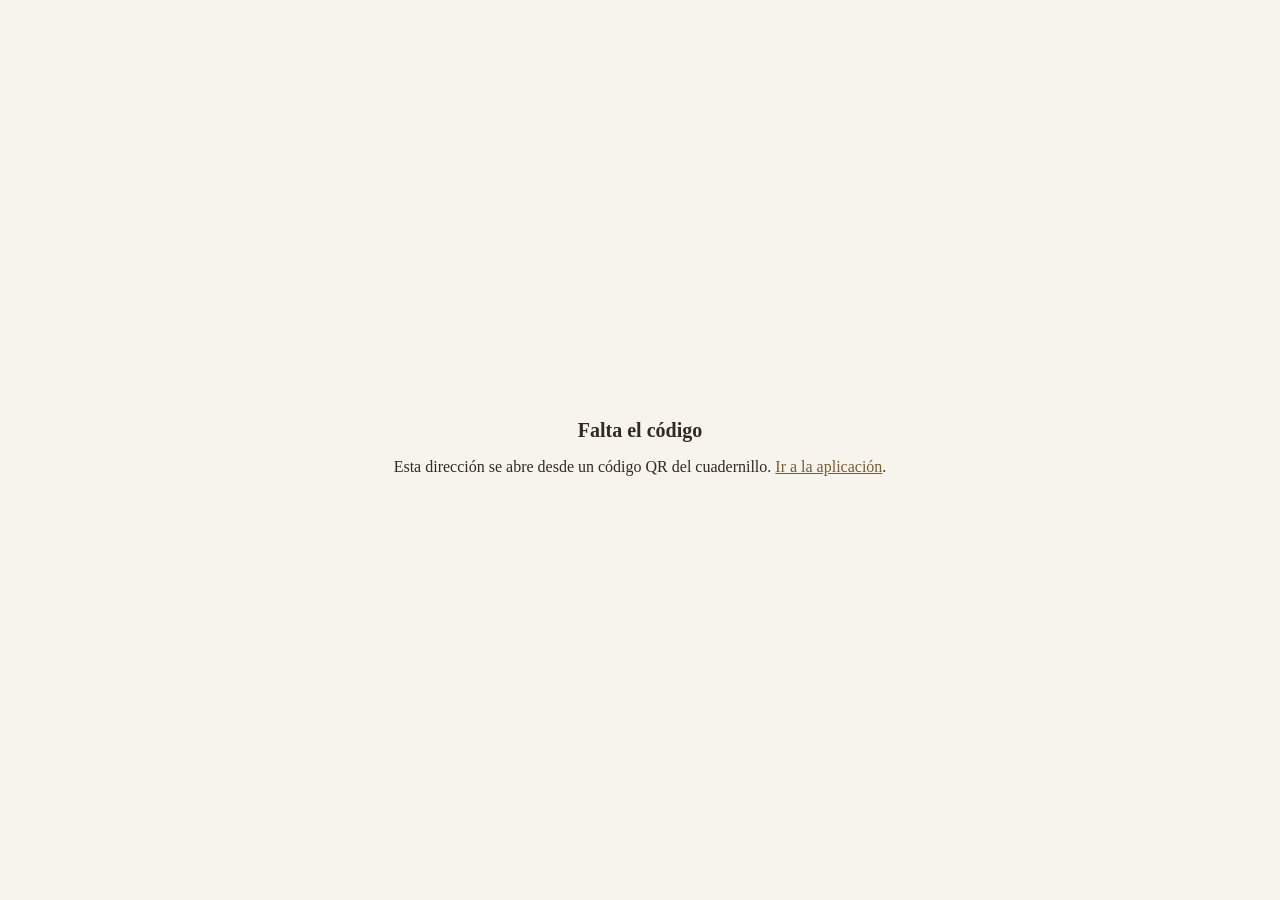
<file: f.html>
<!DOCTYPE html>
<html lang="es">
<head>
<meta charset="utf-8">
<meta name="viewport" content="width=device-width, initial-scale=1">
<title>Armonía · abriendo el ejercicio</title>
<!--
  EL REDIRECTOR DE LOS CÓDIGOS QR (decisión 128)

  Los códigos QR impresos en el cuadernillo NO llevan la dirección del ejercicio:
  llevan una dirección corta y fija que pasa por aquí. Esta página traduce el código
  —«a34-cifrar»— y manda al alumno a donde toque.

  Por qué. Un papel impreso no se puede corregir. Si el QR llevara la dirección larga
  de la ficha, cualquier cambio en el filtro, en el nombre de una lección o en la
  dirección de un ejercicio de fuera dejaría muertas las hojas ya repartidas. Pasando
  por aquí, lo que cambia es ESTE archivo, y todos los papeles impresos siguen valiendo.

  Además la dirección corta cabe en un QR de versión baja: con módulos del doble de
  tamaño, se lee sin esfuerzo en papel.

  REGLAS PARA QUIEN LO TOQUE
  · Un código que ya se ha impreso NO SE BORRA NUNCA. Si una lección cambia de nombre
    o un ejercicio de sitio, se cambia su destino aquí; el código sigue igual.
  · Añadir códigos nuevos, todos los que hagan falta.
  · Si un código no existe, esta página lo dice con todas las letras en vez de dejar
    una pantalla en blanco.

  DOS FORMAS DE ESCRIBIR EL CÓDIGO
  · f.html?c=a34-cifrar  ← la que llevan los QR nuevos.
  · f.html#a34-cifrar    ← la que llevan los primeros QR. Sigue funcionando y seguirá.

  La forma con «?c=» es mejor por dos razones: hay lectores de QR que se comen la parte
  que va detrás de la almohadilla, y cada código es así una dirección distinta, de modo
  que el móvil no puede responder con una copia vieja de esta página guardada en su
  memoria —que es lo que pasaba con los enlaces del apéndice: el móvil tenía guardado un
  f.html anterior y decía «no encuentro este ejercicio»—.

  Por si acaso, al no encontrar un código esta página pide una copia nueva de sí misma
  (con «?r=» y la hora) y lo intenta otra vez antes de dar el aviso.
-->
<style>
  body { margin:0; min-height:100vh; display:flex; align-items:center; justify-content:center;
         background:#f7f4ee; color:#2f2a22; font:16px/1.5 Georgia,'Times New Roman',serif;
         padding:24px; box-sizing:border-box; }
  .caja { max-width:34rem; text-align:center; }
  h1 { font-size:1.25rem; margin:0 0 .6rem; }
  p { margin:.4rem 0; }
  code { background:#eae4d8; padding:.1em .35em; border-radius:3px; font-size:.95em; }
  a { color:#7a5c2e; }
</style>
</head>
<body>
<div class="caja" id="caja">
  <h1>Abriendo el ejercicio…</h1>
  <p>Si no se abre solo, <a id="manual" href="index.html">pulsa aquí</a>.</p>
</div>

<script>
(function () {
  'use strict';

  /* Las lecciones, por su código corto. El código es lo que va impreso: no se cambia
     nunca. El contenido de cada línea sí se puede cambiar —y se cambió el 8/10/2026, al
     unificar la numeración: los diez códigos impresos siguen siendo los mismos y ahora
     apuntan a «A-5»…«A-14». */
  var LECCIONES = {
    a31:  { leccion: 'A-5',  rotulo: 'Tema 5' },
    a32:  { leccion: 'A-6',  rotulo: 'Tema 6' },
    a33:  { leccion: 'A-7',  rotulo: 'Tema 7' },
    a34:  { leccion: 'A-8',  rotulo: 'Tema 8' },
    a35:  { leccion: 'A-9',  rotulo: 'Tema 9' },
    a36:  { leccion: 'A-10', rotulo: 'Tema 10' },
    a37:  { leccion: 'A-11', rotulo: 'Tema 11' },
    a38:  { leccion: 'A-12', rotulo: 'Tema 12' },
    a410: { leccion: 'A-13', rotulo: 'Modulación al V' },
    a411: { leccion: 'A-14', rotulo: 'Modulación al relativo' }
  };

  /* Los cuatro tipos de ejercicio: a qué página van y cuánta música lleva la ficha,
     medida en compases (decisión 127). */
  var MODOS = {
    cifrar:    { pagina: 'analisis.html',              rotulo: 'Análisis armónico',        compases: [14, 18] },
    audicion:  { pagina: 'audicion.html',              rotulo: 'Reconocimiento auditivo',  compases: [7, 10] },
    armonizar: { pagina: 'armonizacion-bajo.html',     rotulo: 'Armonización de bajo',     compases: [7, 10] },
    soprano:   { pagina: 'armonizacion-soprano.html',  rotulo: 'Armonización de soprano',  compases: [7, 10] }
  };

  /* Direcciones sueltas que también viajan impresas: los ejercicios de fuera. Si alguna
     cambia, se cambia aquí y los papeles repartidos siguen sirviendo. */
  var ENLACES = {
    'mtn-clavefa':   'https://www.musictheory.net/exercises/note/ndzyryyynyybyy',
    'mtn-int0':      'https://www.musictheory.net/exercises/fretboard-interval/yyyyyyy9by9by998ondyynbyd',
    'mtn-int1':      'https://www.musictheory.net/exercises/interval/drwy9y99999bnyyrbe',
    'mtn-int2':      'https://www.musictheory.net/exercises/interval/oyrwy9y99999bnyyrbe',
    'mtn-int3':      'https://www.musictheory.net/exercises/interval-construction/drwy9yb99999ybnbnyrby',
    'mtn-int4':      'https://www.musictheory.net/exercises/interval-construction/oyrwa9db99999ydybnyrby',
    'mtn-nombrar1':  'https://www.musictheory.net/exercises/chord/drwy9yxyybnyynyb',
    'mtn-nombrar2':  'https://www.musictheory.net/exercises/chord/drwo9bxyynnyynyb',
    'mtn-nombrar3':  'https://www.musictheory.net/exercises/chord/drwh98xyydnyynyb',
    'mtn-fund1':     'https://www.musictheory.net/exercises/chord-construction/drwy9yxyyyyynynyy',
    'mtn-fund2':     'https://www.musictheory.net/exercises/chord-construction/drwo9bxyyyybnynyy',
    'mtn-fund3':     'https://www.musictheory.net/exercises/chord-construction/drwa9dxyyyynnynyy',
    'mtn-inv1':      'https://www.musictheory.net/exercises/chord-construction/drwy9yxyybyynynyy',
    'mtn-inv2':      'https://www.musictheory.net/exercises/chord-construction/drwo9bxyybybnynyy',
    'mtn-inv3':      'https://www.musictheory.net/exercises/chord-construction/drwa9dxyybynnynyy',
    'mtn-inv4':      'https://www.musictheory.net/exercises/chord-construction/drwh98xyybydnynyy',

    /* Apéndice «Esquemas de acordes en canciones»: para cada canción, los acordes en
       Hooktheory (ht-) y la grabación (yt-). */

    /* La serie de quintas. Los códigos «iwillsurvive» se imprimieron primero y no se
       borran; los cortos son los que llevan los QR nuevos. */
    'ht-iwillsurvive':  'https://www.hooktheory.com/theorytab/view/gloria-gaynor/i-will-survive',
    'yt-iwillsurvive':  'https://www.youtube.com/watch?v=vVzA0-QeGnI',
    'ht-survive':       'https://www.hooktheory.com/theorytab/view/gloria-gaynor/i-will-survive',
    'yt-survive':       'https://www.youtube.com/watch?v=vVzA0-QeGnI',
    'ht-flymoon':       'https://www.hooktheory.com/theorytab/view/frank-sinatra/fly-me-to-the-moon',
    'yt-flymoon':       'https://www.youtube.com/watch?v=JYuyWrkwpok',
    'ht-lucky':         'https://www.hooktheory.com/theorytab/view/jason-mraz/lucky-(feat-colbie-caillat)',
    'yt-lucky':         'https://www.youtube.com/watch?v=acvIVA9-FMQ',
    /* El mismo vídeo con dos códigos: el largo se imprimió primero y no se borra; el
       corto es el que llevan los QR nuevos, porque cabe en un QR más holgado. */
    'yt-mashup-quintas':'https://www.youtube.com/watch?v=9Hf1t_BXGfk',
    'yt-mashup':        'https://www.youtube.com/watch?v=9Hf1t_BXGfk',

    /* Los cuatro acordes */
    'yt-mashup4':       'https://www.youtube.com/watch?v=oOlDewpCfZQ',
    'ht-despacito':     'https://www.hooktheory.com/theorytab/view/luis-fonsi/despacito',
    'yt-despacito':     'https://www.youtube.com/watch?v=kJQP7kiw5Fk',
    'yt-subeme':        'https://www.youtube.com/watch?v=9sg-A-eS6Ig',
    /* «La Graciosa» se escucha en Spotify, no en YouTube (Diego, 27/9/2026). */
    'sp-graciosa':      'https://open.spotify.com/track/0b3Bkp0UfCkNqquAUmoP5m',
    'ht-hello':         'https://www.hooktheory.com/theorytab/view/adele/hello',
    'yt-hello':         'https://www.youtube.com/watch?v=YQHsXMglC9A',
    'ht-pokerface':     'https://www.hooktheory.com/theorytab/view/lady-gaga/poker-face',
    'yt-pokerface':     'https://www.youtube.com/watch?v=bESGLojNYSo',
    'ht-avemaria':      'https://www.hooktheory.com/theorytab/view/david-bisbal/ave-maria',
    'yt-avemaria':      'https://www.youtube.com/watch?v=ZMPKtNufR-I',
    'ht-lovestory':     'https://www.hooktheory.com/theorytab/view/taylor-swift/love-story',
    'yt-lovestory':     'https://www.youtube.com/watch?v=8xg3vE8Ie_E',
    'ht-angels':        'https://www.hooktheory.com/theorytab/view/robbie-williams/angels',
    'yt-angels':        'https://www.youtube.com/watch?v=luwAMFcc2f8',

    /* Los cuatro acordes, en otro orden */
    'ht-siempre':       'https://www.hooktheory.com/theorytab/view/whitney-houston/i-will-always-love-you',
    'yt-siempre':       'https://www.youtube.com/watch?v=3JWTaaS7LdU',
    'ht-standbyme':     'https://www.hooktheory.com/theorytab/view/ben-e-king/stand-by-me',
    'yt-standbyme':     'https://www.youtube.com/watch?v=z5i9vT8wGY8',
    'ht-perfect':       'https://www.hooktheory.com/theorytab/view/ed-sheeran/perfect',
    'yt-perfect':       'https://www.youtube.com/watch?v=2Vv-BfVoq4g',
    'yt-callejuela':    'https://www.youtube.com/watch?v=mjno1tCTGRM',
    'ht-vivalavida':    'https://www.hooktheory.com/theorytab/view/coldplay/viva-la-vida',
    'yt-vivalavida':    'https://www.youtube.com/watch?v=dvgZkm1xWPE',

    /* Los cuatro acordes, pero ahora son seis */
    'ht-iwillwait':     'https://www.hooktheory.com/theorytab/view/mumford-and-sons/i-will-wait',
    'yt-iwillwait':     'https://www.youtube.com/watch?v=rGKfrgqWcv0',
    'ht-shapeofyou':    'https://www.hooktheory.com/theorytab/view/ed-sheeran/shape-of-you',
    'yt-shapeofyou':    'https://www.youtube.com/watch?v=JGwWNGJdvx8',
    'yt-wakemeup':      'https://www.youtube.com/watch?v=pIgZ7gMze7A'
  };

  /* Lo que comparten todas las fichas: nivel, alteraciones y el tope de ejercicios. */
  /* Lo que llevan TODAS las tareas del libro. Cambiar una línea de aquí cambia las cuarenta
     a la vez, sin reimprimir nada (decisión 232). */
  var COMUN = {
    n: 10, nivel: [1, 5], alteraciones: [0, 2],
    funciones: 'pedir',            // el alumno indica la función tonal de cada acorde
    tonalidades: 'dadas',          // la fila de tonalidad, dada: saber el tono le ayuda a elegir
    estructurasTon: 'fragmento'    // el cuadro de estructuras, en el tono del fragmento
  };

  function base64url(txt) {
    var b = btoa(unescape(encodeURIComponent(txt)));
    return b.replace(/\+/g, '-').replace(/\//g, '_').replace(/=+$/, '');
  }

  function aviso(html) {
    document.getElementById('caja').innerHTML = html;
  }

  /* El código puede venir de dos sitios: ?c=… (los QR nuevos) o #… (los primeros). */
  function leerCodigo() {
    var q = (location.search || '').match(/[?&]c=([^&]*)/);
    var txt = q ? q[1] : (location.hash || '').replace(/^#/, '');
    try { txt = decodeURIComponent(txt); } catch (e) { /* se queda como está */ }
    return txt.trim().toLowerCase();
  }

  /* Una copia vieja de esta página guardada en el móvil no conoce los códigos nuevos.
     Antes de decir que no existe, pedimos el archivo otra vez con una dirección que la
     caché no puede tener y lo intentamos una segunda vez. Solo una. */
  function pedirCopiaNueva() {
    var s = location.search || '';
    location.replace(location.pathname + s + (s ? '&' : '?') + 'r=' + Date.now() +
                     (location.hash || ''));
  }

  function resolver() {
    var codigo = leerCodigo();
    if (!codigo) {
      aviso('<h1>Falta el código</h1><p>Esta dirección se abre desde un código QR del ' +
            'cuadernillo. <a href="index.html">Ir a la aplicación</a>.</p>');
      return;
    }

    if (ENLACES[codigo]) { location.replace(ENLACES[codigo]); return; }

    var partes = codigo.split('-');
    var modo = partes.pop();
    var lec = LECCIONES[partes.join('-')];
    if (!lec || !MODOS[modo]) {
      if (!/[?&]r=/.test(location.search || '')) { pedirCopiaNueva(); return; }
      aviso('<h1>No encuentro este ejercicio</h1><p>El código <code>' +
            codigo.replace(/[<>&]/g, '') + '</code> no está en la lista. ' +
            'Díselo a tu profesor y, mientras tanto, entra por ' +
            '<a href="index.html">la portada de la aplicación</a>.</p>');
      return;
    }

    var m = MODOS[modo];
    var filtro = {
      n: COMUN.n, modo: modo, nivel: COMUN.nivel, alteraciones: COMUN.alteraciones,
      leccion: lec.leccion, compases: m.compases,
      titulo: lec.rotulo + ' · ' + m.rotulo,
      /* LO QUE AÑADE LA DECISIÓN 232 A LAS TAREAS DEL LIBRO. Los cuadernos impresos ya
         están repartidos y algunos alumnos los tienen encuadernados, así que esto es lo que
         hay que cambiar sin tocar ni un QR: el código impreso sigue valiendo y lo que
         significa se decide AQUÍ.
           funciones      → el alumno indica también la función tonal de cada acorde, que es
                            lo que faltaba en los cuestionarios del libro.
           tonalidades    → dada. Que sepa en qué tono está le ayuda a elegir los acordes, y
                            marcarla él se deja para las fichas que prepare Diego.
           estructurasTon → el cuadro de estructuras, en el tono del fragmento. */
      funciones: COMUN.funciones,
      tonalidades: COMUN.tonalidades,
      estructurasTon: COMUN.estructurasTon
    };
    var destino = m.pagina + '#f=' + base64url(JSON.stringify(filtro));
    document.getElementById('manual').setAttribute('href', destino);
    location.replace(destino);
  }

  /* Si se escanea otro QR con esta misma página ya abierta, cambia solo la almohadilla y
     el navegador no vuelve a cargar nada: hay que resolverlo a mano. */
  window.addEventListener('hashchange', resolver);
  resolver();
})();
</script>
</body>
</html>
</file>
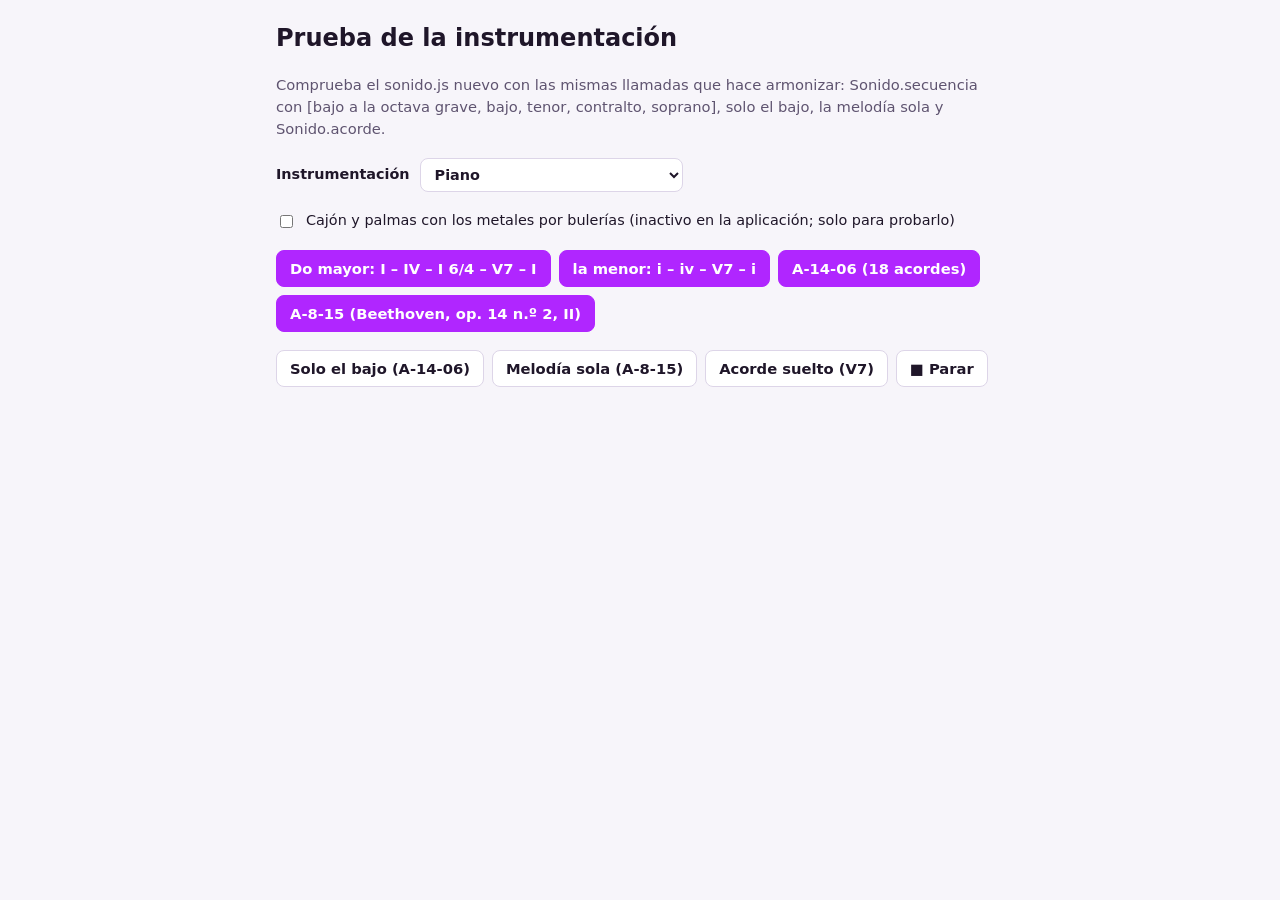
<file: prueba-instrumentacion.html>
<!doctype html>
<html lang="es">
<head>
<meta charset="utf-8">
<meta name="viewport" content="width=device-width, initial-scale=1">
<title>Prueba de la instrumentación</title>
<style>
/* Página de prueba del paquete: vive en la raíz de la web, junto a js/ y sonidos/, como index.html. */
:root{--bg:#f7f5fa;--panel:#fff;--fg:#1f1629;--muted:#5f5470;--line:#ddd5e8;--accent:#8a14c9;--fill:#b026ff;--soft:#efe6f8}
@media (prefers-color-scheme: dark){:root{--bg:#130c19;--panel:#1d1426;--fg:#efe7f6;--muted:#b3a6c2;--line:#3a2c48;--accent:#d08bff;--soft:#2a1d37}}
*{box-sizing:border-box} body{margin:0;background:var(--bg);color:var(--fg);font:16px/1.5 system-ui,-apple-system,"Segoe UI",sans-serif}
main{max-width:760px;margin:0 auto;padding:20px 16px 40px;display:grid;gap:18px}
h1{font-size:1.5rem;margin:0} p{margin:0} .sub{color:var(--muted);font-size:.92rem}
label{font-weight:600;font-size:.9rem;display:flex;gap:10px;align-items:center;flex-wrap:wrap}
select{font:inherit;padding:7px 10px;border-radius:8px;border:1px solid var(--line);background:var(--panel);color:var(--fg)}
.botones{display:flex;flex-wrap:wrap;gap:8px}
button{font:600 .92rem system-ui,sans-serif;padding:9px 13px;border-radius:8px;border:1px solid var(--line);background:var(--panel);color:var(--fg);cursor:pointer}
button.principal{background:var(--fill);border-color:var(--fill);color:#fff}
button:focus-visible,select:focus-visible{outline:3px solid var(--accent);outline-offset:2px}
.acordes{display:flex;flex-wrap:wrap;gap:4px;min-height:34px}
.acorde{padding:5px 8px;border:1px solid var(--line);border-radius:7px;background:var(--panel);font-weight:600;font-variant-numeric:tabular-nums}
.acorde.suena{background:var(--soft);color:var(--accent);border-color:var(--accent)}
#estado{min-height:1.4em;color:var(--muted);font-size:.9rem}
</style>
</head>
<body>
<main>
  <h1>Prueba de la instrumentación</h1>
  <p class="sub">Comprueba el sonido.js nuevo con las mismas llamadas que hace armonizar: Sonido.secuencia con [bajo a la octava grave, bajo, tenor, contralto, soprano], solo el bajo, la melodía sola y Sonido.acorde.</p>
  <label>Instrumentación <select id="instrumento"></select></label>
  <label style="font-weight:400"><input type="checkbox" id="percusion"> Cajón y palmas con los metales por bulerías (inactivo en la aplicación; solo para probarlo)</label>
  <div class="botones" id="piezas"></div>
  <div class="botones">
    <button id="solo-bajo">Solo el bajo (A-14-06)</button>
    <button id="melodia">Melodía sola (A-8-15)</button>
    <button id="suelto">Acorde suelto (V7)</button>
    <button id="parar">■ Parar</button>
  </div>
  <div class="acordes" id="acordes" aria-hidden="true"></div>
  <p id="estado" role="status" aria-live="polite"></p>
</main>
<script>
/* Si la página se abre sin teoria.js, basta esta parte de Teoria. */
window.Teoria = window.Teoria || { midi: n => 12 * (n.octava + 1) + ({C:0,D:2,E:4,F:5,G:7,A:9,B:11})[n.letra] + n.alt };
</script>
<script src="js/sonido.js"></script>
<script>
const PIEZAS = {"mayor": {"titulo": "Do mayor: I \u2013 IV \u2013 I 6/4 \u2013 V7 \u2013 I", "etiquetas": ["I", "IV", "I 6/4", "V7", "I"], "acordes": [[72, 67, 64, 48], [72, 69, 65, 41], [72, 67, 64, 43], [71, 67, 65, 43], [72, 67, 64, 48]], "negras": [2, 2, 2, 2, 4]}, "menor": {"titulo": "la menor: i \u2013 iv \u2013 V7 \u2013 i", "etiquetas": ["i", "iv", "V7", "i"], "acordes": [[72, 69, 64, 45], [74, 69, 65, 50], [74, 68, 64, 52], [72, 69, 64, 45]], "negras": [2, 2, 2, 4]}, "A-14-06": {"titulo": "A-14-06 (18 acordes)", "etiquetas": ["la", "mi", "la", "sol", "do", "sol", "la", "re", "mi", "la", "mi", "la", "sol", "do", "sol", "la", "mi", "la"], "acordes": [[69, 64, 60, 57], [68, 64, 59, 52], [69, 64, 60, 57], [71, 67, 62, 55], [72, 67, 64, 60], [74, 71, 67, 55], [72, 69, 64, 57], [71, 69, 65, 50], [71, 68, 64, 52], [72, 69, 64, 57], [71, 68, 64, 52], [72, 69, 64, 57], [74, 71, 67, 55], [72, 67, 64, 60], [71, 67, 62, 55], [69, 64, 60, 57], [68, 64, 59, 52], [69, 64, 60, 57]], "negras": [2, 2, 2, 2, 2, 2, 1, 1, 2, 2, 2, 2, 2, 2, 2, 1, 1, 2]}, "A-8-15": {"titulo": "A-8-15 (Beethoven, op. 14 n.\u00ba 2, II)", "etiquetas": ["do", "re", "mi", "si", "do", "fa", "sol"], "acordes": [[72, 67, 64, 48], [71, 67, 65, 50], [72, 67, 64, 52], [74, 67, null, 47], [76, 72, 67, 48], [77, 74, 69, 53], [74, 71, 67, 55]], "negras": [1, 1, 1, 1, 1, 1, 2]}};
const NOMBRES = [['C',0],['C',1],['D',0],['E',-1],['E',0],['F',0],['F',1],['G',0],['G',1],['A',0],['B',-1],['B',0]];
const nota = m => ({ letra: NOMBRES[((m % 12) + 12) % 12][0], alt: NOMBRES[((m % 12) + 12) % 12][1], octava: Math.floor(m / 12) - 1 });
const conBajoDoblado = (b, voces) => [nota(b - 12), nota(b), ...voces.map(nota)];   // como app.js
const sel = document.getElementById('instrumento'), estado = document.getElementById('estado');
// El menú «Instrumentación», agrupado: así lo puede montar app.js con Sonido.GRUPOS.
Sonido.GRUPOS.forEach(gr => {
  const og = document.createElement('optgroup'); og.label = gr;
  Sonido.INSTRUMENTOS.filter(x => x.grupo === gr).forEach(x => { const o = document.createElement('option'); o.value = x.id; o.textContent = x.nombre; og.appendChild(o); });
  sel.appendChild(og);
});
sel.value = Sonido.instrumentoActual();
sel.addEventListener('change', () => { Sonido.parar(); Sonido.elegirInstrumento(sel.value); });
document.getElementById('percusion').addEventListener('change', e => { Sonido.parar(); Sonido.ajustes.percusionBulerias = e.target.checked; });
Sonido.alCargar = (id, listo) => { estado.textContent = listo ? '' : 'cargando ' + Sonido.INSTRUMENTOS.find(x => x.id === id).nombre + '…'; };
['pointerdown', 'keydown', 'touchstart'].forEach(ev => document.addEventListener(ev, () => Sonido.desbloquear(), { once: true, passive: true }));
function pintar(etq) { document.getElementById('acordes').innerHTML = etq.map(e => '<span class="acorde">' + e + '</span>').join(''); }
function marcar(i) { document.querySelectorAll('.acorde').forEach((a, j) => a.classList.toggle('suena', i === j)); }
function tocar(items, etq) { pintar(etq); Sonido.secuencia(items.map((it, i) => ({ ...it, alEmpezar: () => marcar(i) })), () => marcar(-1)); }
// [S, A, T, B] de las piezas → lo que manda app.js
const itemsDe = (pz, que) => pz.acordes.map((ac, i) => {
  const [S, A, T, B] = ac, voces = [T, A, S].filter(x => x != null);
  const notas = que === 'bajo' ? conBajoDoblado(B, []) : que === 'melodia' ? [nota(S)] : conBajoDoblado(B, voces);
  return { notas, segundos: 0.6 * pz.negras[i] };
});
Object.entries(PIEZAS).forEach(([id, pz]) => {
  const b = document.createElement('button'); b.className = 'principal'; b.textContent = pz.titulo; b.id = 'p-' + id;
  b.addEventListener('click', () => tocar(itemsDe(pz, 'todo'), pz.etiquetas));
  document.getElementById('piezas').appendChild(b);
});
document.getElementById('solo-bajo').addEventListener('click', () => tocar(itemsDe(PIEZAS['A-14-06'], 'bajo'), PIEZAS['A-14-06'].etiquetas));
document.getElementById('melodia').addEventListener('click', () => tocar(itemsDe(PIEZAS['A-8-15'], 'melodia'), PIEZAS['A-8-15'].etiquetas));
document.getElementById('suelto').addEventListener('click', () => { pintar(['V7']); Sonido.acorde(conBajoDoblado(43, [65, 67, 71]), 1.4); });
document.getElementById('parar').addEventListener('click', () => { Sonido.parar(); marcar(-1); });
</script>
</body>
</html>
</file>
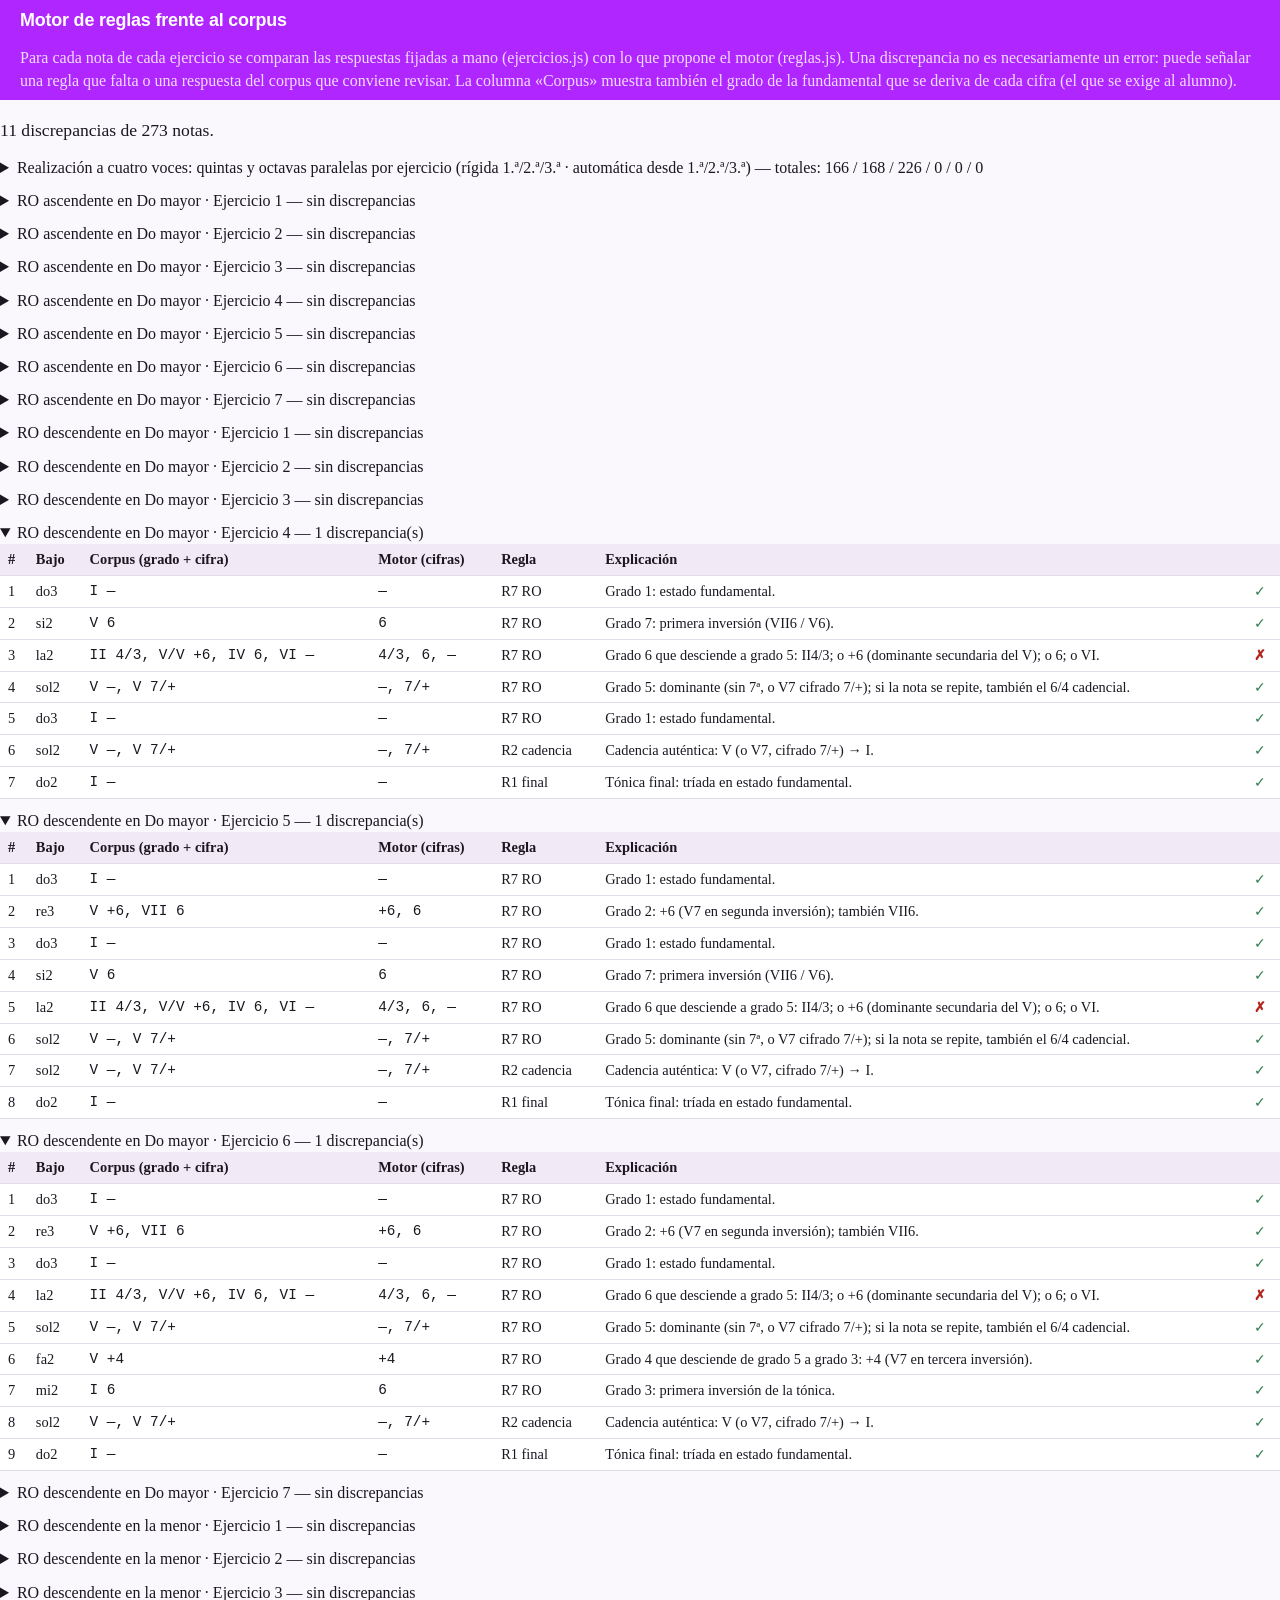
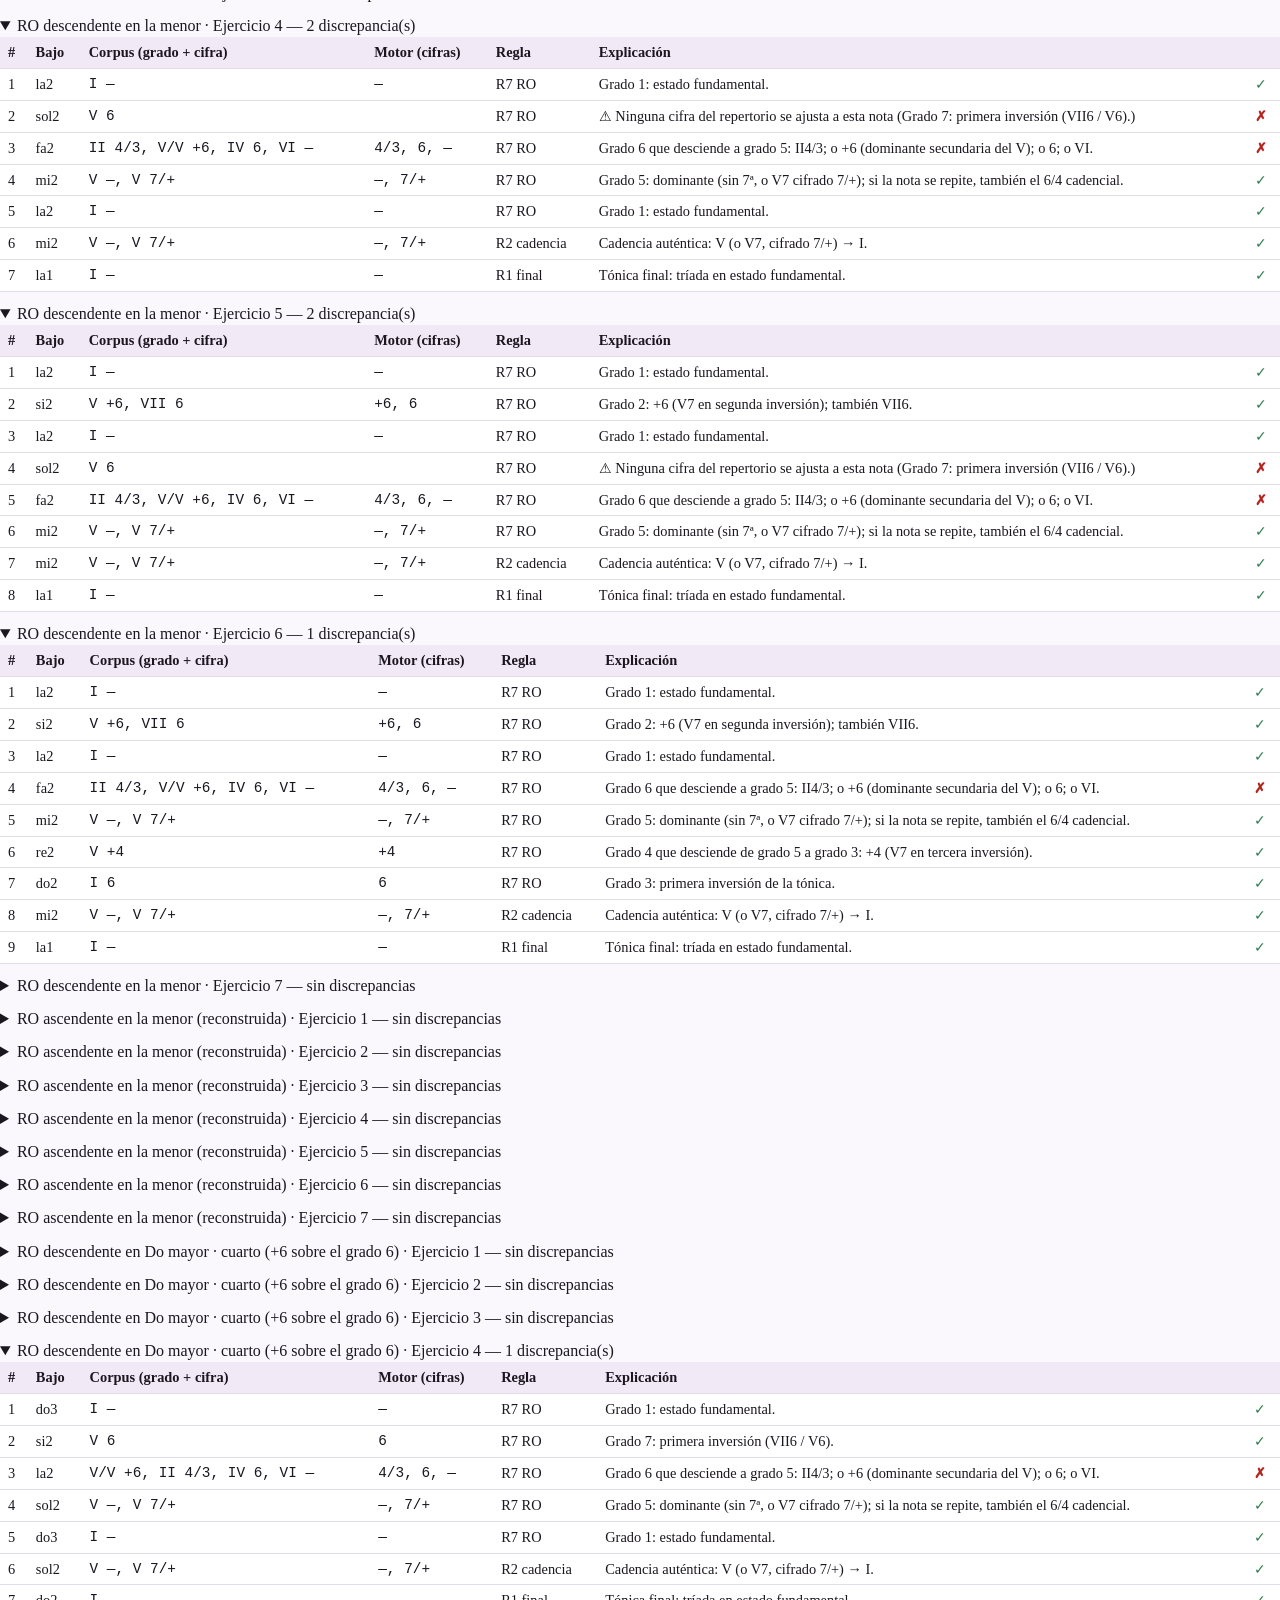
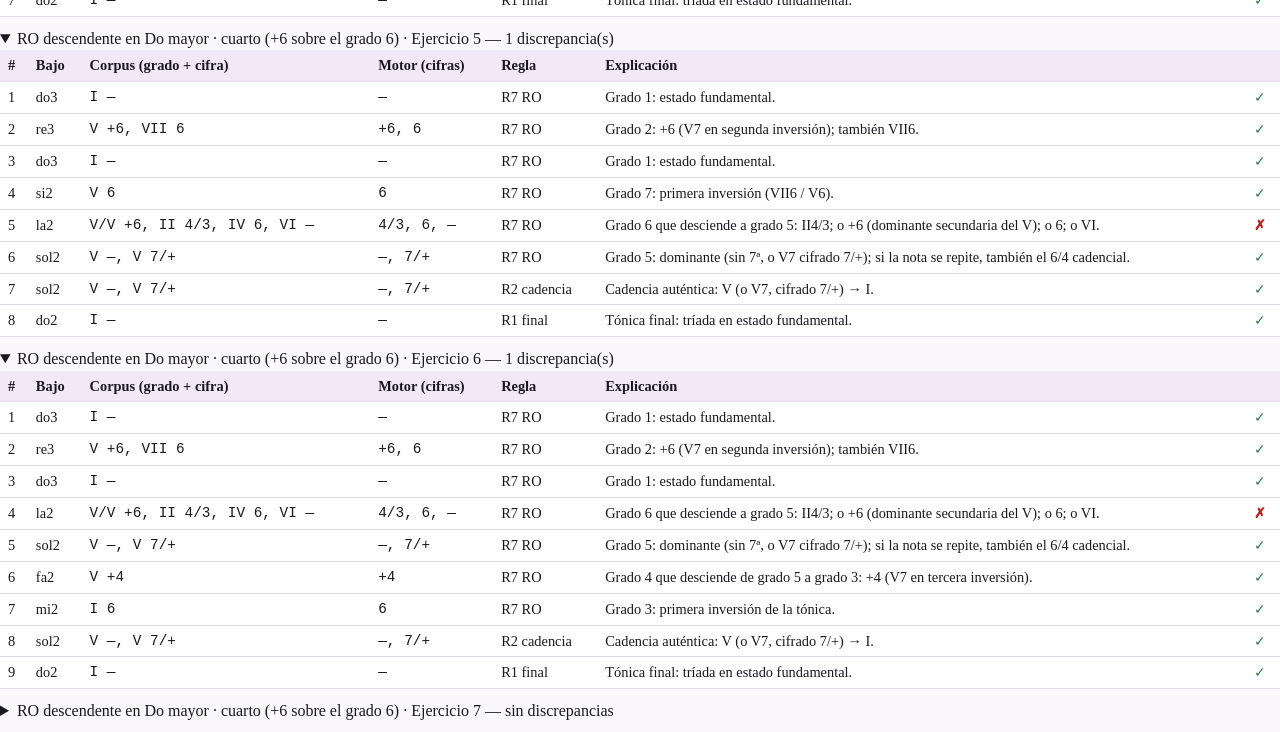
<file: pruebas.html>
<!DOCTYPE html>
<html lang="es">
<head>
  <meta charset="utf-8">
  <meta name="viewport" content="width=device-width, initial-scale=1">
  <title>Pruebas · motor de reglas frente al corpus</title>
  <link rel="stylesheet" href="css/bravura.css">
  <link rel="stylesheet" href="css/estilo.css">
  <style>
    table { border-collapse: collapse; width: 100%; background: var(--papel); font-size: .9rem; }
    th, td { border-bottom: 1px solid var(--linea); padding: 5px 8px; text-align: left; vertical-align: top; }
    th { background: var(--acento-suave); }
    .ok { color: var(--bien); } .ko { color: var(--mal); font-weight: bold; }
    .mono { font-family: Menlo, Consolas, monospace; }
    .resumen { font-size: 1.1rem; margin: 12px 0; }
    details { margin: 10px 0; }
  </style>
</head>
<body>
  <header class="cabecera">
    <div class="cabecera-texto">
      <p class="sobretitulo">Comprobaciones</p>
      <h1>Motor de reglas frente al corpus</h1>
      <p class="instruccion">Para cada nota de cada ejercicio se comparan las respuestas fijadas a mano (ejercicios.js) con lo que propone el motor (reglas.js). Una discrepancia no es necesariamente un error: puede señalar una regla que falta o una respuesta del corpus que conviene revisar. La columna «Corpus» muestra también el grado de la fundamental que se deriva de cada cifra (el que se exige al alumno).</p>
    </div>
  </header>
  <main>
    <p id="resumen" class="resumen"></p>
    <div id="tablas"></div>
  </main>

  <script src="js/teoria.js"></script>
  <script src="js/reglas.js"></script>
  <script src="js/ejercicios.js"></script>
  <script src="js/realizacion.js"></script>
  <script>
    (() => {
      const et = id => (Teoria.CIFRADOS[id] ? Teoria.CIFRADOS[id].etiqueta : id);
      let total = 0, disc = 0;
      const cont = document.getElementById('tablas');
      Ejercicios.CORPUS.forEach(ej => {
        const prop = Reglas.proponer(ej);
        const notas = Reglas.notasDe(ej);
        let filas = '', discEj = 0;
        prop.forEach((p, i) => {
          total++;
          const mano = ej.respuestas[i];
          const igual = p.modelo === mano[0] && p.admisibles.length === mano.length && p.admisibles.every((x, k) => x === mano[k]);
          if (!igual) { disc++; discEj++; }
          const parejas = Ejercicios.parejas(ej, i).map(p => p.romano + ' ' + et(p.cifra));
          filas += '<tr><td>' + (i + 1) + '</td><td>' + Teoria.nombreEs(notas[i], true) + '</td>'
            + '<td class="mono">' + parejas.join(', ') + '</td>'
            + '<td class="mono">' + p.admisibles.map(et).join(', ') + '</td>'
            + '<td>' + p.regla + '</td><td>' + p.explicacion + '</td>'
            + '<td class="' + (igual ? 'ok' : 'ko') + '">' + (igual ? '✓' : '✗') + '</td></tr>';
        });
        const d = document.createElement('details');
        if (discEj) d.open = true;
        d.innerHTML = '<summary>' + ej.coleccion + ' · ' + ej.titulo + ' — ' + (discEj ? discEj + ' discrepancia(s)' : 'sin discrepancias') + '</summary>'
          + '<table><thead><tr><th>#</th><th>Bajo</th><th>Corpus (grado + cifra)</th><th>Motor (cifras)</th><th>Regla</th><th>Explicación</th><th></th></tr></thead><tbody>' + filas + '</tbody></table>';
        cont.appendChild(d);
      });
      document.getElementById('resumen').textContent = disc === 0
        ? 'Sin discrepancias: el motor reproduce las ' + total + ' respuestas del corpus.'
        : disc + ' discrepancias de ' + total + ' notas.';

      // Auditoría de la realización: paralelas por ejercicio en las tres posiciones rígidas y con conducción automática
      let filas = '', totales = [0, 0, 0, 0, 0, 0];
      Ejercicios.CORPUS.forEach(ej => {
        const cifras = ej.respuestas.map((_, i) => Ejercicios.admisibles(ej, i)[0]);
        const c = [];
        for (const r of [0, 1, 2]) c.push(Realizacion.realizar(ej, cifras, { modo: 'rigida', rotacion: r }).paralelas.length);
        for (const r of [0, 1, 2]) c.push(Realizacion.realizar(ej, cifras, { modo: 'auto', rotacion: r }).paralelas.length);
        c.forEach((v, k) => { totales[k] += v; });
        filas += '<tr><td>' + ej.coleccion + ' · ' + ej.titulo + '</td>' + c.map((v, k) => '<td class="' + (v ? 'ko' : 'ok') + '">' + v + '</td>').join('') + '</tr>';
      });
      const d = document.createElement('details');
      d.innerHTML = '<summary>Realización a cuatro voces: quintas y octavas paralelas por ejercicio (rígida 1.ª/2.ª/3.ª · automática desde 1.ª/2.ª/3.ª) — totales: ' + totales.join(' / ') + '</summary>'
        + '<table><thead><tr><th>Ejercicio</th><th>Rígida 1.ª</th><th>Rígida 2.ª</th><th>Rígida 3.ª</th><th>Auto 1.ª</th><th>Auto 2.ª</th><th>Auto 3.ª</th></tr></thead><tbody>' + filas + '</tbody></table>';
      cont.insertBefore(d, cont.firstChild);
    })();
  </script>
</body>
</html>
</file>
<file: css/bravura.css>
/* Fuente musical Bravura (subconjunto SMuFL: claves, cabezas, puntillo, corchetes, alteraciones,
   compás, cifrado). **59 glifos**: los 57 de siempre más el DOBLE SOSTENIDO (U+E263) y el DOBLE
   BEMOL (U+E264), que faltaban y por los que el transporte descartaba sol♯, re♯ y la♯ menor y las
   tonalidades de muchos bemoles (decisión 114). En el TEXTO —«fa♯♯3»— no se usa la fuente: se
   escriben dos signos sencillos, que tiene cualquier fuente del sistema.
   Licencia: SIL OFL 1.1 — véase fuentes/LICENCIA-Bravura-OFL.txt.
   Se incrusta en base64 para que funcione al abrir index.html directamente desde el disco (file://). */
@font-face {
  font-family: 'Bravura';
  src: url([data-uri]) format('woff2');
  font-weight: normal;
  font-style: normal;
}
</file>
<file: css/estilo.css>
/* =====================================================================
   estilo.css — Aspecto de la aplicación. Los colores se definen como
   variables al principio para poder cambiarlos en un solo sitio.
   ===================================================================== */

:root {
  /* =====================================================================================
     DOS COLORES CON DOS OFICIOS  (decisión 131, Diego 27/9/2026)

     --marca  · EL MORADO ELÉCTRICO. Es la identidad y la llamada a la acción, y nada más:
       la banda de la cabecera, la pestaña en la que estás y el botón «Corregir». Poco,
       grande y deliberado. Si todo lo seleccionado fuese morado, el morado dejaría de
       significar nada y la pantalla sería un guirigay.

     --acento · EL NEGRO CIRUELA. Son los estados de TRABAJO: la casilla que estás
       rellenando, la posición elegida, las casillas de verificación, la tecla pulsada, el
       foco del teclado. Ocurren a cada nota y no pueden gritar.

     Y hay un motivo medido, no solo de jerarquía: sobre papel blanco el morado da 4,60:1 y
     el negro ciruela 17,04:1. Un contorno de 2 px alrededor de la casilla activa —que se
     mueve con cada nota que el alumno cifra— en morado quedaría flojo; en ciruela se ve
     siempre. El color fuerte se queda donde hay superficie para sostenerlo.

     El verde del acierto y el carmín del error no los toca ninguno de los dos.
     ===================================================================================== */
  --marca: #B026FF;
  --marca-viva: #C258FF;
  --marca-honda: #9412DC;
  --marca-texto: #ffffff;

  --barra: #241630;              /* el negro ciruela de la cabecera: la raíz de la que sale la banda */
  --barra-texto: #ece7f1;
  --barra-apagado: #9e94ab;

  /* Las superficies, teñidas de la misma familia: si la cabecera es del morado y el fondo
     no, el problema de «esto no viene de ningún sitio» solo cambia de sitio. */
  --fondo: #faf8fc;
  --papel: #ffffff;
  --tinta: #1b1720;
  --tinta-suave: #6b6474;
  --linea: #e2dce8;
  --acento: #241630;
  --acento-suave: #f1e9f6;
  /* La tinta de LO QUE ESCRIBIÓ EL PROFESOR en la partitura del configurador (decisión
     167): sus dos voces, bajo y soprano, frente a las que escribe el motor, en negro. No
     es --marca, que es la identidad y la llamada a la acción; es su hermano hondo, que
     sobre blanco da contraste de sobra para una cabeza de nota. */
  --voz-dada: #9412DC;

  --bien: #2e7d4f;
  --bien-suave: #e2f3e8;
  --mal: #b3261e;
  --mal-suave: #fbe4e2;
  --sombra: 0 1px 2px rgba(20,10,30,.07), 0 4px 14px rgba(20,10,30,.06);

  --fuente-texto: Georgia, "Times New Roman", serif;
  --fuente-ui: -apple-system, BlinkMacSystemFont, "Segoe UI", Roboto, "Helvetica Neue", Arial, sans-serif;
  --radio-caja: 10px;
  --radio-control: 6px;
}

* { box-sizing: border-box; }

/* El atributo hidden debe ganar siempre a los display:flex de abajo */
[hidden] { display: none !important; }

html, body { margin: 0; padding: 0; }

body {
  font-family: var(--fuente-texto);
  color: var(--tinta);
  background: var(--fondo);
  line-height: 1.45;
  padding: 20px 16px 40px;
  max-width: 1100px;
  margin: 0 auto;
  /* Las casillas de verificación venían en el azul del navegador, el único azul de la
     aplicación y ajeno a todo lo demás. Con esto adoptan el marrón de lo activo. */
  accent-color: var(--acento);
}


/* ---- Cabecera ---- */
.cabecera {
  display: flex; flex-wrap: wrap; gap: 16px 24px;
  align-items: flex-end; justify-content: space-between;
  margin-bottom: 14px;
}
.sobretitulo { margin: 0; font-size: .85rem; letter-spacing: .08em; text-transform: uppercase; color: var(--tinta-suave); }
/* Vacío, sigue dando su renglón de aire sobre el título (Diego, 27/9/2026) */
.sobretitulo:empty { min-height: 1.2em; }
h1 { margin: 2px 0 4px; font-size: 1.5rem; font-weight: normal; }
.instruccion { margin: 0; color: var(--tinta-suave); }
/* Segunda línea del enunciado: cómo responde la aplicación (más suave que la tarea) */
.instruccion-nota { display: block; margin-top: 4px; font-size: .92em; opacity: .85; }
.selector-caja { display: flex; flex-direction: column; gap: 4px; font-size: .85rem; color: var(--tinta-suave); }
.selector-caja select {
  font: inherit; font-size: 1rem; color: var(--tinta);
  padding: 8px 10px; border: 1px solid var(--linea); border-radius: var(--radio-control); background: var(--papel);
  min-width: 220px;
}

/* ---- Repertorio ---- */
.repertorio-caja {
  display: flex; flex-direction: column; gap: 8px;
  padding: 10px 14px 12px; border: none; border-bottom: 1px solid var(--linea); background: transparent;
  margin-bottom: 18px;
}
.repertorio-fila { display: flex; flex-wrap: wrap; align-items: center; gap: 8px 14px; }
.repertorio-fila .repertorio-etiqueta { min-width: 170px; }
.ficha-romano { width: auto; min-width: 38px; padding: 0 8px; font-size: .95rem; letter-spacing: .04em; }
.repertorio-etiqueta { font-size: .85rem; color: var(--tinta-suave); }
.repertorio { display: flex; flex-wrap: wrap; gap: 6px; }
.ficha {
  display: inline-flex; align-items: center; justify-content: center;
  width: 38px; height: 34px; border: 1px solid var(--linea); border-radius: var(--radio-control); background: var(--fondo);
}

/* ---- Barra de realización ---- */
.realizacion-barra {
  display: flex; flex-wrap: wrap; align-items: center; gap: 8px 18px;
  padding: 8px 14px; margin-bottom: 8px; font-size: .9rem; color: var(--tinta-suave);
  /* SIN línea abajo (Diego, 27/9/2026): la barra queda pegada al recuadro de la
     partitura y las dos rayas juntas formaban una doble regla. Separa el borde
     superior de la partitura, que ya está ahí. */
  background: transparent; border: none;
}
.realizacion-barra .control { display: inline-flex; align-items: center; gap: 6px; }
.realizacion-barra input[type="checkbox"] { width: 16px; height: 16px; }
.realizacion-barra .control-etiqueta { color: var(--tinta-suave); }
.realizacion-barra .control-sonido { gap: 10px; }
/* «LA GRABACIÓN», COLGANDO DE «ESCUCHAR PROPUESTA» SIN COSTAR ALTURA (Diego, 9/10/2026).
   Los dos botones son la misma música en dos versiones, así que van uno debajo del otro y
   alineados; pero apilarlos de verdad añadía un renglón entero antes de la partitura. La
   solución: el de abajo sale del flujo (`position: absolute`) y cae en el hueco libre que ya
   tiene a su izquierda el renglón de «Grados del bajo». `left: 0; right: 0` le da el ancho
   exacto del botón de arriba, y los 5 px de `top` son la misma distancia pequeña de antes.
   La barra, por tanto, no crece ni un píxel y nada de lo demás se mueve. */
.realizacion-barra .control-apilado { position: relative; display: inline-flex; align-items: center; }
.realizacion-barra #btn-original { position: absolute; top: calc(100% + 5px); left: 0; right: 0; white-space: nowrap; }
.realizacion-barra .control-vista { flex-wrap: wrap; gap: 8px 18px; }
/* Los ajustes de CÓMO SE VE Y SE ESCRIBE la música —los grados del bajo y la posición
   melódica inicial— bajan JUNTOS a su propio renglón y pegados al borde derecho, con los
   grados delante. Ni los grados ni la posición son sonido, y estaban mezclados con él
   (Diego, 28/9/2026). El salto de renglón lo fuerza un elemento de ancho completo. */
.realizacion-barra::after { content: ""; flex-basis: 100%; height: 0; order: 1; }
#control-grados { order: 2; margin-left: auto; }
#control-realizacion { order: 3; margin-left: 0; }
.realizacion-barra.audicion #btn-cadencia, .realizacion-barra.audicion #btn-propuesta { background: var(--acento); color: #fff; border-color: var(--acento); font-size: 1rem; padding: 7px 16px; }
.realizacion-barra.audicion .control-sonido { gap: 14px; }
.boton-pequeno.parar { color: var(--mal); border-color: var(--mal); }
.selector-pequeno { font: inherit; font-size: .88rem; padding: 3px 6px; border: 1px solid var(--linea); border-radius: var(--radio-control); background: var(--papel); color: var(--tinta); }
/* El indicador de carga no ocupa sitio (absoluto), para que no desplace nada mientras el alumno pulsa */
.control-instrumento { position: relative; display: inline-flex; align-items: flex-end; gap: 4px; }

/* El ⓘ de la instrumentación y su cuadro (decisión 253). El cuadro cuelga por debajo del
   control, por fuera del flujo, para no mover nada de la barra al abrirse; en pantalla
   pequeña se estira de lado a lado. */
.boton-info {
  border: 1px solid var(--linea); background: var(--papel); color: var(--texto);
  border-radius: 50%; width: 1.5rem; height: 1.5rem; line-height: 1; font-size: .95rem;
  cursor: pointer; padding: 0; flex: 0 0 auto;
}
.boton-info:hover { background: var(--acento-suave); }
.boton-info[aria-expanded="true"] { background: var(--acento-suave); border-color: var(--acento); }
.caja-instrumentos {
  position: absolute; left: 0; top: calc(100% + 6px); z-index: 30;
  min-width: 17rem; max-width: 26rem; padding: 10px 12px;
  background: var(--papel); border: 1px solid var(--linea); border-radius: 6px;
  box-shadow: 0 6px 18px rgba(0, 0, 0, .18); font-size: .82rem; line-height: 1.45;
  text-align: left; white-space: normal;
}
.caja-instrumentos h3 { margin: 0 0 6px; font-size: .9rem; }
.caja-instrumentos ul { margin: 0; padding-left: 1.1em; }
.caja-instrumentos li { margin-bottom: 2px; }
.caja-instrumentos .voz { opacity: .78; }
.caja-instrumentos .nota-estilo { margin: 7px 0 0; font-style: italic; opacity: .85; }
.caja-instrumentos .todas { margin: 8px 0 0; }
.caja-instrumentos .todas button {
  background: none; border: 0; padding: 0; color: var(--acento);
  text-decoration: underline; cursor: pointer; font-size: .8rem;
}
.caja-instrumentos .lista-todas { margin: 8px 0 0; border-top: 1px solid var(--linea); padding-top: 7px; }
.caja-instrumentos .lista-todas strong { font-weight: 600; }
@media (max-width: 640px) {
  .caja-instrumentos { position: fixed; left: 8px; right: 8px; top: auto; bottom: 8px; max-width: none; min-width: 0; max-height: 60vh; overflow-y: auto; }
}
.instrumento-estado { position: absolute; left: 0; top: 100%; font-size: .7rem; color: var(--acento); font-style: italic; white-space: nowrap; pointer-events: none; }
.instruccion .ref-mal { color: var(--mal); font-weight: bold; }
.ref-boton { display: inline-block; font-size: .82em; padding: 0 6px; border: 1px solid var(--linea); border-radius: var(--radio-control); background: var(--papel); color: var(--tinta); white-space: nowrap; }
svg.partitura .boton-sonar { cursor: pointer; }
svg.partitura .boton-sonar .fondo { fill: var(--papel); stroke: var(--linea); stroke-width: 1.2; transition: fill .12s, stroke .12s; }
svg.partitura .boton-sonar .triangulo { fill: var(--tinta-suave); }
svg.partitura .boton-sonar:hover .fondo, svg.partitura .boton-sonar:focus .fondo { stroke: var(--acento); fill: var(--acento-suave); }
svg.partitura .boton-sonar:focus { outline: none; }
svg.partitura .boton-sonar.sonando .fondo { fill: var(--acento); stroke: var(--acento); }
svg.partitura .boton-sonar.sonando .triangulo { fill: #fff; }
.segmentos { display: inline-flex; border: 1px solid var(--linea); border-radius: var(--radio-control); overflow: hidden; }
.segmentos button { font: inherit; padding: 4px 10px; border: none; background: var(--papel); color: var(--tinta); cursor: pointer; border-right: 1px solid var(--linea); }
.segmentos button:last-child { border-right: none; }
.segmentos button.activo { background: var(--acento); color: #fff; }
.boton-pequeno { font: inherit; font-size: .9rem; padding: 5px 12px; border-radius: var(--radio-control); border: 1px solid var(--linea); background: var(--papel); color: var(--tinta); cursor: pointer; }
.boton-pequeno:hover { border-color: var(--acento); }
/* (La clase `boton-lleno` desapareció con la decisión 133: ahora TODOS los botones van
   rellenos, así que no hacía falta una clase para pedirlo.) */
svg.partitura .acorde.mal text { fill: var(--mal); }
svg.partitura .acorde.mal .plica, svg.partitura .acorde.mal .linea { stroke: var(--mal); }

/* ---- Partitura ---- */
.partitura-caja {
  background: var(--papel); border: 1px solid var(--linea); border-radius: var(--radio-caja);
  padding: 8px 12px; overflow-x: auto;
}
svg.partitura { width: auto; max-width: 100%; height: auto; display: block; }   /* la anchura la fija partitura.js (px por unidad) */
svg.partitura .linea { stroke: var(--tinta); stroke-width: 1.1; }
svg.partitura .barra { stroke: var(--tinta); stroke-width: 1.4; }
svg.partitura .barra.gruesa { stroke-width: 4.5; }
svg.partitura .plica { stroke: var(--tinta); stroke-width: 1.2; }
svg.partitura text { fill: var(--tinta); }

svg.partitura .silencio { fill: var(--tinta); pointer-events: none; }
svg.partitura .casilla { cursor: pointer; }
svg.partitura .casilla .fondo { fill: var(--fondo); stroke: var(--linea); stroke-width: 1.2; transition: fill .12s, stroke .12s; }
svg.partitura .casilla:hover .fondo { stroke: var(--acento); }
svg.partitura .casilla:focus { outline: none; }
svg.partitura .casilla:focus .fondo { stroke: var(--acento); }
svg.partitura .casilla.activa .fondo { fill: var(--acento-suave); stroke: var(--acento); stroke-width: 2.2; }
svg.partitura .casilla.llena .fondo { fill: var(--papel); }
/* Casilla DADA: el dato viene escrito y no se responde (la función, la tonalidad y, en la
   armonización de bajo con los grados dados, el grado del bajo). Decisión 94. */
svg.partitura .casilla-romano.dada .fondo { fill: var(--acento-suave); stroke: var(--acento); }
svg.partitura .casilla-romano.dada .romano { fill: var(--acento); }
svg.partitura .casilla.fija { cursor: default; }
svg.partitura .casilla.bien .fondo { fill: var(--bien-suave); stroke: var(--bien); stroke-width: 2; }
svg.partitura .casilla.mal .fondo { fill: var(--mal-suave); stroke: var(--mal); stroke-width: 2; }
svg.partitura .casilla.mal .cifra-texto, svg.partitura .casilla.mal .cifra-raya { fill: var(--mal); stroke: var(--mal); }
svg.partitura .casilla.mal .cifra-texto { stroke: none; }
/* El renglón de la SOLUCIÓN bajo cada nota fallada (decisión 152, Diego 28/9/2026): una
   sola tinta, la naranja —la misma con la que el pentagrama señala las notas que la
   solución cambia—, y las tres lecturas del acorde seguidas: función · grado · cifra.
   Antes esto se decía en verde y a medias: el grado salía verde («lo acertaste», que era
   justo lo contrario de la verdad) y la cifra se quedaba negra, porque su regla apuntaba
   a `.casilla .modelo` y el grupo nunca colgó de una casilla. */
svg.partitura .solucion-cifrado { pointer-events: none; }
/* La zona sensible del renglón: invisible, pero es la que recoge el ratón y el dedo para
   abrir el globo del porqué (decisión 154). El cursor de ayuda anuncia que hay algo. */
svg.partitura .solucion-zona { fill: transparent; cursor: help; }
svg.partitura .solucion-zona:focus { outline: none; }
svg.partitura .solucion-zona.activo, svg.partitura .solucion-zona:focus-visible {
  fill: var(--cambio); fill-opacity: .12; }
svg.partitura .globo-solucion .globo-fondo { stroke: var(--cambio); }
svg.partitura .globo-solucion .globo-guia { stroke: var(--cambio); }

/* Los cuadros de las TÉCNICAS ARMÓNICAS (decisión 155). Van en el ciruela de la marca, que
   es en esta aplicación el color de lo que se anota SOBRE la música —los rótulos de
   tonalidad, las barras del pivote—, y no compite con el verde, el rojo ni el naranja de la
   corrección. La caja no recoge el puntero: si lo hiciera, taparía las casillas. */
/* En NARANJA, como el cifrado que encierran (Diego, 28/9/2026): «los cuadros que señalan
   las técnicas creo que se verían mejor si se mostraran en naranja también». Es coherente:
   el cuadro describe precisamente ese cifrado naranja, y en ciruela se leía como una
   anotación ajena. */
svg.partitura .tecnica-caja { fill: none; stroke: var(--tecnica); stroke-width: 1.5; opacity: .85; pointer-events: none; }
svg.partitura .tecnica-cadencia .tecnica-caja { stroke-width: 2.2; opacity: .9; }
svg.partitura .tecnica-arpegio .tecnica-caja { stroke-dasharray: 5 4; }
svg.partitura .tecnica-rotulo { pointer-events: none; }
svg.partitura .tecnica-pastilla { fill: var(--papel); stroke: var(--tecnica); stroke-width: 1.2; }
svg.partitura .tecnica-texto {
  font-family: Georgia, "Times New Roman", serif; font-weight: bold; fill: var(--tecnica); }
svg.partitura .tecnica-zona { fill: transparent; cursor: help; }
svg.partitura .tecnica-zona:focus { outline: none; }
svg.partitura .tecnica-zona.activo, svg.partitura .tecnica-zona:focus-visible {
  fill: var(--tecnica); fill-opacity: .12; }
svg.partitura .globo-tecnica .globo-fondo { stroke: var(--tecnica); }
svg.partitura .globo-tecnica .globo-guia { stroke: var(--tecnica); }
svg.partitura .solucion-cifrado .sol-fun,
svg.partitura .solucion-cifrado .sol-romano {
  font-family: Georgia, "Times New Roman", serif; font-weight: bold; letter-spacing: .5px; fill: var(--cambio); }
svg.partitura .solucion-cifrado .cifra-texto { fill: var(--cambio); }
svg.partitura .solucion-cifrado .cifra-raya { stroke: var(--cambio); }
svg.partitura .casilla.activa-nota .fondo { stroke: var(--acento); stroke-dasharray: 3 3; }
svg.partitura .casilla.fija { cursor: default; }
svg.partitura .casilla.fija:hover .fondo { stroke: var(--bien); }
.botonera-resultado { margin-top: 10px; }
svg.partitura .interrogante { font-family: Georgia, serif; font-size: 18px; fill: var(--tinta-suave); pointer-events: none; }
svg.partitura .romano { font-family: Georgia, "Times New Roman", serif; font-size: 18px; letter-spacing: .5px; fill: var(--tinta); pointer-events: none; }
svg.partitura .casilla.mal .romano { fill: var(--mal); }
svg.partitura .cifra-raya { stroke: var(--tinta); }
/* Modulación: casilla de grado partida (pivote), fila «Tonalidad» y rótulos */
svg.partitura .pivote-barra { stroke: var(--acento); stroke-width: 2.2; stroke-linecap: round; pointer-events: none; }
svg.partitura .renglon-ton { font-family: Georgia, "Times New Roman", serif; font-size: 12px; fill: var(--tinta-suave); pointer-events: none; }
svg.partitura .casilla-ton .fondo { fill: var(--fondo); stroke: var(--linea); stroke-dasharray: 3 2; }
svg.partitura .casilla-ton.llena .fondo, svg.partitura .casilla-ton.fija .fondo { stroke-dasharray: none; }
svg.partitura .casilla-ton .ton { font-family: Georgia, "Times New Roman", serif; font-size: 13px; fill: var(--tinta); pointer-events: none; }
svg.partitura .casilla-ton .interrogante-ton { font-family: Georgia, serif; font-size: 14px; fill: var(--tinta-suave); pointer-events: none; }
svg.partitura .casilla-ton.inicial .fondo, svg.partitura .casilla-ton.dada .fondo { fill: var(--acento-suave); stroke: var(--acento); }
svg.partitura .casilla-ton.inicial .ton, svg.partitura .casilla-ton.dada .ton { fill: var(--acento); }
svg.partitura .casilla-ton.fija { cursor: default; }
svg.partitura .casilla-ton.mal .ton, svg.partitura .casilla-ton.mal .interrogante-ton { fill: var(--mal); }
.chip-fund { font-weight: bold; min-width: 1.6em; text-align: right; }
.chip.con-aviso .icono-cifra { opacity: .75; }
.sel-fun { font: inherit; font-size: .85rem; padding: 3px 4px; border-radius: var(--radio-control); border: 1px solid var(--linea); background: var(--papel); color: var(--tinta); }
/* Errores de conducción de voces: notas señaladas y globo de explicación */
svg.partitura .voz-mal { fill: var(--mal); }
/* pointer-events: all → la zona sigue siendo pulsable aunque el relleno pase a «none» al pasar el ratón */
svg.partitura .voz-zona { fill: transparent; cursor: pointer; pointer-events: all; }
svg.partitura .voz-zona:focus { outline: none; }
svg.partitura .voz-zona.activo, svg.partitura .voz-zona:hover, svg.partitura .voz-zona:focus { fill: none; stroke: var(--mal); stroke-width: 1.6; }
svg.partitura .globo-aviso { cursor: pointer; }
svg.partitura .globo-fondo { fill: var(--papel); stroke: var(--mal); stroke-width: 1.6; }
svg.partitura .globo-texto { fill: var(--tinta); font-family: Georgia, "Times New Roman", serif; pointer-events: none; }
svg.partitura .globo-punta { stroke-dasharray: 0; }
svg.partitura .globo-guia { stroke: var(--mal); stroke-width: 1; stroke-dasharray: 3 3; }
/* Fila «Función» (T · S · D) y bajo deducido en la melodía de soprano */
svg.partitura .casilla-fun .fondo { fill: var(--fondo); stroke: var(--linea); stroke-dasharray: 3 2; }
svg.partitura .casilla-fun.llena .fondo, svg.partitura .casilla-fun.fija .fondo { stroke-dasharray: none; }
svg.partitura .casilla-fun .fun { font-family: Georgia, "Times New Roman", serif; font-size: 15px; font-weight: bold; fill: var(--tinta); pointer-events: none; }
svg.partitura .casilla-fun.dada .fondo { fill: var(--acento-suave); stroke: var(--acento); }
svg.partitura .casilla-fun.dada .fun { fill: var(--acento); }
svg.partitura .casilla-fun.fija { cursor: default; }
svg.partitura .casilla-fun.mal .fun { fill: var(--mal); }
svg.partitura .casilla-fun.bien .fun { fill: var(--bien); }
svg.partitura .bajo-alumno.mal text { fill: var(--mal); }
svg.partitura .bajo-alumno.mal .plica, svg.partitura .bajo-alumno.mal .linea { stroke: var(--mal); }

/* LAS DOS VOCES DADAS (configurador, decisión 167). Lo que escribió el profesor —el bajo y
   la melodía— en el morado de «lo dado»; lo que escribe el motor —tenor y contralto—, en
   negro. El rojo del error manda sobre los dos. */
svg.partitura .acorde .nota.dada { fill: var(--voz-dada); }
svg.partitura .bajo.dada text, svg.partitura .bajo-alumno.dada text,
svg.partitura .melodia.dada text { fill: var(--voz-dada); }
svg.partitura .bajo.dada .plica, svg.partitura .bajo.dada .linea,
svg.partitura .bajo-alumno.dada .plica, svg.partitura .bajo-alumno.dada .linea,
svg.partitura .melodia.dada .plica, svg.partitura .melodia.dada .linea { stroke: var(--voz-dada); }
/* Y el circulito del grado, del color de la voz que anota (decisión 169) */
svg.partitura .grado-bajo.dada .grado-circulo { stroke: var(--voz-dada); }
svg.partitura .grado-bajo.dada .grado-cifra { fill: var(--voz-dada); }
svg.partitura .acorde.mal .nota.dada { fill: var(--mal); }
svg.partitura .bajo-alumno.mal.dada text, svg.partitura .bajo.mal.dada text { fill: var(--mal); }
.aviso-voces .voces-mal { color: var(--mal); }
.aviso-voces .voces-bien { color: var(--bien); }
.tecla-fun { min-width: 48px; min-height: 42px; font-size: 1.05rem; font-weight: bold; font-family: Georgia, "Times New Roman", serif; }
svg.partitura .etiqueta-ton rect { fill: var(--acento-suave); stroke: var(--acento); stroke-width: 1.1; }
svg.partitura .etiqueta-ton text { font-family: Georgia, "Times New Roman", serif; font-size: 13px; fill: var(--acento); pointer-events: none; }
svg.partitura .etiqueta-ton.solucion rect { fill: var(--bien-suave); stroke: var(--bien); }
svg.partitura .etiqueta-ton.solucion text { fill: var(--bien); }
/* Grados de la escala sobre el bajo (al modo de Gjerdingen): circulito negro sin relleno
   con la cifra arábiga dentro; se ensancha en óvalo cuando el grado lleva alteración (♯4) */
svg.partitura .grado-bajo { pointer-events: none; }
svg.partitura .grado-circulo { fill: var(--papel, #fff); stroke: var(--tinta); stroke-width: 1.2; }
svg.partitura .grado-cifra { font-family: Georgia, "Times New Roman", serif; font-size: 13px; fill: var(--tinta); text-anchor: middle; }
.tecla-ton { min-width: 44px; min-height: 42px; font-size: .8rem; }
.tecla.elegida { border-color: var(--acento); background: var(--acento-suave); }

/* ---- Paletas ---- */
.paleta-caja {
  display: flex; align-items: flex-start; gap: 12px;
  margin-top: 5px; padding: 4px 12px 5px;
  border: 1px solid transparent; border-radius: var(--radio-caja);
  transition: border-color .15s, background .15s;
}
.paleta-caja.destacada { border-color: var(--acento); background: rgba(36, 22, 48, .05); }
/* El rótulo, A LA IZQUIERDA de las teclas y no encima (Diego, 25/9): cada paleta se
   ahorra así un renglón entero, y son tres o cuatro. El rótulo puede ocupar dos líneas
   —«Grado de la fundamental» las ocupa— sin dejar de compartir renglón con las teclas.
   `align-self: center` lo deja a la altura de la primera fila de teclas. */
.paleta-etiqueta {
  flex: 0 0 7.2rem; align-self: center; margin: 0; text-align: right;
  font-size: .76rem; letter-spacing: .03em; line-height: 1.2;
  text-transform: uppercase; color: var(--tinta-suave);
}
.paleta { display: flex; flex-wrap: wrap; gap: 6px; flex: 1 1 auto; min-width: 0; }
/* Dos redacciones del mismo rótulo: la larga en pantalla grande, la corta en el móvil */
.etq-corta { display: none; }
.tecla-romano { min-width: 40px; min-height: 42px; font-size: .88rem; letter-spacing: .03em; }
.tecla {
  display: flex; flex-direction: column; align-items: center; justify-content: center; gap: 2px;
  min-width: 48px; min-height: 46px; padding: 3px 7px;
  font: inherit; font-size: .93rem; color: var(--tinta);
  -webkit-tap-highlight-color: transparent;
  background: var(--papel); border: 1px solid var(--linea); border-radius: var(--radio-caja);
  cursor: pointer;
  transition: transform .06s, border-color .12s, background .12s;
}
.tecla:hover { border-color: var(--acento); }
.tecla:active { transform: translateY(1px); }
.tecla:disabled { opacity: .45; cursor: default; }
.tecla-nombre { font-size: .72rem; color: var(--tinta-suave); }
.tecla-num {
  display: inline-block; min-width: 14px; height: 14px; line-height: 12px; padding: 0 3px;
  font-size: .62rem; font-family: ui-monospace, Menlo, Consolas, monospace;
  color: var(--tinta-suave); background: var(--fondo); border: 1px solid var(--linea); border-radius: var(--radio-control);
}
.tecla-num:empty { visibility: hidden; }
.tecla-romano .tecla-num { margin-top: 1px; }
.tecla-romano-texto { line-height: 1.1; }
.tecla-borrar { min-width: 57px; font-size: .85rem; color: var(--tinta-suave); }
.icono-cifra { display: block; }
.icono-cifra text { fill: var(--tinta); }
.icono-cifra .cifra-raya { stroke: var(--tinta); }
.progreso { margin: 10px 0 0; color: var(--tinta-suave); font-size: .9rem; }

/* ---- Botonera ---- */
.botonera { display: flex; flex-wrap: wrap; gap: 10px; margin-top: 18px; }
.botonera button {
  font: inherit; font-size: 1rem; padding: 10px 18px;
  border-radius: var(--radio-caja); border: 1px solid var(--linea); background: var(--papel); color: var(--tinta);
  cursor: pointer;
}
.botonera button:hover { border-color: var(--acento); }
.botonera button.primario { background: var(--acento); color: #fff; border-color: var(--acento); }
.botonera button.primario:disabled { opacity: .5; cursor: default; }
.botonera button.secundario { margin-left: auto; }

/* ---- Resultado ---- */
.resultado {
  margin-top: 20px; padding: 16px 20px; background: var(--papel);
  border-radius: var(--radio-caja); border-left: 5px solid var(--acento);
}
.resultado h2 { margin: 0 0 8px; font-size: 1.25rem; font-weight: normal; }
.resultado .pct { color: var(--tinta-suave); font-size: 1rem; }
.desglose { margin: 0 0 8px; color: var(--tinta-suave); font-size: .92rem; }
.botonera-voz { margin: 0 0 10px; }
.desglose.esquema { color: var(--tinta); }
.desglose.esquema b { letter-spacing: .06em; }
.enhorabuena { margin: 0; color: var(--bien); }
/* La frase que manda mirar el pentagrama al ver la solución (decisión 153). Ocupa el sitio
   que tenía la lista numerada de errores, y los nombres de los colores van pintados de su
   color: es lo que convierte la frase en leyenda de la partitura. */
.mira-partitura { margin: 8px 0 0; }
.resultado .ref-cambio { color: var(--cambio); font-weight: bold; }
.resultado .ref-bien { color: var(--bien); font-weight: bold; }
.resultado .ref-mal { color: var(--mal); font-weight: bold; }
.cif { font-weight: bold; padding: 0 4px; border-radius: var(--radio-control); }
.cif.mal { color: var(--mal); background: var(--mal-suave); }
.cif.bien { color: var(--bien); background: var(--bien-suave); }
.explicacion { color: var(--tinta-suave); font-size: .92rem; }

/* ---- Avisos y pie ---- */
.aviso {
  position: fixed; left: 50%; bottom: 24px; transform: translateX(-50%);
  background: var(--tinta); color: #fff; padding: 10px 16px; border-radius: var(--radio-control); font-size: .9rem;
}
/* ---- Informe de fin de práctica ---- */
.informe { margin-top: 18px; padding-top: 14px; border-top: 1px dashed var(--linea); }
.informe h3 { margin: 0 0 6px; font-size: 1.05rem; font-weight: normal; }
/* La nota sale del acierto al PRIMER intento: es lo que se envía al profesor */
.nota-informe { margin: 2px 0 8px; font-size: 1.05rem; }
.nota-informe b { font-size: 1.6rem; color: var(--acento); }
.nota-informe span { color: var(--tinta-suave); font-size: .85rem; }
.informe .campo-informe { display: flex; flex-direction: column; gap: 4px; margin: 12px 0 4px; max-width: 420px; font-size: .85rem; color: var(--tinta-suave); }
.informe .campo-informe input { font: inherit; font-size: 1rem; color: var(--tinta); padding: 8px 10px; border: 1px solid var(--linea); border-radius: var(--radio-control); background: var(--papel); }
.ayuda-informe { margin: 4px 0 0; font-size: .82rem; color: var(--tinta-suave); }
.informe-texto { width: 100%; margin-top: 10px; font-family: ui-monospace, Menlo, Consolas, monospace; font-size: .8rem; padding: 8px; border: 1px solid var(--linea); border-radius: var(--radio-control); background: var(--papel); color: var(--tinta); }

.pie { margin-top: 36px; color: var(--tinta-suave); font-size: .82rem; }
.pie p { margin: 2px 0; }
/* Créditos y versión: presentes pero discretos, que no compitan con las instrucciones */
.pie .creditos { margin-top: 8px; font-size: .7rem; opacity: .55; }
.pie .creditos a { color: inherit; }

@media (max-width: 600px) {
  body { padding: 12px 12px 32px; }
  h1 { font-size: 1.25rem; }
  .tecla { min-width: 60px; min-height: 60px; }
  .botonera button.secundario { margin-left: 0; }
}

/* =====================================================================
   Configurador del profesor (configurar.html)
   ===================================================================== */
.tipos { display: flex; flex-wrap: wrap; gap: 12px; margin-top: 6px; }
.tipo {
  flex: 1 1 240px; display: flex; flex-direction: column; gap: 6px; cursor: pointer;
  padding: 14px 16px 16px; border: 2px solid var(--linea); border-radius: var(--radio-caja); background: var(--fondo);
  transition: border-color .15s, background .15s, box-shadow .15s;
}
.tipo:hover { border-color: var(--acento); }
.tipo:has(input:checked) { border-color: var(--acento); background: var(--papel); box-shadow: 0 0 0 3px var(--acento-suave); }
.tipo input { position: absolute; opacity: 0; pointer-events: none; }
.tipo-titulo { font-size: 1.25rem; color: var(--tinta); }
.tipo:has(input:checked) .tipo-titulo { color: var(--acento); }
.tipo-texto { font-size: .9rem; color: var(--tinta-suave); line-height: 1.4; }
.paso { background: var(--papel); border: 1px solid var(--linea); border-radius: var(--radio-caja); padding: 16px 20px 18px; margin-bottom: 18px; }
.paso h2 { margin: 0 0 10px; font-size: 1.2rem; font-weight: normal; display: flex; align-items: center; gap: 10px; }
.paso h2 .num { display: inline-flex; align-items: center; justify-content: center; width: 28px; height: 28px; border-radius: 50%; background: var(--acento); color: #fff; font-size: .95rem; }
.paso h3 { margin: 18px 0 4px; font-size: 1.05rem; font-weight: normal; }
/* Los rótulos de los tres bloques de «Preparar una ficha» —qué fragmentos entran, en qué
   tonalidades y cómo se le presenta al alumno— en negrita y con una raya debajo: el
   sombreado del bloque solo no se veía y las tres zonas se confundían en una sola. */
.configurador .bloque-opciones > h3 {
  font-weight: bold; font-size: 1.08rem; color: var(--acento);
  margin-top: .8rem; padding-bottom: .3rem; border-bottom: 1px solid rgba(36, 22, 48, .22);
}
.columnas { display: flex; flex-wrap: wrap; gap: 18px; }
.columna { flex: 1 1 340px; min-width: 0; }
.campo { display: flex; flex-direction: column; gap: 4px; font-size: .85rem; color: var(--tinta-suave); }
.campo > span { display: block; }
.campo input[type="text"], .campo input[type="number"], .campo select, .campo textarea, textarea#direccion, textarea#direcciones-todos, textarea#ficha-direccion {
  font: inherit; font-size: 1rem; color: var(--tinta); padding: 8px 10px;
  border: 1px solid var(--linea); border-radius: var(--radio-control); background: var(--papel); width: 100%;
}
.campo textarea { font-family: Menlo, Consolas, "Courier New", monospace; font-size: .95rem; line-height: 1.5; }
textarea#direccion, textarea#direcciones-todos, textarea#ficha-direccion { font-family: Menlo, Consolas, monospace; font-size: .8rem; margin-top: 10px; word-break: break-all; }
.campo-linea { flex-direction: row; align-items: center; gap: 8px; font-size: .95rem; color: var(--tinta); margin: 10px 0 0; }
.campo-linea input { width: 18px; height: 18px; }
.fila-campos { display: flex; flex-wrap: wrap; gap: 12px 18px; margin-top: 14px; align-items: flex-end; }
.fila-campos .campo { flex: 0 1 auto; min-width: 120px; }
.fila-campos .campo-ancho { flex: 1 1 220px; }
.ayuda { margin: 6px 0 0; font-size: .85rem; color: var(--tinta-suave); }
.ayuda code, .paso code { font-family: Menlo, Consolas, monospace; background: var(--fondo); padding: 1px 5px; border-radius: var(--radio-control); font-size: .85em; }
.error { margin: 8px 0 0; color: var(--mal); font-size: .9rem; }
.aviso-suave { margin: 8px 0 0; color: var(--acento); font-size: .85rem; }

.zona-archivo {
  border: 2px dashed var(--linea); border-radius: var(--radio-caja); padding: 18px 16px; text-align: center; cursor: pointer;
  background: var(--fondo); transition: border-color .15s, background .15s;
}
.zona-archivo:hover, .zona-archivo:focus, .zona-archivo.sobre { border-color: var(--acento); background: var(--acento-suave); outline: none; }
.zona-archivo p { margin: 0 0 4px; }
.fragmentos { margin-top: 12px; }
.lista-fragmentos { display: flex; flex-direction: column; gap: 6px; margin-top: 6px; max-height: 260px; overflow: auto; }
.fragmento {
  font: inherit; font-size: .9rem; text-align: left; padding: 8px 10px; border: 1px solid var(--linea); border-radius: var(--radio-control);
  background: var(--papel); cursor: pointer; display: flex; gap: 10px; align-items: baseline;
}
.fragmento b { color: var(--acento); }
.fragmento .fragmento-ton { margin-left: auto; color: var(--tinta-suave); font-size: .8rem; white-space: nowrap; }
.fragmento:hover { border-color: var(--acento); }
.fragmento.elegido { background: var(--acento-suave); border-color: var(--acento); }

.repertorio-opciones { display: flex; flex-wrap: wrap; gap: 8px; margin-top: 8px; }
.opcion-cifra {
  display: inline-flex; align-items: center; gap: 6px; padding: 6px 10px 6px 8px;
  border: 1px solid var(--linea); border-radius: var(--radio-caja); background: var(--fondo); cursor: pointer; font-size: .85rem; color: var(--tinta-suave);
}
.opcion-cifra:has(input:checked) { background: var(--papel); border-color: var(--acento); color: var(--tinta); }
.opcion-cifra input { width: 16px; height: 16px; }

.acordes-funciones { margin-top: 8px; }
.fila-funcion { display: flex; align-items: center; flex-wrap: wrap; gap: 8px; margin: 6px 0; }
.fila-funcion .fun-etiqueta { min-width: 130px; font-size: .9rem; color: var(--tinta-suave); }
.fila-funcion .fun-etiqueta b { color: var(--tinta); font-family: Georgia, "Times New Roman", serif; }
.opcion-acorde .acorde-rom { font-family: Georgia, "Times New Roman", serif; font-weight: bold; font-size: .95rem; }
.opcion-acorde .acorde-nota { font-size: .75rem; color: var(--tinta-suave); }
.formula-tst { margin-top: 6px; }
.tabla-caja { overflow-x: auto; margin-top: 10px; }
.tabla-revision { border-collapse: collapse; width: 100%; font-size: .9rem; }
.tabla-revision th, .tabla-revision td { border-bottom: 1px solid var(--linea); padding: 6px 8px; text-align: left; vertical-align: middle; }
.tabla-revision th { background: var(--acento-suave); font-weight: normal; }
.tabla-revision tr.sin-propuesta td { background: var(--mal-suave); }
.tabla-revision .num-fila { font-weight: bold; color: var(--acento); }
.tabla-revision .celda-ton { white-space: nowrap; color: var(--tinta-suave); }
.tabla-revision .th-ayuda { display: block; font-weight: normal; font-size: .72rem; color: var(--tinta-suave); }
.tabla-revision .sel-ton { font: inherit; font-size: .85rem; padding: 3px 6px; border: 1px solid var(--acento); border-radius: var(--radio-control); background: var(--papel); color: var(--tinta); max-width: 120px; cursor: pointer; }
.tabla-revision .sel-ton:hover { background: var(--acento-suave); }
.tabla-revision .sel-ton.pivote { border-color: var(--acento); color: var(--acento); font-weight: bold; background: var(--acento-suave); }
.tabla-revision tr.pivote td { background: rgba(36, 22, 48, .05); }
.tabla-revision .chip.no-comun { opacity: .45; }
.tabla-revision tr.resaltada td { background: var(--acento-suave); transition: background .3s; }
svg.partitura .numero-acorde circle { fill: var(--acento-suave); stroke: var(--acento); stroke-width: 1.2; }
svg.partitura .numero-acorde text { font-family: Georgia, "Times New Roman", serif; font-size: 14px; font-weight: bold; fill: var(--acento); pointer-events: none; }
svg.partitura .numero-acorde[role="button"] { cursor: pointer; }
svg.partitura .numero-acorde[role="button"]:hover circle { fill: var(--acento); }
svg.partitura .numero-acorde[role="button"]:hover text { fill: #fff; }
.tabla-revision .explicacion { color: var(--tinta-suave); font-size: .85rem; max-width: 360px; }
.chips { display: flex; flex-wrap: wrap; gap: 6px; }
.chip {
  display: inline-flex; align-items: center; gap: 3px; padding: 3px 6px 3px 4px;
  border: 1px solid var(--linea); border-radius: var(--radio-control); background: var(--fondo); cursor: pointer; opacity: .75;
}
.chip.marcada { opacity: 1; background: var(--papel); border-color: var(--acento); }
.chip.modelo { background: var(--bien-suave); border-color: var(--bien); box-shadow: 0 0 0 1px var(--bien) inset; }
.chip input[type="checkbox"] { width: 15px; height: 15px; }
.chip input[type="radio"] { width: 14px; height: 14px; accent-color: var(--bien); }
.chip-romano { font-size: .8rem; color: var(--tinta-suave); min-width: 22px; }

.enlace-boton {
  display: inline-block; font: inherit; font-size: 1rem; padding: 10px 18px; border-radius: var(--radio-caja);
  border: 1px solid var(--linea); background: var(--papel); color: var(--tinta); text-decoration: none;
}
.enlace-boton:hover { border-color: var(--acento); }
.enlace-boton[aria-disabled="true"] { opacity: .5; pointer-events: none; }
.enlace-texto { font: inherit; font-size: inherit; color: var(--acento); background: none; border: none; padding: 0; cursor: pointer; text-decoration: underline; }
.configurador .botonera { margin-top: 12px; align-items: center; }
.configurador .paso .partitura-caja { box-shadow: none; border: 1px solid var(--linea); }

.campo.desactivado { opacity: .45; }


/* ---- Pantalla estrecha O BAJA (móvil): las paletas se fijan abajo como un teclado ----
   Los dos cortes hacen falta. El de ANCHURA (719 px) coge el móvil en vertical. El de
   ALTURA (559 px) coge el móvil en HORIZONTAL, que mide 844×390: pasaba de largo por el
   corte de anchura y recibía la disposición de escritorio dentro de una ventana de 390 px
   de alto, con el preámbulo (504 px) más alto que la pantalla entera —al abrir el
   ejercicio no se veía ni una nota— y las paletas a 984 px de distancia. El umbral, 559,
   deja fuera cualquier portátil (600 px de alto para arriba) y coge todos los móviles en
   horizontal (320–430). Si se cambia aquí, cambiar también `ajustarCompacto` en app.js. */
@media (max-width: 719px), (max-height: 559px) {
  body { padding: 10px 8px 24px; }
  h1 { font-size: 1.15rem; margin: 0 0 2px; }
  /* En pantalla estrecha el hueco vacío no se mantiene: ahí el sitio se aprovecha */
  .sobretitulo { font-size: .7rem; }
  .sobretitulo:empty { display: none; min-height: 0; }
  .cabecera { gap: 8px 12px; margin-bottom: 8px; }
  .instruccion { font-size: .85rem; line-height: 1.3; display: -webkit-box; -webkit-line-clamp: 2; -webkit-box-orient: vertical; overflow: hidden; cursor: pointer; }
  .instruccion.desplegada { display: block; }
  .instruccion .ref-boton { padding: 0 4px; }
  .repertorio-caja { padding: 6px 8px; gap: 4px; margin-bottom: 8px; }
  .repertorio-fila { gap: 4px 8px; }
  .repertorio-fila .repertorio-etiqueta { min-width: 0; font-size: .72rem; }
  .ficha { width: 28px; height: 26px; }
  .ficha svg { width: 20px; height: 20px; }
  .ficha-romano { min-width: 28px; font-size: .8rem; padding: 0 5px; }
  .realizacion-barra { padding: 6px 8px; gap: 6px 10px; font-size: .8rem; margin-bottom: 6px; }
  .realizacion-barra .control-sonido { gap: 6px; }
  /* EN EL MÓVIL, LOS DOS EN FILA Y EN ICONOS (Diego, 9/10/2026): el piano —lo que toca la
     aplicación con el instrumento elegido— y los auriculares —la grabación de la obra—. Los
     dos juntos miden 85 px, menos que los 150 del botón de texto que había, así que la barra
     no crece. El texto completo sigue ahí para el lector de pantalla, en `aria-label`.
     SOLO cuando hay grabación (`con-grabacion`, que pone la página del alumno): si el
     fragmento no la tiene, el botón está solo y se queda con su texto de siempre, que es más
     claro que un icono suelto. */
  .realizacion-barra .control-apilado { gap: 5px; }
  .realizacion-barra #btn-original { position: static; }
  .realizacion-barra .control-apilado.con-grabacion .boton-pequeno { font-size: 1rem; line-height: 1.1; padding: 3px 9px; }
  .realizacion-barra .control-apilado:not(.con-grabacion) .etq-larga { display: inline; }
  .realizacion-barra .control-apilado:not(.con-grabacion) .etq-corta { display: none; }
  .boton-pequeno, .realizacion-barra.audicion #btn-cadencia, .realizacion-barra.audicion #btn-propuesta { font-size: .8rem; padding: 4px 8px; }
  .realizacion-barra .control-etiqueta { display: none; }
  .selector-pequeno { font-size: .8rem; padding: 2px 4px; }
  .partitura-caja { padding: 4px 6px; }
  /* La partitura, SIEMPRE a su tamaño natural (decisión 115). `max-width: none` la deja
     crecer —el fragmento largo se desplaza en horizontal y las casillas siguen siendo
     pulsables (decisión 99)— y, quitado el `min-width: 560px` que había aquí, el corto
     deja de estirarse: con tres notas, aquel mínimo lo inflaba un 77 % y se comía la
     pantalla de alto. Ahora una negra mide lo mismo tenga el fragmento 3 notas o 17. */
  svg.partitura { max-width: none; margin: 0 auto; }
  .paletas {
    position: fixed; left: 0; right: 0; bottom: 0; z-index: 20;
    padding: 1px 8px 3px; background: var(--papel);
    border-top: 1px solid var(--linea); box-shadow: 0 -4px 14px rgba(0,0,0,.08);
  }
  /* El rótulo, también aquí A LA IZQUIERDA y en el mismo renglón que las teclas
     (decisión 111): cada paleta se ahorra su línea de título, que en el móvil es lo que
     de verdad falta. Va en una columna estrecha y con el texto CORTO —«Función» en vez de
     «Función tonal»—, para dejarle a las teclas todo el ancho que se pueda. */
  /* Los renglones, PEGADOS uno al siguiente (decisión 112): sin margen entre cajas y sin
     relleno arriba ni abajo. Lo que separa visualmente un renglón del de abajo es el
     hueco propio de las teclas; el recuadro de la paleta activa queda ceñido a ellas. */
  .paleta-caja { margin-top: 0; padding: 0 3px; border-radius: var(--radio-control); gap: 5px; align-items: center; }
  .tecla { padding: 2px 4px; }
  /* EL RÓTULO, MÁS ESTRECHO, Y UN PÍXEL MENOS ENTRE TECLAS (Diego, 9/10/2026: «Fundamental
     hace que los botones I, II, III no quepan en un renglón, lo que reduce espacio de
     visibilidad de la partitura»). Medido en un móvil de 375 px: los siete romanos piden 304
     px y había 298, así que acortar la palabra —«Fundam.»— devolvía 23 px pero aún faltaban
     6. Con el rótulo en 2,9rem y el hueco en 3 px hay 306 y entran en un renglón: el bloque
     pasa de 91 a 47 px de alto, 44 px que se lleva la partitura. */
  .paleta-etiqueta { flex: 0 0 2.9rem; font-size: .58rem; letter-spacing: .02em; line-height: 1.1; text-align: right; }
  .etq-larga { display: none; }
  .etq-corta { display: inline; }
  .paleta { gap: 3px; }
  .tecla { min-width: 36px; min-height: 40px; padding: 2px 5px; border-radius: var(--radio-control); box-shadow: none; }
  .tecla-num { display: none; }
  .tecla-cifra svg.icono-cifra { width: 28px; height: 28px; }
  .tecla-romano { min-width: 38px; min-height: 36px; font-size: .95rem; }
  .tecla-borrar { min-width: 44px; font-size: .75rem; }
  .tecla-ton { min-width: 40px; min-height: 36px; font-size: .75rem; }
  .progreso { font-size: .8rem; }
  .botonera { gap: 6px; margin-top: 10px; }
  .botonera button { font-size: .9rem; padding: 8px 12px; }
  .pie { font-size: .75rem; }
  .pie .teclas { display: none; }
}

/* ---- Globo de repaso del configurador (decisión 100) ----
   Enseña, sobre la música, las cifras marcadas como válidas para el acorde por el que
   pasa el ratón. `pointer-events: none` es lo que lo hace fiable: el globo no puede
   robarle el ratón al acorde, así que no parpadea cuando aparece debajo del cursor. */
svg.partitura .zona-acorde { fill: transparent; pointer-events: all; }
.globo-acorde {
  position: fixed; z-index: 40; max-width: 26rem;
  padding: .5rem .7rem; font-size: .85rem;
  background: var(--papel); border: 1px solid var(--acento); border-left: 4px solid var(--acento);
  border-radius: var(--radio-control); box-shadow: var(--sombra); pointer-events: none;
}
.globo-acorde .globo-cab { color: var(--tinta-suave); margin-bottom: .4rem; }
.globo-acorde .globo-ops { display: flex; flex-wrap: wrap; gap: .35rem; }
.globo-acorde .globo-op {
  display: inline-flex; align-items: center; gap: .15rem; padding: .15rem .4rem;
  border: 1px solid var(--linea); border-radius: var(--radio-control); background: var(--fondo);
}
.globo-acorde .globo-op.modelo { background: var(--bien-suave); border-color: var(--bien); }
/* Marcada pero fuera de la lista de acordes de su lección (decisión 101): ya no se da por
   buena al corregir. Se tacha además de teñirse, para que se vea sin depender del color. */
.globo-acorde .globo-op.fuera-leccion, .chip.fuera-leccion {
  border-color: var(--mal); border-style: dashed; background: var(--mal-suave);
}
.globo-acorde .globo-op.fuera-leccion .chip-romano, .chip.fuera-leccion .chip-romano { color: var(--mal); text-decoration: line-through; }
.globo-acorde .globo-op .chip-romano { font-size: .8rem; color: var(--tinta-suave); }
.globo-acorde .globo-pie { margin-top: .35rem; font-size: .75rem; color: var(--tinta-suave); }
.globo-acorde .globo-vacio { color: var(--mal); }

/* ---- Ventana BAJA (el móvil en horizontal: 844×390) ----
   Aquí el enemigo no es la anchura sino la altura. Con las paletas fijas abajo
   (unos 145 px) quedan ~245 px de banda útil, así que cada píxel de preámbulo se
   come una línea de música. Se recorta lo que no se necesita para responder:
   el sobretítulo, la segunda línea del enunciado y las dos filas de referencia
   —grados y cifrados—, que además están repetidas en las paletas. Las filas se
   PLIEGAN, no se borran: el botón las devuelve. */
.btn-datos { display: none; }

@media (max-height: 559px) {
  .sobretitulo { display: none; }
  .instruccion { -webkit-line-clamp: 1; }
  .instruccion.desplegada { -webkit-line-clamp: none; }
  #grados-fila, #cifrados-fila { display: none; }
  body.datos-abiertos #grados-fila, body.datos-abiertos #cifrados-fila { display: flex; }
  .btn-datos {
    display: block; align-self: flex-start;
    font: inherit; font-size: .72rem; color: var(--tinta-suave);
    padding: 2px 8px; border: 1px solid var(--linea); border-radius: var(--radio-control);
    background: var(--fondo); cursor: pointer;
  }
  .btn-datos:hover { border-color: var(--acento); }
  .pie { display: none; }
}

/* ---- Banco de fragmentos y fichas ---- */
.banco-anadir { display: flex; align-items: flex-end; gap: .8rem; flex-wrap: wrap; margin-bottom: .9rem; }
.banco-anadir .campo { margin: 0; }
.banco-anadir .ayuda { flex: 1 1 14rem; margin: 0; }
.tabla-banco td { vertical-align: middle; }
.tabla-banco .sel-nivel { padding: .1rem .3rem; font-size: .9em; }
.tabla-banco .celda-acciones { white-space: nowrap; font-size: .9em; }
.botonera-ficha { margin-top: .9rem; }
.resumen-ficha { margin: .6rem 0 0; padding-left: 1.4rem; }
.resumen-ficha li { margin: .18rem 0; }
.repertorio-texto { font-size: .95rem; font-weight: 600; letter-spacing: .01em; }
.ficha-acorde { display: inline-flex; align-items: center; gap: .1rem; padding-left: .35rem; }
.ficha-acorde-romano { font-variant: small-caps; font-size: .95rem; }
.banco-repertorio { display: flex; align-items: flex-start; gap: .8rem; flex-wrap: wrap; margin: .2rem 0 .6rem; }
.banco-repertorio .ayuda { flex: 1 1 22rem; margin: 0; }
.tabla-banco tr.con-aviso td.celda-id { color: var(--mal); font-weight: 600; }

/* ---- El sello (decisión 166) ----
   Un fragmento CERRADO es criterio del profesor y nada del programa lo reescribe. El
   candado se ve en la tabla; el estado, con su fecha y su huella, en el cartel de
   revisión. El color no va solo: el texto dice lo mismo. */
.tabla-banco .celda-sello { width: 3.2rem; text-align: center; font-size: .95rem; white-space: nowrap; }
.tabla-banco tr.sello-cerrado td.celda-id { color: var(--bien); }
.tabla-banco tr.sello-roto { background: var(--mal-suave); }
/* Qué voz se está revisando (decisión 175): mando propio, separado del filtro de la ficha */
.voz-revision { display: flex; flex-wrap: wrap; align-items: center; gap: .55rem; margin: .5rem 0 .2rem; }
.voz-revision-rotulo { font-weight: 600; font-size: .92rem; }
.voz-revision .ayuda { flex: 1 1 20rem; margin: 0; }
.voz-revision .segmentos button.activo { background: var(--acento); color: #fff; }
.voz-revision .segmentos button:disabled { opacity: .4; cursor: default; }

/* EL CÓDIGO QR PARA PROYECTAR (decisión 217). Ocupa casi toda la pantalla porque eso es lo
   que se proyecta: el código manda y lo demás son notas al pie. El dibujo va sobre blanco
   —sin blanco alrededor, muchos lectores no lo ven— y crece hasta lo que dé la pantalla,
   cuidando de que quepan también el pie y los botones. */
.dlg-qr {
  border: 0; border-radius: 12px; padding: 1.2rem 1.4rem 1.4rem;
  width: min(96vw, 1040px); max-width: 96vw; max-height: 96vh;
  background: var(--papel); color: var(--tinta);
  box-shadow: 0 24px 80px rgba(27, 23, 32, .35);
}
.dlg-qr::backdrop { background: rgba(27, 23, 32, .82); }
.qr-cabecera { display: flex; align-items: center; gap: 1rem; margin-bottom: .8rem; }
.qr-cabecera h2 { margin: 0; font-size: 1.25rem; flex: 1 1 auto; }
.qr-lienzo { display: flex; justify-content: center; }
/* El código, lo más grande que quepa: manda la altura de la pantalla, porque es cuadrado y
   debajo aún tienen que caber el pie, la dirección y los botones. */
.qr-lienzo svg { width: min(70vh, 100%); height: auto; display: block; }
.qr-pie { margin: .7rem 0 .2rem; text-align: center; font-size: .92rem; color: var(--tinta-suave); }
.qr-enlace { margin: .1rem 0 .5rem; text-align: center; }
.qr-enlace code {
  font-size: .78rem; color: var(--tinta-suave); word-break: break-all;
  display: inline-block; max-width: 100%;
}
.qr-aviso {
  margin: .4rem 0; padding: .5rem .7rem; font-size: .92rem; line-height: 1.4;
  border-left: 4px solid var(--marca-honda); border-radius: var(--radio-control);
  background: rgba(148, 18, 220, .07);
}
.qr-botones { justify-content: center; }
@media print {
  /* Imprimir el código: solo él, a página entera */
  .dlg-qr { position: static; width: auto; max-height: none; box-shadow: none; }
  .qr-cabecera button, .qr-botones { display: none; }
}

/* El fragmento trae la armonización del compositor (decisión 216). En verde oliva, el
   mismo color con el que la partitura marca las licencias de las voces escritas, para que
   se lea como lo que es: música de otro, que la aplicación respeta. */
.nota-cuatro {
  margin: .6rem 0 .2rem; padding: .5rem .7rem; font-size: .92rem; line-height: 1.4;
  border-left: 4px solid var(--licencia, #6B7A2F); border-radius: var(--radio-control);
  background: rgba(107, 122, 47, .08);
}

/* Lo que admite la OTRA voz del fragmento (decisión 174): al lado de los admisibles de la
   voz que se revisa, en gris y solo de lectura. Cada voz lleva su propia lista, y por eso un
   acorde puede valer armonizando el bajo y no armonizando la melodía. */
.tabla-revision .otra-voz { white-space: nowrap; font-size: .9rem; color: var(--tinta-suave); }
.otra-chip {
  display: inline-block; padding: .05rem .38rem; margin: .1rem .12rem 0 0;
  border: 1px solid var(--linea); border-radius: var(--radio-control);
  background: var(--fondo); font-variant: small-caps;
}
.otra-cifra { font-variant: normal; font-size: .82em; margin-left: .15em; vertical-align: .15em; }
.otra-chip.otra-modelo { border-color: var(--tinta-suave); color: var(--tinta); font-weight: 600; }
.otra-nada { color: var(--tinta-suave); }

.cola-revision {
  display: flex; flex-wrap: wrap; align-items: center; gap: .5rem;
  margin: 0 0 .6rem; padding: .5rem .7rem;
  background: var(--acento-suave); border: 1px solid var(--linea); border-radius: var(--radio-control);
}
.cola-revision label { font-weight: 600; font-size: .92rem; }
.cola-revision .ayuda { flex: 1 1 16rem; margin: 0; }
.sello-estado {
  margin: .4rem 0 0; padding: .45rem .7rem; font-size: .9rem;
  border-left: 4px solid var(--linea); border-radius: var(--radio-control);
  background: rgba(36, 22, 48, .04);
}
.sello-estado[data-estado="cerrado"] { border-left-color: var(--bien); background: var(--bien-suave); }
.sello-estado[data-estado="rota"] { border-left-color: var(--mal); background: var(--mal-suave); font-weight: 600; }
/* La chapa junto al título de la partitura: el estado y el gesto, sin subir a la tabla */
.sello-chip {
  font: inherit; font-size: .8rem; font-weight: 500; vertical-align: middle;
  margin-left: .6rem; padding: .18rem .6rem; cursor: pointer;
  border: 1px solid var(--linea); border-radius: 999px;
  background: var(--papel); color: var(--tinta-suave);
}
.sello-chip:hover { border-color: var(--tinta-suave); }
.sello-chip[data-estado="cerrado"] { background: var(--bien-suave); border-color: var(--bien); color: var(--bien); }
.sello-chip[data-estado="rota"] { background: var(--mal-suave); border-color: var(--mal); color: var(--mal); font-weight: 600; }

/* ---- El ritmo armónico (decisión 238) ----
   Solo aparece en los fragmentos de partitura real a dos voces. Un botón por cada
   momento en que ataca alguna de las dos; pulsado = lleva acorde. */
.caja-rejilla {
  margin-top: 1rem; padding: .8rem 1rem; border: 1px solid var(--linea);
  border-radius: var(--radio-control); background: rgba(36, 22, 48, .05);
}
.caja-rejilla > h4 { margin: 0 0 .4rem; font-size: 1rem; }
.caja-rejilla .ayuda { margin-top: 0; }
.rejilla-cuenta { font-weight: 400; color: var(--tinta-suave); font-size: .85rem; }
.rejilla-chips { display: flex; flex-wrap: wrap; gap: .35rem; margin: .6rem 0; }
.rejilla-chips button {
  font: inherit; font-size: .8rem; font-variant-numeric: tabular-nums;
  padding: .22rem .55rem; cursor: pointer; min-width: 3.6rem;
  border: 1px solid var(--linea); border-radius: 999px;
  background: var(--papel); color: var(--tinta-suave);
}
.rejilla-chips button:hover { border-color: var(--tinta-suave); }
.rejilla-chips button[aria-pressed="true"] {
  background: var(--acento); border-color: var(--acento); color: #fff; font-weight: 600;
}
/* El primer momento de cada compás, con la raya de compás delante */
.rejilla-chips .barra-compas {
  flex: 0 0 auto; width: 1px; align-self: stretch; background: var(--linea); margin: 0 .25rem;
}

/* Cartel del paso 4 cuando se está revisando un fragmento que viene del banco */
.banco-origen { margin-top: 1rem; padding: .8rem 1rem; border: 1px solid var(--linea); border-radius: var(--radio-control); background: rgba(36, 22, 48, .05); }
.banco-origen > .ayuda:first-child { margin-top: 0; font-weight: 600; }
.banco-origen .botonera { margin: .6rem 0; }

/* ---- Configurador: plegables de la zona del banco (decisión 66) ----
   Lo ocasional —llenar el banco y corregir fragmentos— va plegado, para que no
   compita con lo semanal, que es preparar una ficha. */
.configurador .plegable {
  margin-top: 1.2rem; border: 1px solid var(--linea); border-radius: var(--radio-caja);
  background: var(--papel); overflow: hidden;
}
.configurador .plegable > summary {
  cursor: pointer; padding: .7rem 1rem; font-size: 1.05rem;
  background: rgba(36, 22, 48, .04); list-style: none;
}
.configurador .plegable > summary::-webkit-details-marker { display: none; }
.configurador .plegable > summary::before { content: '▸ '; color: var(--tinta-suave); }
.configurador .plegable[open] > summary::before { content: '▾ '; }
.configurador .plegable > summary:hover { background: rgba(36, 22, 48, .08); }
.configurador .plegable > *:not(summary) { margin-left: 1rem; margin-right: 1rem; }
.configurador .plegable > *:last-child { margin-bottom: 1rem; }
/* Un plegable DENTRO de otro: el mismo mecanismo, pero más discreto, para que no
   parezca un apartado del mismo rango que los de fuera. */
.configurador .plegable-interior { margin-top: .9rem; border-radius: var(--radio-control); }
.configurador .plegable-interior > summary { padding: .45rem .8rem; font-size: .95rem; }
.configurador .plegable-interior > *:not(summary) { margin-left: .8rem; margin-right: .8rem; }
.configurador .sumario-cuenta { color: var(--tinta-suave); font-size: .85rem; font-weight: 400; }
.configurador .botonera-banco button.secundario { margin-left: 0; }
/* Las dos mitades de «Preparar una ficha», sombreadas para separarlas a la vista sin
   ocupar más sitio: el relleno es el justo para que el color no toque los controles. */
.configurador .bloque-opciones {
  margin-top: 1rem; padding: .1rem .9rem .5rem;
  background: rgba(36, 22, 48, .035); border-radius: var(--radio-caja);
  border: 1px solid rgba(36, 22, 48, .10);
}
.configurador .bloque-opciones > h3 { margin-top: .6rem; }
.configurador .bloque-opciones > .ayuda:last-child { margin-bottom: 0; }
/* Barra de recorrido: las flechas para repasar los fragmentos del filtro uno a uno */
.configurador .recorrido {
  display: flex; align-items: center; justify-content: center; gap: 1rem; flex-wrap: wrap;
  margin: 1.1rem 0 .2rem; padding: .45rem .8rem;
  background: rgba(36, 22, 48, .05); border: 1px solid rgba(36, 22, 48, .13); border-radius: var(--radio-caja);
  font-size: .9rem; color: var(--tinta-suave);
}
.configurador .recorrido button { min-width: 7.5rem; }
/* El atajo de teclado, debajo del rótulo y en pequeño: se lee sin estorbar y se acaba
   aprendiendo, que es de lo que se trata cuando hay que repasar cien fragmentos. */
.boton-atajo { display: inline-flex; flex-direction: column; align-items: center; line-height: 1.15; padding-top: 3px; padding-bottom: 3px; }
.boton-atajo .atajo { font-size: .7rem; opacity: .62; letter-spacing: .02em; }
.configurador .recorrido button:disabled { opacity: .4; cursor: default; }
.configurador .recorrido button:disabled:hover { border-color: var(--linea); }
.configurador .recorrido b { color: var(--tinta); }
.configurador .recorrido code { font-size: .88em; color: var(--tinta); background: var(--papel); padding: 1px 5px; border-radius: var(--radio-control); border: 1px solid var(--linea); }
/* El identificador del fragmento: monoespaciado y sin partir, para buscarlo con Cmd+F */
.tabla-banco .celda-id { white-space: nowrap; }
.tabla-banco .celda-id code { font-size: .86rem; color: var(--tinta-suave); }
.configurador .recorrido .recorrido-aviso { color: var(--mal); }
.configurador .sub-paso { margin-top: 1.4rem; padding-top: 1rem; border-top: 1px dashed var(--linea); }
.configurador .sub-paso > h3:first-child { margin-top: 0; }
/* Las fichas de tipo de ejercicio, en columna y más compactas cuando van al lado del archivo */
.configurador .tipos-compactos { grid-template-columns: 1fr; gap: .4rem; }
.configurador .tipos-compactos .tipo { padding: .5rem .7rem; }
.configurador .tipos-compactos .tipo-texto { font-size: .8rem; }

/* Ir a un fragmento por su id (decisión 73): una línea discreta sobre la tabla del banco,
   con la casilla, el botón y la explicación de que también vale como enlace. */
.configurador .buscar-id {
  display: flex; flex-wrap: wrap; align-items: center; gap: .5rem;
  margin: 0 0 .6rem; padding: .5rem .7rem;
  background: var(--acento-suave); border: 1px solid var(--linea); border-radius: var(--radio-control);
}
.configurador .buscar-id label { font-weight: 600; font-size: .92rem; }
.configurador .buscar-id input {
  width: 9.5rem; font-family: ui-monospace, SFMono-Regular, Menlo, Consolas, monospace;
  font-size: .92rem; padding: .25rem .45rem;
}
.configurador .buscar-id .ayuda { flex: 1 1 18rem; margin: 0; }

/* Semáforo del banco (decisión 85). Siempre visible, también en verde: la pregunta
   «¿están viendo los alumnos lo que veo yo?» tiene que poder contestarse de un vistazo,
   sin tener que acordarse de mirar. El color va en la luz y en el borde izquierdo, nunca
   solo en el color (hay quien no los distingue): el texto dice lo mismo. */
.configurador .semaforo {
  display: flex; align-items: center; flex-wrap: wrap; gap: .5rem;
  margin: 0 0 1rem; padding: .5rem .8rem;
  background: var(--papel); border: 1px solid var(--linea); border-left: 4px solid var(--tinta-suave); border-radius: var(--radio-control);
  font-size: .95rem;
}
.configurador .semaforo .luz {
  width: .8rem; height: .8rem; border-radius: 50%; flex: none;
  background: var(--tinta-suave); box-shadow: inset 0 0 0 1px rgba(0, 0, 0, .18);
}
.configurador .semaforo #banco-semaforo-texto { flex: 1 1 16rem; }
.configurador .semaforo button { font-size: .88rem; padding: .25rem .6rem; }
.configurador .semaforo[data-estado="verde"] { background: var(--papel); border-color: var(--linea); border-left-color: #4a9a52; }
.configurador .semaforo[data-estado="verde"] .luz { background: #4a9a52; }
.configurador .semaforo[data-estado="ambar"] { background: var(--papel); border-color: var(--linea); border-left-color: #d9a441; }
.configurador .semaforo[data-estado="ambar"] .luz { background: #d9a441; }
.configurador .semaforo[data-estado="rojo"] { background: var(--papel); border-color: var(--linea); border-left-color: #c0564a; }
.configurador .semaforo[data-estado="rojo"] .luz { background: #c0564a; }

/* Aviso de banco desfasado (decisión 77): el publicado no es el de este navegador.
   Va en ámbar, no en rojo: no es un error, es una decisión que tomar. */
.configurador .desfase {
  margin: 0 0 1rem; padding: .8rem 1rem;
  background: var(--papel); border: 1px solid var(--linea); border-left: 4px solid #d9a441; border-radius: var(--radio-control);
}
.configurador .desfase p { margin: 0 0 .45rem; }
.configurador .desfase p:last-child { margin-bottom: 0; }
.configurador .desfase .ayuda { font-size: .88rem; }
.configurador .botonera-desfase { display: flex; flex-wrap: wrap; gap: .5rem; margin-top: .6rem; }

.configurador .desfase ul { margin: .3rem 0 .5rem; padding-left: 1.2rem; }
.configurador .desfase li { margin: .15rem 0; }
/* El desfase en el que la copia local va por detrás: rojo, porque ahí descargar y subir
   borra fragmentos para los alumnos (decisión 79). */
.configurador .desfase.peligro { background: var(--papel); border-color: var(--linea); border-left-color: #c0564a; }


/* ---------- Las cifras, agrupadas por familia (Diego, 27/9/2026) ----------
   La lista de cifras de una lección es larga; encerrada en tres recuadros —tríada,
   séptima de dominante y demás séptimas diatónicas— se lee de un vistazo. El rótulo va
   montado sobre el borde, como en un marco de formulario. */
/* Los rótulos de familia sobraban: con separar los grupos basta, y el marco con su
   etiqueta encima gastaba un renglón de alto y desplazaba las teclas del cifrado a la
   derecha, con lo que las tres paletas no empezaban a la misma vertical
   (Diego, 27/9/2026). Ahora los grupos se distinguen por el hueco entre ellos. */
.paleta .familia-cifras {
  display: inline-flex; flex-wrap: wrap; align-items: center; gap: 6px;
}
.paleta .familia-cifras + .familia-cifras { margin-left: 20px; }
.paleta .familia-nombre { display: none; }

/* Los símbolos de Berklee bajo los grados: flecha de resolución (dominante que baja una
   quinta) y corchete del II emparentado con su dominante. Prueba del 27/9/2026. */
svg.partitura .marca-flecha { fill: none; stroke: var(--tinta-suave); stroke-width: 1.4; }
svg.partitura .marca-punta { fill: var(--tinta-suave); stroke: none; }
svg.partitura .marca-corchete { fill: none; stroke: var(--tinta-suave); stroke-width: 1.4; stroke-linejoin: miter; }

/* El nombre de la tonalidad a la izquierda de su renglón de fundamentales. No es un rótulo
   de servicio como «Función:»: dice de qué tono se leen esos grados, así que va del tamaño
   de las fundamentales y en negrita (Diego, 27/9/2026). */
svg.partitura .rotulo-ton { font-family: Georgia, "Times New Roman", serif; font-size: 16px;
  font-weight: 700; fill: var(--tinta); pointer-events: none; }
/* Su casilla es la MISMA que la de las fundamentales de los acordes —pertenece a ese
   renglón—; lo que la distingue es la negrita (Diego, 27/9/2026). No se pulsa, así que no
   se enciende al pasar por encima. */
svg.partitura .casilla-rotulo-ton { cursor: default; }
svg.partitura .casilla-rotulo-ton .fondo { fill: var(--papel); stroke: var(--linea); }
svg.partitura .casilla-rotulo-ton:hover .fondo { stroke: var(--linea); }

/* =======================================================================================
   LAS TRES FUNCIONES, EN COLOR PLANO  (decisión 132, Diego 28/9/2026)

       T  azul  #0B5CD5        S  rojo  #D62828        D  amarillo  #F2C200

   POR QUÉ ESTOS TRES. Kandinsky, en «De lo espiritual en el arte», describe el azul como
   un movimiento hacia dentro, profundo y quieto —lo emparenta con los instrumentos graves—
   y el amarillo como un movimiento hacia fuera, agudo y punzante, próximo a una trompeta
   estridente; el rojo es para él una fuerza firme que se sostiene sin dispersarse. Llevado
   a la armonía: el azul es el reposo (TÓNICA), el amarillo lo que empuja y necesita
   resolver (DOMINANTE) y el rojo la fuerza intermedia que prepara (SUBDOMINANTE).

   POR QUÉ EN BLOQUE Y NO EN ANOTACIÓN. El amarillo saturado da 1,85:1 sobre blanco: como
   LETRA es ilegible. Con colores vibrantes la dosis se invierte —se pinta el bloque y la
   letra va en el contraste que le toque—, y eso es además lo que se buscaba: color plano.

   LO QUE ESTO OBLIGA. Si la subdominante es un rojo intenso, la CORRECCIÓN no puede seguir
   siendo un relleno rojo. Pasa a decirse con el contorno y con un símbolo ✓ / ✗ en la
   esquina (`marcaCorreccion` en partitura.js). De paso deja de depender del color.

   CÓMO CRECE con el cromatismo, que es lo que había que dejar resuelto: no se añaden
   tonos, se añade TRATAMIENTO, y el tratamiento significa lo mismo en las tres familias.
     · PLENO   → la función diatónica del tono
     · HUECO   → la función DE OTRO TONO: la DD y las V/x que vengan
     · RAYADO  → la función ALTERADA: préstamos modales, napolitana, sexta aumentada
     · sin nada → sin función tonal (el III)
   Se descartó distinguirlas por intensidad: una superficie más pálida ya significa «no
   disponible» en esta interfaz, y las gradaciones se confunden entre sí pasando de tres.
   ======================================================================================= */
:root {
  --fun-t: #0B5CD5;  --fun-t-letra: #ffffff;
  --fun-s: #F2C200;  --fun-s-letra: #1A1300;
  --fun-d: #FF7A00;  --fun-d-letra: #1F0E00;
}

/* ---- En la partitura ---- */
svg.partitura .casilla-fun.fun-T .fondo { fill: var(--fun-t); stroke: var(--fun-t); }
svg.partitura .casilla-fun.fun-T:not(.mal):not(.bien) .fun { fill: var(--fun-t-letra); }
svg.partitura .casilla-fun.fun-S .fondo { fill: var(--fun-s); stroke: var(--fun-s); }
svg.partitura .casilla-fun.fun-S:not(.mal):not(.bien) .fun { fill: var(--fun-s-letra); }
svg.partitura .casilla-fun.fun-D .fondo { fill: var(--fun-d); stroke: var(--fun-d); }
svg.partitura .casilla-fun.fun-D:not(.mal):not(.bien) .fun { fill: var(--fun-d-letra); }
/* HUECA: la dominante de otro tono. Mismo color, sin relleno. */
svg.partitura .casilla-fun.fun-DD .fondo { fill: var(--papel); stroke: var(--fun-d); stroke-width: 3; }
svg.partitura .casilla-fun.fun-DD:not(.mal):not(.bien) .fun { fill: #8A3B00; }

/* La corrección: contorno y símbolo, nunca relleno */
svg.partitura .casilla.bien .fondo { fill: var(--papel); stroke: var(--bien); stroke-width: 3; }
svg.partitura .casilla.mal .fondo  { fill: var(--papel); stroke: var(--mal);  stroke-width: 3; }
svg.partitura .casilla-fun.bien .fondo, svg.partitura .casilla-fun.mal .fondo { fill: var(--papel); }
svg.partitura .marca-corr { font-family: var(--fuente-ui); font-size: 11px; font-weight: 700; pointer-events: none; }
svg.partitura .marca-bien { fill: var(--bien); }
svg.partitura .marca-mal  { fill: var(--mal); }

/* ---- En las teclas: el mismo bloque ---- */
.tecla-fun, .tecla-romano { background: var(--papel); border-color: var(--linea); }
.tecla-fun[data-funcion="T"], .tecla-romano[data-romano="I"] {
  background: var(--fun-t); border-color: var(--fun-t); color: var(--fun-t-letra); }
.tecla-fun[data-funcion="S"], .tecla-romano[data-romano="II"], .tecla-romano[data-romano="IV"] {
  background: var(--fun-s); border-color: var(--fun-s); color: var(--fun-s-letra); }
.tecla-fun[data-funcion="D"], .tecla-romano[data-romano="V"], .tecla-romano[data-romano="VII"] {
  background: var(--fun-d); border-color: var(--fun-d); color: var(--fun-d-letra); }
/* Hueca: la de otro tono */
.tecla-fun[data-funcion="DD"], .tecla-romano[data-romano="V/V"] {
  background: var(--papel); border-color: var(--fun-d); border-width: 2px; color: #8A3B00; }
/* El VI es las dos cosas: mitad tónica, mitad subdominante. Con la subdominante en
   amarillo, la letra ya no puede ser blanca en las dos mitades: se dibuja DOS VECES, la
   segunda recortada a la mitad derecha y en tinta oscura, así que la «V» sale blanca sobre
   el azul y la «I» oscura sobre el amarillo. */
.tecla-romano[data-romano="VI"] {
  background: linear-gradient(to right, var(--fun-t) 0 50%, var(--fun-s) 50% 100%);
  border-color: var(--fun-t); color: var(--fun-t-letra); }
.tecla-romano[data-romano="VI"] .tecla-romano-texto { position: relative; display: inline-block; }
.tecla-romano[data-romano="VI"] .tecla-romano-texto::after {
  content: "VI"; position: absolute; inset: 0; color: var(--fun-s-letra);
  clip-path: inset(0 0 0 50%); pointer-events: none; }
/* El III no tiene función tonal, y «—» tampoco */
.tecla-fun[data-funcion="N"], .tecla-romano[data-romano="III"] {
  background: var(--papel); border-color: var(--linea); color: var(--tinta); }
/* Preparado para cuando lleguen: la función ALTERADA, rayada en su propio color */
.tecla-romano.alterada, .tecla-fun.alterada {
  background-image: repeating-linear-gradient(135deg, rgba(255,255,255,.55) 0 5px, transparent 5px 10px); }
/* Pulsada, elegida o apagada mandan sobre la familia */
.tecla-fun:hover, .tecla-romano:hover { border-color: var(--acento); }
.tecla.elegida { border-color: var(--acento); background: var(--acento-suave); color: var(--tinta); }

/* ======================================================================================
   LAS DOS VOCES TIPOGRÁFICAS  (punto 1 del repaso de interfaz, 27/9/2026)

   Va al final del archivo a propósito: buena parte de los controles se declaran con
   `font: inherit`, que es un ATAJO y por tanto reescribe también la familia. Colocadas
   arriba, estas reglas quedaban anuladas por cada `font: inherit` posterior; aquí ganan
   por orden de aparición, que es lo que decide entre selectores de igual peso.
   ====================================================================================== */

/* La voz de la herramienta: rótulos, botones, selectores, estados. Nada de esto es
   música ni prosa del profesor, y en serif parecía el pie de una fotocopia. */
.paleta-etiqueta, .repertorio-etiqueta, .control-etiqueta, .tecla-nombre, .tecla-num,
.sobretitulo, .progreso, .pie, .instrumento-estado, .selector-caja, .selector-pequeno,
.globo-acorde, .boton-pequeno, .botonera button, .segmentos button, .tecla-borrar,
.ref-boton, .chip, .aviso, .tecla, #posicion button, .btn-sonar, .btn-volver,
select, input, textarea, button {
  font-family: var(--fuente-ui);
}

/* La voz de la música y del profesor: títulos, enunciados y todo texto que ES notación
   —cifras, romanos, T S D, nombres de tonalidad—. Después del bloque anterior, para que
   las teclas que llevan notación recuperen la serif que les toca. */
h1, h2, h3, .instruccion, .esquema,
.tecla-romano, .tecla-romano-texto, .tecla-fun, .tecla-ton, .ficha-romano {
  font-family: var(--fuente-texto);
}

/* =======================================================================================
   LA CABECERA DE LA APLICACIÓN  (decisión 131)

   Dos franjas a sangre y, debajo, el espacio de trabajo. Es lo que separa una aplicación
   de un documento: el documento empieza en su título; la aplicación tiene carrocería.
     · la BARRA, en negro ciruela, con el nombre y los tres destinos;
     · la BANDA, en morado eléctrico, que dice en qué estás y por dónde vas.
   Ambas de borde a borde: el contenido se centra dentro de `.envoltorio`.
   ======================================================================================= */
.barra-app {
  display: flex; align-items: center; gap: 20px; flex-wrap: wrap;
  background: var(--barra); color: var(--barra-texto);
  padding: 0 20px; min-height: 42px;
  font-family: var(--fuente-ui); font-size: .84rem;
}
.barra-app .marca { font-weight: 700; letter-spacing: .01em; }
.barra-app a { color: var(--barra-apagado); text-decoration: none; padding: 12px 2px; }
.barra-app a:hover { color: var(--barra-texto); }
/* La pestaña en la que estás: en el morado, que es lo que identifica el sitio */
.barra-app a.aqui { color: var(--marca); font-weight: 600; box-shadow: inset 0 -3px 0 0 var(--marca); }
.barra-app .derecha { margin-left: auto; display: flex; gap: 18px; align-items: center; }

/* La banda. `.cabecera` ya existía como cabecera del documento: aquí pasa a ser la banda. */
.cabecera {
  background: var(--marca); color: var(--marca-texto);
  padding: 9px 20px; margin: 0 0 18px;
  display: flex; flex-wrap: wrap; align-items: center; justify-content: space-between; gap: 6px 18px;
  font-family: var(--fuente-ui);
}
.cabecera h1 { margin: 0; font-family: var(--fuente-ui); font-size: 1.14rem; font-weight: 700;
  letter-spacing: -.01em; color: var(--marca-texto); }
.cabecera .sobretitulo { display: none; }
.cabecera .cabecera-texto { display: flex; align-items: baseline; gap: 12px; flex-wrap: wrap; min-width: 0; }
/* Los mandos que viven dentro de la banda (el selector de ejercicio, el de tema, Cerrar):
   sobre el morado no valen los bordes claros de siempre. */
.cabecera .selector-caja { flex-direction: row; align-items: center; gap: 8px; color: var(--marca-texto); font-size: .84rem; }
.cabecera .selector-caja select, .cabecera select {
  font-family: var(--fuente-ui); font-size: .88rem; color: var(--marca-texto);
  background: rgba(255,255,255,.14); border: 1px solid rgba(255,255,255,.42);
  border-radius: var(--radio-control); padding: 5px 8px; min-width: 0; }
.cabecera .selector-caja select option, .cabecera select option { color: var(--tinta); background: var(--papel); }
.cabecera .btn-volver, .cabecera .boton-pequeno {
  color: var(--marca-texto); background: rgba(255,255,255,.14); border-color: rgba(255,255,255,.42); }
.cabecera .btn-volver:hover, .cabecera .boton-pequeno:hover {
  background: var(--marca-texto); color: var(--marca); border-color: var(--marca-texto); }
.cabecera .instruccion, .cabecera .quees { color: rgba(255,255,255,.84); }

/* El contenido, centrado dentro de las franjas */
.envoltorio { max-width: 1100px; margin: 0 auto; padding: 0 16px 40px; }

/* ---------------------------------------------------------------------------------------
   LOS TRES SALTOS DEL CONFIGURADOR  (Diego, 30/9/2026: «tres botones al comienzo de la
   página, que se mantengan visibles y que permitan saltar a cada una de las tres
   secciones»). La página es larga —el banco crece cada semana— y bajar a la recogida de
   resultados era un viaje. La barra se queda pegada arriba al bajar, y el enlace de la
   sección que estás mirando se marca, para saber dónde estás sin mirar el contenido.
   --------------------------------------------------------------------------------------- */
.saltos {
  position: sticky; top: 0; z-index: 40;
  display: flex; flex-wrap: wrap; gap: 8px;
  margin: 0 -16px 16px; padding: 8px 16px;
  background: var(--fondo);
  border-bottom: 1px solid var(--linea);
  font-family: var(--fuente-ui);
}
.saltos a {
  display: inline-flex; align-items: center; gap: 8px;
  padding: 6px 12px 6px 7px;
  border: 1px solid var(--linea); border-radius: 999px;
  background: var(--papel); color: var(--tinta);
  font-size: .86rem; text-decoration: none; white-space: nowrap;
  box-shadow: 0 1px 1px rgba(20,10,30,.04);
}
.saltos a:hover { border-color: var(--acento); }
.saltos a .num {
  display: inline-flex; align-items: center; justify-content: center;
  width: 22px; height: 22px; border-radius: 50%;
  background: var(--acento); color: #fff; font-size: .8rem;
}
/* La sección que se está mirando */
.saltos a.aqui { border-color: var(--marca); background: var(--acento-suave); font-weight: 600; }
.saltos a.aqui .num { background: var(--marca); }
/* Que el título de la sección no se meta debajo de la barra al saltar */
.configurador .paso { scroll-margin-top: 58px; }

@media (max-width: 719px) {
  .saltos { margin: 0 -8px 12px; padding: 6px 8px; gap: 6px; }
  .saltos a { font-size: .78rem; padding: 5px 9px 5px 5px; }
  .saltos a .num { width: 19px; height: 19px; font-size: .72rem; }
}
body { padding: 0; max-width: none; }

/* El botón principal es lo único más del morado: es la llamada a la acción */
.botonera button.primario {
  background: var(--marca); border-color: var(--marca); color: var(--marca-texto); font-weight: 700; }
.botonera button.primario:hover { background: var(--marca-honda); border-color: var(--marca-honda); }
.botonera button.primario:disabled { opacity: .45; }

/* El foco del teclado, visible sobre cualquier fondo */
:focus-visible { outline: 2px solid var(--acento); outline-offset: 2px; }
.cabecera :focus-visible, .barra-app :focus-visible { outline-color: var(--marca-texto); }

@media (max-width: 719px), (max-height: 559px) {
  .barra-app { padding: 0 10px; gap: 12px; font-size: .76rem; min-height: 36px; }
  .barra-app .derecha { gap: 10px; }
  .cabecera { padding: 6px 10px; margin-bottom: 8px; }
  .cabecera h1 { font-size: .96rem; }
  .envoltorio { padding: 0 8px 24px; }
}

/* En las ventanas de ayuda la instrucción baja al contenido, como en la pantalla del
   alumno: la banda se queda en UN renglón, que en una ventana pensada para estar al lado
   del ejercicio es alto que se gana. */
.envoltorio > .instruccion:first-child { margin: 0 0 14px; }
/* El enlace-botón que vive dentro de la banda (el del configurador) */
.cabecera .enlace-boton { background: rgba(255,255,255,.16); border-color: rgba(255,255,255,.45); color: var(--marca-texto); }
.cabecera .enlace-boton:hover { background: var(--marca-texto); color: var(--marca); border-color: var(--marca-texto); }
/* El botón de la cabecera cuando todavía no tiene dirección (Diego, 13/10/2026): sigue a la
   vista —para que el camino no desaparezca—, pero apagado, porque lo que hace es llevar a la
   casilla donde se pega y no abrir nada. */
.cabecera .enlace-boton.sin-direccion { opacity: .55; }
.cabecera .enlace-boton.sin-direccion:hover { opacity: 1; }
.cabecera .quees { font-size: .84rem; opacity: .82; }

/* El comentario hablado: el botón que lo pide y la casilla que lo pone automático viven
   JUNTOS en el informe. Son la misma cosa —una a petición, la otra sola—, y tenerlas en
   sitios distintos obligaba a buscar la casilla (Diego, 28/9/2026). */
.botonera-voz { display: flex; align-items: center; gap: 14px; flex-wrap: wrap; margin: 10px 0 0; }
.botonera-voz .junto-a-voz { display: inline-flex; align-items: center; gap: 7px;
  font-family: var(--fuente-ui); font-size: .88rem; color: var(--tinta-suave); }

/* =======================================================================================
   LOS RÓTULOS DE LA BARRA, TODOS IGUALES  (Diego, 28/9/2026)

   Medían todos 14,4 px, pero la mitad salían en Georgia y la otra mitad en la sans: los
   rótulos de las casillas de verificación llevan el texto en un <span> pelado dentro del
   <label>, y ese caso no lo cogía la regla de las dos voces tipográficas. A la vista, una
   serif y una sans del mismo cuerpo no parecen del mismo tamaño.
   ======================================================================================= */
.realizacion-barra label, .realizacion-barra label span, .realizacion-barra .control,
.botonera label, .botonera label span {
  font-family: var(--fuente-ui); font-size: .9rem; color: var(--tinta-suave);
}
.realizacion-barra .boton-pequeno { color: var(--tinta); }

/* «Grados del bajo»: el rótulo delante y la casilla detrás, como el resto del renglón
   —«Instrumento» y «Posición melódica inicial» también son rótulo + mando—. */
#control-grados label.control { flex-direction: row-reverse; gap: 8px; }

/* Y un separador entre los dos ajustes, que venían pegados */
/* La misma separación que entre los mandos del renglón de arriba: 18 px, ni más ni menos,
   y una línea fina en medio (Diego, 28/9/2026). */
#control-realizacion { border-left: 1px solid var(--linea); padding-left: 18px; }
/* Los tres botones de la posición, del MISMO ancho: dicen qué nota del acorde lleva la
   soprano —fundamental, tercera o quinta—, y «Fund.» es más largo que las otras dos. */
#posicion-control .segmentos button { min-width: 3.6rem; text-align: center; }
@media (max-width: 719px), (max-height: 559px) {
  #control-realizacion { border-left: none; padding-left: 0; margin-left: 10px; }
}

/* =======================================================================================
   AJUSTES DE LA PANTALLA DEL ALUMNO  (Diego, 28/9/2026)
   ======================================================================================= */

/* Los rótulos de las paletas, alineados A LA IZQUIERDA con el primer botón de la barra.
   Iban alineados a la derecha contra las teclas y no cuadraban con nada. */
.paleta-etiqueta { text-align: left; }

/* Menos aire: entre los renglones de teclas, y entre las paletas y el recuadro de la
   partitura, que estaban demasiado sueltos. */
.paleta-caja { margin-top: 1px; padding: 2px 0 3px; }
.paletas { margin-top: 6px; }
.partitura-caja + .paletas, #paletas { padding-top: 0; }

/* El acceso al cuadro de cifrados, al final de la paleta de cifrados */
.btn-junto-paleta { align-self: center; margin-left: 10px; white-space: nowrap; }

/* Lo elegido, en el morado apagado: pertenece a la familia de la marca sin gritar como la
   banda ni desaparecer como el ciruela (Diego, 28/9/2026). */
/* Aquí se redefinía además `--marca-texto` con el morado oscuro de la escala tonal
   (#7B00C2), y esa variable es LA TINTA DE LA BANDA Y DE LOS BOTONES DE COLOR: el título
   de la banda, su selector, «Cerrar» y el botón «Comprobar» salían en morado oscuro sobre
   morado eléctrico en vez de en blanco, y eso en las cuatro ventanas (Diego, 28/9/2026).
   El morado como tinta no lo usa nada, así que se va y la banda vuelve a ser blanca. */
:root { --marca-apagada: #A169C2; --marca-tenue: #F3EEF6; }
.segmentos button.activo { background: var(--marca-apagada); border-color: var(--marca-apagada); color: #fff; }
.tecla.elegida { border-color: var(--marca-apagada); background: var(--marca-tenue); color: var(--tinta); }

/* El logotipo: las dos corcheas, en blanco (Diego, 28/9/2026). Antes iba una cifra, «+6»,
   pero fuera de un pentagrama se lee como un marcador de puntos, no como un cifrado.
   Va DIBUJADO en SVG y no como carácter: el símbolo ♫ depende de qué fuente lo tenga —en
   este mismo contenedor salía una sola corchea— y en macOS e iOS se pinta como emoji de
   color, que además no obedece al `color`. Dibujado, es igual en todas partes y hereda la
   tinta que se le ponga. */
.barra-app .logo-nota { display: block; width: 26px; height: 24px; fill: #ffffff; }
.barra-app .marca { display: inline-flex; align-items: center; }

/* Las dos ayudas, a continuación de los grados del ejercicio */
.ayudas-fila { display: contents; }

/* =======================================================================================
   LOS DOS RENGLONES DE LA BARRA  (Diego, 28/9/2026)
   Arriba, la ESCUCHA, alineada a la derecha con el borde de la partitura. Abajo, cómo se
   ve y se escribe la música, a la izquierda: primero la posición melódica y luego los
   grados del bajo.
   ======================================================================================= */
.realizacion-barra .control-sonido { order: 0; margin-left: auto; }
.realizacion-barra::after { content: ""; flex-basis: 100%; height: 0; order: 1; }
#control-realizacion { order: 2; margin-left: 0; border-left: none; padding-left: 0; }
#control-grados { order: 3; margin-left: 0; margin-right: auto;
  border-left: 1px solid var(--linea); padding-left: 18px; }
@media (max-width: 719px), (max-height: 559px) {
  #control-grados { border-left: none; padding-left: 0; }
}

/* =======================================================================================
   LA MISMA BANDA EN LAS CUATRO VENTANAS  (Diego, 28/9/2026)

   La barra en negro ciruela y la banda en morado eléctrico han de funcionar igual en la
   pantalla del alumno, en las dos ventanas de ayuda y en el configurador: logotipo en la
   esquina, texto en blanco sobre el morado y los mandos con el mismo traje. Lo que se
   salía eran los rótulos y los botones que cada ventana de ayuda se había estilado por su
   cuenta —gris de documento sobre el morado— y el paso del ratón, que devolvía letra
   oscura. Sobre el morado, la letra es SIEMPRE blanca; lo que se enciende, se va al negro
   ciruela, que es el otro color de la casa.
   ======================================================================================= */
.cabecera .mandos-ayuda label, .cabecera label { color: var(--marca-texto); }
/* Los segmentos que viven en la banda (la posición, en el cuadro de cifrados): el mismo
   blanco translúcido del selector, y el elegido en negro ciruela, el único de la banda. */
.cabecera #posicion { display: inline-flex; gap: 4px; border: 0; }
.cabecera #posicion button {
  background: rgba(255,255,255,.14); border: 1px solid rgba(255,255,255,.42);
  color: var(--marca-texto); border-radius: var(--radio-control); }
.cabecera #posicion button.elegida {
  background: var(--barra); border-color: var(--barra); color: var(--barra-texto); }
.cabecera .btn-volver:hover, .cabecera .boton-pequeno:hover, .cabecera .enlace-boton:hover,
.cabecera #posicion button:hover {
  background: var(--barra); color: var(--barra-texto); border-color: var(--barra); }

/* «Sonar al elegir», con las teclas que hacen sonar (Diego, 28/9/2026): no es una
   herramienta de audio como «Escuchar tono», es lo que pasa al pulsar una tecla. */
.control-sonar {
  display: flex; align-items: center; gap: 7px; margin: 4px 0 0; padding: 0 12px;
  font-family: var(--fuente-ui); font-size: .82rem; color: var(--tinta-suave);
}
@media (max-width: 719px), (max-height: 559px) {
  .control-sonar { margin: 0; padding: 0 3px; font-size: .66rem; gap: 4px; }
  .control-sonar input { width: 13px; height: 13px; }
}

/* =======================================================================================
   DECISIÓN 133 · LOS BOTONES, RELLENOS Y CON LA LETRA EN BLANCO  (Diego, 28/9/2026)

   Un botón de contorno claro con letra oscura no se lee como botón: parece un rótulo. Así
   que todo lo que sea PULSAR va relleno en el negro ciruela de la barra con la letra en
   blanco —los botones negros que piden acción del software que nos gusta—, y al pasar por
   encima se enciende en el morado de la marca. El color de la casa queda para la acción
   principal («Comprobar») y para lo que está elegido.
   Quedan fuera, y a propósito:
     · las TECLAS de las paletas, que no son acciones sino símbolos musicales, y las de
       función llevan además el color de su función (decisión 132);
     · los ▶ dibujados DENTRO de la partitura, que pertenecen al pentagrama;
     · los mandos de la banda, que tienen su propio traje (blanco translúcido sobre el
       morado) y ya llevan la letra blanca.
   ======================================================================================= */
.botonera button, button.primario, button.secundario,
.btn-volver, .btn-datos, .enlace-boton, .ref-boton {
  background: var(--acento); border: 1px solid var(--acento); color: #fff;
}
.botonera button:hover, button.primario:hover, button.secundario:hover,
.btn-volver:hover, .btn-datos:hover, .enlace-boton:hover {
  background: var(--marca); border-color: var(--marca); color: var(--marca-texto);
}
/* CORRECCIÓN (Diego, 28/9/2026): oscuro SOLO lo que es una acción con consecuencias
   —«Comprobar», «Otro ejercicio», «Reiniciar», «Ver la solución»—. Las HERRAMIENTAS —los
   ▶ de escuchar, el cuadro de cifrados, las estructuras— vuelven al botón claro: en la
   pantalla del alumno había demasiado negro y pesaba. Los segmentos, igual: claros, con lo
   elegido en el morado apagado. */
.boton-pequeno, .btn-sonar {
  background: var(--papel); border: 1px solid var(--linea); color: var(--tinta); }
.boton-pequeno:hover, .btn-sonar:hover { border-color: var(--acento); background: var(--acento-suave); }
.segmentos { border-color: var(--linea); }
.segmentos button { background: var(--papel); color: var(--tinta); border-right-color: var(--linea); }
/* La acción principal, en el morado; lo elegido, en el morado apagado. Vale también para
   los «primario» que viven fuera de una botonera, como el «Igualar» del semáforo. */
button.primario { background: var(--marca); border-color: var(--marca); color: var(--marca-texto); }
button.primario:hover { background: var(--marca-honda); border-color: var(--marca-honda); }
.segmentos button.activo, .segmentos button.activo:hover {
  background: var(--marca-apagada); border-color: var(--marca-apagada); color: #fff; }
/* Parar es lo único rojo: detiene el sonido */
.boton-pequeno.parar { background: var(--papel); border-color: var(--mal); color: var(--mal); }
.boton-pequeno.parar:hover { background: var(--mal); border-color: var(--mal); color: #fff; }
.realizacion-barra .boton-pequeno { color: var(--tinta); }

/* =======================================================================================
   LOS DOS RENGLONES DE LA BARRA Y EL PIE DE LAS PALETAS  (Diego, 28/9/2026)

   Arriba, la ESCUCHA, alineada a la IZQUIERDA con el borde de la partitura. Abajo, cómo se
   ve y se escribe la música, alineado a la DERECHA: primero «Grados del bajo» y después la
   posición melódica inicial.
   ======================================================================================= */
.realizacion-barra .control-sonido { order: 0; margin-left: 0; margin-right: auto; }
.realizacion-barra::after { content: ""; flex-basis: 100%; height: 0; order: 1; }
#control-grados { order: 2; margin-left: auto; margin-right: 0; }
#control-realizacion { order: 3; margin-left: 0; margin-right: 0;
  border-left: 1px solid var(--linea); padding-left: 18px; }

/* «Sonar al elegir» va DENTRO del primer renglón de paletas —el de la función tonal
   cuando se piden—, centrado en él y pegado al borde derecho del recuadro de la partitura,
   con el rótulo del renglón en el borde izquierdo. Y el pie, con el acceso al cuadro de
   cifrados centrado bajo las teclas que explica. */
.paleta-caja > .control-sonar {
  display: flex; align-self: center; margin: 0 0 0 auto; padding: 0 6px 0 14px;
  flex: 0 0 auto; white-space: nowrap;
}
.paletas-pie { display: flex; justify-content: center; margin: 6px 0 0; }

/* =======================================================================================
   DECISIÓN 196 · EN EL MÓVIL, EL TECLADO FLOTANTE ES SOLO PARA LAS TECLAS
   (Diego, 29/9/2026)

   «Sonar al elegir» y «Cuadro de cifrados» se van al segundo renglón de la barra, bajo el
   encabezado, y el hueco que dejan abajo se lo quedan las teclas —el renglón de la función
   tonal, que compartía línea con «Sonar al elegir», pasa a tener la pantalla entera—. El
   contenedor lo crea y lo llena `colocarMandos()` en app.js: el CSS no puede mudar nodos
   de sitio, solo vestirlos, así que aquí únicamente se dice cómo se ven en cada tamaño.
   ======================================================================================= */
#mandos-movil { display: none; }
@media (max-width: 719px), (max-height: 559px) {
  .paletas-pie { margin: 2px 0 0; }
  #mandos-movil {
    order: 4; display: inline-flex; align-items: center; gap: 10px;
    margin-left: 0; margin-right: 0;
  }
  /* En el segundo renglón de la barra van con el tamaño de la barra, no con el diminuto
     que tenían apretados entre las teclas */
  #mandos-movil .control-sonar { margin: 0; padding: 0; font-size: .8rem; gap: 6px; }
  #mandos-movil .control-sonar input { width: 16px; height: 16px; }
  #mandos-movil .paletas-pie { margin: 0; }
  #mandos-movil #btn-cifrados { font-size: .8rem; padding: 4px 8px; }
  /* Con tres grupos en el renglón, el empujón a la derecha de «Grados del bajo» sobra:
     se leen de izquierda a derecha, como el resto de la barra. */
  #control-grados { margin-left: 0; }
  #control-realizacion { padding-left: 10px; }
}

/* =======================================================================================
   LOS GRADOS DEL EJERCICIO, CON EL COLOR DE SU FUNCIÓN  (Diego, 28/9/2026)
   Las mismas tintas que las teclas: el alumno ve de un vistazo qué funciones entran.
   ======================================================================================= */
.ficha-romano[data-romano="I"] { background: var(--fun-t); border-color: var(--fun-t); color: var(--fun-t-letra); }
.ficha-romano[data-romano="II"], .ficha-romano[data-romano="IV"] {
  background: var(--fun-s); border-color: var(--fun-s); color: var(--fun-s-letra); }
.ficha-romano[data-romano="V"], .ficha-romano[data-romano="VII"] {
  background: var(--fun-d); border-color: var(--fun-d); color: var(--fun-d-letra); }
/* La de otro tono, hueca; el III, sin función, como estaba */
.ficha-romano[data-romano="V/V"] { background: var(--papel); border-color: var(--fun-d); border-width: 2px; color: #8A3B00; }
.ficha-romano[data-romano="III"] { background: var(--papel); border-color: var(--linea); color: var(--tinta); }
/* El VI, mitad tónica y mitad subdominante, con la letra a dos tintas como su tecla */
.ficha-romano[data-romano="VI"] {
  background: linear-gradient(to right, var(--fun-t) 0 50%, var(--fun-s) 50% 100%);
  border-color: var(--fun-t); color: var(--fun-t-letra); position: relative; }
.ficha-romano[data-romano="VI"]::after {
  content: "VI"; position: absolute; inset: 0; display: flex; align-items: center; justify-content: center;
  color: var(--fun-s-letra); clip-path: inset(0 0 0 50%); letter-spacing: .04em; pointer-events: none; }

/* Los dos renglones de la barra, a ras del recuadro de la partitura: sin relleno lateral,
   la escucha empieza donde empieza el pentagrama y la posición melódica acaba donde acaba
   (Diego, 28/9/2026). Y la casilla del pie, sin el margen que el navegador le pone. */
.realizacion-barra { padding-left: 0; padding-right: 0; }
.control-sonar input { margin-left: 0; }

/* =======================================================================================
   LOS RÓTULOS DEL CONFIGURADOR  (Diego, 28/9/2026)

   «Tipo de ejercicio», «Lección», «Modo»… iban en 13,6 px y en gris, más pequeños que el
   texto del propio desplegable (16 px): el rótulo, que es lo que dice QUÉ se está
   eligiendo, pesaba menos que el valor elegido y el bloque se leía mal.
   Ahora van en la sans, en negrita y en un morado de la familia de la marca —más hondo que
   el `--marca-apagada`, que sobre el gris claro del panel se quedaba en 4,2:1— con el
   valor en tinta normal debajo. Rótulo morado, valor negro: dos niveles claros.
   ======================================================================================= */
:root { --marca-rotulo: #8B3FB0; }   /* 6,1:1 sobre blanco y 5,9:1 sobre el gris del panel */
.campo > span, .informe .campo-informe > span {
  font-family: var(--fuente-ui); font-size: .92rem; font-weight: 700;
  letter-spacing: .01em; color: var(--marca-rotulo);
}
/* El rótulo de una casilla de verificación va en el mismo renglón que ella y no manda
   sobre un desplegable: ese se queda como está, en tinta normal. */
.campo-linea > span { font-weight: 400; color: var(--tinta); font-size: .95rem; }
/* La EXPLICACIÓN de un campo no es su rótulo (Diego, 2/10/2026: «el resto de la explicación
   en texto normal del resto de explicaciones, no resaltado en morado»). La regla de arriba
   pinta de rótulo cualquier `span` hijo de `.campo`, y se llevaba por delante los
   `span.ayuda`, que salían en morado y en negrita como si fueran títulos. */
.campo > span.ayuda {
  font-family: inherit; font-weight: 400; font-size: .85rem;
  letter-spacing: normal; color: var(--tinta-suave);
}

/* ---- Grupos dentro de un bloque de opciones (decisiones 229 y 230) ----
   Un bloque con once controles seguidos no se lee: se ordenan por lo que son —lo que no es
   música, la armonía diatónica, la cromática— y cada grupo lleva su rótulo. El rótulo es
   más pequeño que el del bloque y no abre caja: solo separa. */
.rotulo-grupo {
  margin: 16px 0 0; font-family: var(--fuente-ui); font-size: .84rem; font-weight: 700;
  letter-spacing: .03em; text-transform: uppercase; color: var(--marca-rotulo);
}
/* APRETADO (Diego, 2/10/2026: «que esta parte ocupe lo menos posible… y no generando
   espacio extra innecesario entre controles»). Los campos siguen fluyendo y partiéndose
   solos; lo que se quita es el aire entre renglones y por encima de cada grupo. */
/* EL RÓTULO DEL GRUPO, EN EL MISMO RENGLÓN QUE SUS CONTROLES (Diego, 2/10/2026). Dos
   renglones para un grupo de dos controles era medio bloque gastado en decir de qué van.
   Se alinea por abajo y se levanta un poco, para que quede a la altura del texto del
   desplegable y no de su borde inferior. */
.grupo-en-linea { display: flex; flex-wrap: wrap; align-items: flex-end; gap: 0 16px; margin-top: 12px; }
.grupo-en-linea > .rotulo-grupo { margin: 0 0 10px; flex: 0 0 auto; }
.grupo-en-linea > .fila-campos { margin-top: 0; flex: 1 1 auto; }

/* TRES COLUMNAS IGUALES (decisión 231): un control en cada una, alineadas por arriba —lo
   que ha de cuadrar es el rótulo, no el pie de una explicación más larga que otra— y del
   mismo ancho, repartido a partes iguales. */
.fila-tres { margin-top: 6px; gap: 10px 22px; align-items: flex-start; }
.fila-tres > .campo { flex: 1 1 0; min-width: 210px; }

.fila-apretada { margin-top: 6px; gap: 8px 14px; }
.fila-apretada > .campo { margin: 0; }
.fila-apretada > .campo-linea { margin: 2px 0 0; }
.fila-apretada > .campo-estrecho { flex: 0 0 auto; }
.campo-estrecho input { max-width: 130px; }
/* Las dos columnas de las ventanas de ayuda. Se alinean por ARRIBA, no por abajo como el
   resto de campos: aquí lo que se compara es el rótulo y su explicación, de alturas
   distintas. */
.fila-apoyo { align-items: flex-start; margin-top: 6px; gap: 8px 22px; }
.fila-apoyo > .campo { flex: 1 1 320px; min-width: 240px; }
/* Un rótulo en el que solo DESTACA UN TÉRMINO (Diego, 2/10/2026): el resto va en tinta
   normal, para que el ojo caiga en lo que nombra el control y no en la frase entera. */
.campo > span.rotulo-mixto { font-weight: 400; color: var(--tinta); }
.campo > span.rotulo-mixto b { font-weight: 700; color: var(--marca-rotulo); }

/* Por dónde va la ficha, al lado de «Comprobar» (Diego, 28/9/2026): en la sans y en tinta
   suave, que es un dato y no una acción. */
.donde-ficha {
  font-family: var(--fuente-ui); font-size: .9rem; color: var(--tinta-suave);
  align-self: center; margin-left: 2px;
}

/* Los tres botones de la posición melódica, del mismo ancho también en el cuadro de
   cifrados: el rótulo y las opciones son los mismos que en la pantalla del alumno
   (Diego, 28/9/2026). */
.cabecera #posicion button { min-width: 3.6rem; text-align: center; }

/* Las notas que CAMBIAN al ver la solución, en naranja (Diego, 28/9/2026): la realización
   que se enseña es la buena, y lo que el alumno necesita ver es en qué se diferencia de la
   suya. Un naranja de tinta, más hondo que el de la dominante, para que la cabeza de nota
   se lea sobre el papel (4,2:1 sobre blanco; los signos gráficos piden 3:1). */
/* El naranja de la corrección y, un punto por debajo, el de las técnicas armónicas: más
   oscuro y más concentrado, pero con la saturación arriba para que no vire a marrón —el
   marrón es justo eso, un naranja oscuro y apagado— (Diego, 28/9/2026). */
:root { --cambio: #D95F00; --tecnica: #B84A00; }
svg.partitura .nota.cambiada { fill: var(--cambio); }

/* =======================================================================================
   LA ESCALA DE TAMAÑOS  (Diego, 28/9/2026, revisada con él)

   Una sola escala, MÚLTIPLOS DE 8, que incluye también las dos franjas de arriba —cada una
   lleva botones o información de la página, así que forman parte del sistema— y que pone
   a las teclas y a las fichas la MISMA FORMA: el cuadrado.

     48 px · la BANDA morada: no baja de ahí, y nunca por debajo de las teclas
     40 px · las TECLAS de las paletas, cuadradas de 40 × 40, y las ACCIONES de la botonera:
             la tecla no debe asomar por encima del botón que se pulsa al final
     32 px · la BARRA ciruela y las HERRAMIENTAS
     40 px · las ACCIONES de la botonera (Comprobar, Reiniciar, Ver la solución…)
     32 px · HERRAMIENTAS (escuchar, cuadros, segmentos, mandos de la banda) y las FICHAS
             de referencia, también cuadradas
     24 px · los ▶ de cada acorde, que van DENTRO de la partitura
     16 px · las casillas de verificación

   Dos cosas que hacían ruido y quedan resueltas:
     · la tecla de cifrado era un RECTÁNGULO VERTICAL (48 × 54), porque el numerito del
       atajo de teclado ocupaba un renglón propio debajo del símbolo. Ese número pasa a la
       ESQUINA INFERIOR IZQUIERDA, en posición absoluta, y la tecla vuelve a ser cuadrada;
     · las fichas de «Grados en este ejercicio» eran rectángulos apaisados (38 × 34) junto a
       teclas verticales del mismo color. Ahora unas y otras son cuadradas, y solo cambia el
       tamaño: 48 la que se pulsa, 32 la que solo informa.
   ======================================================================================= */
:root {
  --alto-banda: 48px; --alto-barra: 32px; --alto-tecla: 40px;
  --alto-accion: 40px; --alto-util: 32px; --alto-casilla: 16px;
}

/* 1 · Las dos franjas de arriba */
.barra-app { min-height: var(--alto-barra); }
.cabecera { min-height: var(--alto-banda); padding: 8px 20px; align-content: center; }
.cabecera h1 { font-size: 1.12rem; }

/* 2 · Las teclas: cuadradas y todas iguales, con el atajo en la esquina */
.tecla, .tecla-romano, .tecla-fun, .tecla-cifra {
  width: var(--alto-tecla); height: var(--alto-tecla); min-width: 0; min-height: 0;
  padding: 0; gap: 0; position: relative;
}
.tecla-cifra svg.icono-cifra { width: 28px; height: 28px; }
/* El atajo, en la esquina y SIN recuadro: dentro de una tecla de 48 el recuadro se comía
   el sitio del símbolo. Un número pequeño en gris basta. */
.tecla-num {
  position: absolute; left: 4px; bottom: 3px; margin: 0; padding: 0;
  min-width: 0; height: auto; line-height: 1; font-size: .62rem;
  background: none; border: 0;
  /* Hereda la tinta de la tecla y se apaga: en las de color —azul, rojo, amarillo— un gris
     fijo no se veía. */
  color: currentColor; opacity: .72;
}
/* Las dos que llevan palabra o nombre de tonalidad crecen a lo ancho, no a lo alto */
.tecla-borrar, .tecla-ton {
  width: auto; min-width: 64px; height: var(--alto-tecla); padding: 0 10px;
}
.tecla-ton { min-width: 56px; }

/* 3 · Las acciones */
.botonera button { min-height: var(--alto-accion); padding-top: 0; padding-bottom: 0;
  display: inline-flex; align-items: center; justify-content: center; }

/* 4 · Las herramientas y las fichas de referencia. `.btn-acorde` queda fuera: es el ▶ que
   va colocado sobre cada acorde del cuadro de cifrados, y pertenece al pentagrama. */
.boton-pequeno, .btn-sonar:not(.btn-acorde), .btn-volver, .enlace-boton, .segmentos button,
.cabecera select, .cabecera .selector-caja select {
  min-height: var(--alto-util); padding-top: 0; padding-bottom: 0;
  display: inline-flex; align-items: center; justify-content: center;
}
.enlace-boton { min-height: var(--alto-accion); }     /* el del configurador es una acción */
.cabecera .enlace-boton { min-height: var(--alto-util); }
/* Los dos accesos de la cabecera del configurador —los resultados y la página del alumno—
   en la misma línea y sin apretarse (Diego, 28/9/2026). */
.accesos-cabecera { display: flex; gap: 8px; align-items: center; flex-wrap: wrap; justify-content: flex-end; }
.ficha { width: var(--alto-util); height: var(--alto-util); min-width: var(--alto-util); padding: 0; }
.ficha-romano { width: auto; min-width: var(--alto-util); padding: 0 4px; }
.segmentos { align-items: stretch; }

/* 5 · Las casillas de verificación */
.control input[type="checkbox"], .control-sonar input[type="checkbox"],
.junto-a-voz input[type="checkbox"], .realizacion-barra input[type="checkbox"] {
  width: var(--alto-casilla); height: var(--alto-casilla); accent-color: var(--marca);
}
.control-sonar { font-size: .88rem; }

/* 6 · Los rótulos de las paletas, un poco adentro: pegados al borde, la línea del recuadro
   que marca la paleta activa cortaba la primera palabra. */
.paleta-etiqueta { padding-left: 10px; }

@media (max-width: 719px), (max-height: 559px) {
  :root {
    --alto-banda: 46px; --alto-barra: 36px; --alto-tecla: 40px;
    --alto-accion: 36px; --alto-util: 28px; --alto-casilla: 15px;
  }
  .cabecera { padding: 4px 10px; }
  .cabecera h1 { font-size: 1rem; }
  .tecla-cifra svg.icono-cifra { width: 26px; height: 26px; }
  .tecla-num { display: none; }
  .tecla-borrar, .tecla-ton { min-width: 44px; padding: 0 6px; }
  .paleta-etiqueta { padding-left: 4px; }
  .control-sonar { font-size: .72rem; }
}

/* El 6.º grado elevado, en la columna «Tonalidad» del revisor (decisión 179) */
.sexta-elevada {
  display: inline-flex; align-items: center; gap: .25rem; margin-top: .25rem;
  font-size: .78rem; line-height: 1; color: var(--tinta-suave, #5a5566); cursor: pointer;
  border: 1px solid var(--borde, #d9d4e0); border-radius: .4rem; padding: .15rem .35rem;
  background: var(--fondo-claro, #fff); white-space: nowrap;
}
.sexta-elevada input { margin: 0; }
.sexta-elevada.puesta { border-color: var(--voz-dada, #9412DC); color: var(--voz-dada, #9412DC); font-weight: 600; }

/* El nombre de la lección, junto al título del revisor (decisión 181) */
.sello-leccion {
  display: inline-block; margin-left: .4rem; padding: .12rem .45rem;
  font-size: .82rem; font-weight: 600; letter-spacing: .01em;
  color: var(--voz-dada, #9412DC); background: color-mix(in srgb, var(--voz-dada, #9412DC) 10%, transparent);
  border-radius: .4rem; vertical-align: middle; cursor: help;
}

/* El tono de partida, en la primera nota hecha pivote (decisión 184) */
.ton-partida {
  display: block; font-size: .78rem; font-weight: 600; line-height: 1.2;
  color: var(--tinta-suave, #5a5566); cursor: help;
}
.ton-partida::after { content: ' →'; opacity: .6; }

/* Pie explicativo de un campo del configurador (decisión 185) */
.ayuda-campo {
  display: block; margin-top: .25rem; font-size: .78rem; line-height: 1.35;
  color: var(--tinta-suave, #5a5566); font-weight: 400; max-width: 46ch;
}

/* Fila de campos en la que alguno lleva pie explicativo: los rótulos, arriba (decisión 185) */
.fila-campos.fila-arriba { align-items: flex-start; }

/* =======================================================================================
   DECISIÓN 198 · DE QUÉ OBRA VIENE EL FRAGMENTO  (Diego, 29/9/2026)

   El crédito de la música, como el pie de una ilustración: bajo la partitura, en cursiva y
   con la letra más pequeña, para que se lea sin competir con el pentagrama. En la pantalla
   del alumno está a la vista desde el principio —«saber que es Schumann sitúa el pasaje»—;
   en el configurador, la misma información en una casilla que se escribe a mano.
   ======================================================================================= */
.procedencia-ej {
  margin: .2rem 0 .6rem; padding: 0 2px;
  font-family: var(--fuente-ui); font-size: .8rem; font-style: italic;
  color: var(--tinta-suave, #5a5566); line-height: 1.35;
}
.procedencia-ej::before { content: "De "; font-style: normal; opacity: .75; }
@media (max-width: 719px), (max-height: 559px) {
  .procedencia-ej { font-size: .72rem; margin: .1rem 0 .3rem; }
}

/* DECISIÓN 208 · EL CRÉDITO, DENTRO DEL RECUADRO DE LA PARTITURA (Diego, 30/9/2026)
   «Que se sienta parte de la partitura»: sobre el mismo blanco, dentro del recuadro. El
   recuadro pasa a ser un MARCO —el que lleva el borde y el fondo— y dentro va el lienzo,
   que es el que se desplaza cuando el fragmento no cabe: así el crédito no se va de la
   vista al desplazar la música.

   REVISADA EL 9/10/2026 (Diego): ya no va abajo a la derecha, sino ARRIBA A LA IZQUIERDA,
   «para que sea lo primero que lee el estudiante y —quizá, ojalá— se anime a leerla y
   consultarla». Misma letra y mismo color; cambia el sitio. En el documento va primero que
   el lienzo, así que también es lo primero para quien lee la página con un lector de
   pantalla o con el teclado. */
.partitura-marco { overflow-x: visible; display: flex; flex-direction: column; }
.partitura-marco > .partitura-lienzo { overflow-x: auto; }
.partitura-marco > .procedencia-ej {
  align-self: flex-start; text-align: left; max-width: 100%;
  margin: 0; padding: 0 .1rem .25rem;
}
@media (max-width: 719px), (max-height: 559px) {
  .partitura-marco > .procedencia-ej { padding-bottom: .15rem; }
}

/* La casilla del configurador: el rótulo delante y la ayuda debajo, como los demás campos */
.fila-procedencia {
  display: flex; flex-wrap: wrap; align-items: center; gap: .4rem .6rem;
  margin: .5rem 0 .3rem;
}
.fila-procedencia label { font-size: .85rem; font-weight: 600; color: var(--tinta, #241630); }
.campo-procedencia {
  flex: 1 1 26rem; min-width: 14rem; max-width: 48rem;
  padding: .3rem .5rem; font-family: var(--fuente-ui); font-size: .85rem;
  border: 1px solid var(--linea); border-radius: var(--radio-control); background: var(--papel);
  color: var(--tinta);
}
.campo-procedencia:focus { outline: none; border-color: var(--acento); }
.fila-procedencia .ayuda-campo { flex-basis: 100%; margin-top: 0; }
/* La nota musical que marca, en la tabla del banco, los fragmentos con obra conocida */
.marca-obra { margin-left: .3rem; color: var(--voz-dada, #9412DC); cursor: help; }

/* El enlace a la partitura de verdad, junto al crédito (decisión 199; en color por la
   209, Diego 30/9/2026: «al aparecer sobre el blanco de la partitura que aparezca en
   color… por mantenerse dentro de los colores de la interfaz»). Se usa el morado hondo de
   la marca y no el vivo de la banda: el vivo, en letra pequeña y sobre blanco, se queda
   corto de contraste. Al pasar por encima sí se enciende en el de la banda. */
.procedencia-ej .enlace-obra {
  color: var(--marca-honda, #9412DC); text-decoration: underline;
  text-underline-offset: 2px; font-style: normal; font-weight: 600;
}
.procedencia-ej .enlace-obra:hover,
.procedencia-ej .enlace-obra:focus-visible { color: var(--marca, #B026FF); }
.campo-enlace {
  flex: 0 1 18rem; min-width: 10rem;
  padding: .3rem .5rem; font-family: var(--fuente-ui); font-size: .8rem;
  border: 1px solid var(--linea); border-radius: var(--radio-control); background: var(--papel); color: var(--tinta);
}
.campo-enlace:focus { outline: none; border-color: var(--acento); }

/* =======================================================================================
   DECISIÓN 201 · VISOR DEL FRAGMENTO EN EL IMPORTADOR  (Diego, 30/9/2026)
   El sitio que ocupaba el selector del tipo de ejercicio —que desde la 177 ya no decidía
   nada— lo ocupa ahora la música: se pulsa un fragmento de la lista y se ve antes de
   meterlo en el banco.
   ======================================================================================= */
/* La columna del visor, más ancha que la de la lista: los nombres de las notas ocupan
   poco y la música, mucha. */
#det-anadir .columnas > .columna:last-child { flex: 2 1 460px; }
.visor-fragmento { min-height: 120px; overflow-x: auto; }
/* A su tamaño natural, con desplazamiento lateral si no cabe: la columna es estrecha y
   encogerlo lo dejaba ilegible, que es justo lo contrario de lo que pide un visor. */
.visor-fragmento svg.partitura { max-width: none; }
.visor-fragmento:empty { display: flex; align-items: center; justify-content: center; }
.visor-fragmento:empty::after { content: "—"; color: var(--tinta-suave); opacity: .5; }
.visor-pie { line-height: 1.45; margin-top: .4rem; }
#visor-titulo { font-weight: 600; color: var(--tinta); margin-bottom: .3rem; }

/* =======================================================================================
   DECISIÓN 202 · LAS LICENCIAS DEL COMPOSITOR  (Diego, 30/9/2026)
   «No tanto como errores del compositor, sino como ejemplos narrativos de saltarse las
   reglas». La misma auditoría, otra tinta: en la realización de un alumno una quinta
   seguida es un error y va en rojo; en la de Williams o Schumann es una decisión, y va en
   verde oliva, que ni acusa ni se confunde con lo acertado.
   ======================================================================================= */
svg.partitura .voz-licencia { fill: var(--licencia, #6B7A2F); }
svg.partitura .marcas-voz.licencias .voz-zona.activo,
svg.partitura .marcas-voz.licencias .voz-zona:hover,
svg.partitura .marcas-voz.licencias .voz-zona:focus { stroke: var(--licencia, #6B7A2F); }
svg.partitura .globo-licencia .globo-fondo { stroke: var(--licencia, #6B7A2F); }
svg.partitura .globo-licencia .globo-guia { stroke: var(--licencia, #6B7A2F); }

/* El botón de «Valores por defecto», arriba a la derecha del bloque del filtro (211) */
.configurador h3.titulo-con-boton { display: flex; align-items: center; justify-content: space-between; gap: 12px; flex-wrap: wrap; }
.configurador h3.titulo-con-boton .boton-pequeno { font-weight: 500; }

/* =======================================================================================
   LA MÚSICA REAL · el panel de escucha  (acuerdo con el chat auditivo, apartado 6;
   9/10/2026)

   El crédito de la obra, cuando el fragmento se puede oír, es un botón; al pulsarlo se
   despliega este panel DEBAJO de la partitura del ejercicio —no en otra ventana—, con la
   partitura del pasaje, su grabación y los tres botones. Mismo papel y mismo marco que la
   partitura, para que se lea como su continuación y no como un trasto añadido.
   ======================================================================================= */
.procedencia-ej .escuchar-obra {
  font: inherit; font-style: normal; font-weight: 600;
  padding: 0; border: none; background: none; cursor: pointer;
  color: var(--marca-honda, #9412DC);
  text-decoration: underline; text-decoration-style: dotted; text-underline-offset: 3px;
}
.procedencia-ej .escuchar-obra::after { content: " \25B8"; text-decoration: none; }
.procedencia-ej .escuchar-obra:hover,
.procedencia-ej .escuchar-obra:focus-visible { color: var(--marca, #B026FF); }

.escucha {
  margin: .5rem 0 1rem;
  padding: .7rem .8rem .8rem;
  background: var(--papel); border: 1px solid var(--linea);
  border-radius: var(--radio-caja); box-shadow: var(--sombra);
  font-family: var(--fuente-ui);
}
.escucha-cabeza { display: flex; align-items: baseline; justify-content: space-between; gap: .8rem; }
.escucha-titulo { font-weight: 600; font-size: .95rem; color: var(--tinta); }
.escucha-cerrar {
  font: inherit; font-size: .8rem; padding: 2px 8px; cursor: pointer;
  color: var(--tinta-suave); background: none;
  border: 1px solid var(--linea); border-radius: var(--radio-control);
}
.escucha-cerrar:hover { color: var(--tinta); border-color: var(--acento); }

.escucha-aviso { margin: .5rem 0 0; font-size: .85rem; color: var(--tinta-suave); }

/* El aviso del tono: la grabación suena en la tonalidad del compositor y el ejercicio puede
   venir transportado (Diego, 9/10/2026). No es un error, es información, así que se lee sin
   alarma: la misma letra pequeña del panel, en la tinta suave. */
.escucha-tono { margin: .35rem 0 0; font-size: .82rem; color: var(--tinta-suave); }

/* LA LÁMINA: la partitura del pasaje y, encima, lo que se dibuja sobre ella (9/10/2026).
   El borde y el recorte van en la lámina y no en la imagen, para que la capa de dibujo
   coincida exactamente con la imagen y los porcentajes caigan donde deben. Se pulsa para
   abrirla a tamaño completo en otra pestaña, que en el móvil —donde entra a unos 340 px— es
   la manera de leerla de verdad. */
.escucha-lamina {
  position: relative; display: block; margin: .6rem 0 .2rem; cursor: zoom-in;
  border: 1px solid var(--linea); border-radius: var(--radio-control); background: #fff;
  overflow: hidden;
}
.escucha-partitura { display: block; width: 100%; height: auto; }
/* La capa de dibujo cubre la imagen y no estorba al dedo ni al ratón: todo va en tanto por
   ciento del tamaño de la imagen, así que vale a cualquier ancho sin recalcular nada. */
.escucha-capa { position: absolute; inset: 0; pointer-events: none; }
.escucha-capa > i { position: absolute; display: block; }
/* EL MORADO DE LA CASA, NO EL NARANJA (Diego, 9/10/2026: «naranja sería para las
   explicaciones y esto es interfaz de usuario»). El naranja `--tecnica` es el de las
   etiquetas que EXPLICAN la música —las técnicas armónicas—; el recuadro, el sombreado y la
   línea no explican nada: son la aplicación diciendo por dónde va, y eso es del color de la
   franja de arriba. Tres pesos del mismo morado, de menos a más: el sombreado del compás, el
   recuadro del pasaje y la línea, que es la que ha de verse siempre.
   Uno por sistema: un pasaje puede empezar en uno y acabar en el siguiente. */
.escucha-marco {
  border: 1.5px solid var(--marca-apagada, #A169C2); border-radius: 3px;
  background: rgba(176, 38, 255, .05);
}
/* LAS NOTAS QUE LA REDUCCIÓN QUITA (asunto 10 con el chat auditivo; Diego, 10/10/2026): una
   nota de paso cromática, un 6/4 de arpegio, una bordadura. No llevan acorde y el alumno no
   las cifra, pero conviene que las vea. Un asterisco encima de la nota y un globo con la
   explicación —al pulsarlo, y solo mientras suena esa nota si está sonando la grabación—.
   Las de fuera del pasaje del ejercicio van más tenues: ahí están, porque el alumno puede oír
   el fragmento entero, pero no compiten con lo suyo. */
.escucha-nota {
  font: inherit; font-size: 1.05rem; line-height: 1; cursor: help;
  /* El punto que da el chat auditivo es el centro de la marca */
  transform: translate(-50%, -50%);
  /* Un blanco de 26 px para el dedo, sin que la marca crezca */
  min-width: 26px; min-height: 26px; padding: 0;
  display: flex; align-items: center; justify-content: center;
  color: var(--marca-honda, #9412DC); background: rgba(255, 255, 255, .72);
  border: none; border-radius: 50%;
}
.escucha-nota.fuera { opacity: .45; }
.escucha-nota:hover, .escucha-nota:focus-visible, .escucha-nota.abierta {
  opacity: 1; color: var(--marca-texto, #fff); background: var(--marca, #B026FF); outline: none;
}
.escucha-globo {
  position: absolute; z-index: 2; transform: translate(-50%, -115%);
  max-width: 70%; padding: .3rem .5rem;
  font-family: var(--fuente-ui); font-size: .78rem; line-height: 1.3; text-align: left;
  color: var(--tinta); background: var(--papel);
  border: 1px solid var(--marca-apagada, #A169C2); border-radius: var(--radio-control);
  box-shadow: var(--sombra); pointer-events: none;
}
/* En el primer sistema no cabe por arriba: el globo cae por debajo de la marca */
.escucha-globo.debajo { transform: translate(-50%, 15%); }

/* El compás que suena, y la línea que lo recorre */
.escucha-compas { background: rgba(176, 38, 255, .13); }
.escucha-linea {
  width: 2px; margin-left: -1px; background: var(--marca, #B026FF);
  box-shadow: 0 0 0 1px rgba(255, 255, 255, .7);
}

.escucha-botones { display: flex; flex-wrap: wrap; gap: .4rem; margin: .6rem 0 .5rem; }
.escucha-botones button {
  font: inherit; font-size: .85rem; padding: .3rem .7rem; cursor: pointer;
  color: var(--tinta); background: var(--papel);
  border: 1px solid var(--linea); border-radius: var(--radio-control);
}
.escucha-botones button:hover { border-color: var(--acento); }
/* «EL FRAGMENTO» ES EL BOTÓN QUE SE PULSA (Diego, 9/10/2026: «ahora se van los ojos al
   control de reproducción de debajo de la partitura»). Va en morado lleno, como «Comprobar»:
   es la acción principal del panel. Los otros dos se quedan como están, en blanco, para no
   saturar: si gritan los tres, no grita ninguno. */
.escucha-botones button:first-child {
  font-weight: 600;
  background: var(--marca); border-color: var(--marca); color: var(--marca-texto);
}
.escucha-botones button:first-child:hover,
.escucha-botones button:first-child:focus-visible {
  /* El mismo oscurecido que `button.primario`, para que se comporte como los demás */
  background: var(--marca-honda); border-color: var(--marca-honda);
}

.escucha-audio { width: 100%; margin: .2rem 0 .4rem; }

/* El crédito de la grabación y de la partitura: obligado, y en letra pequeña, como al pie
   de una lámina. */
.escucha-credito {
  margin: .3rem 0 0; font-size: .72rem; line-height: 1.4;
  color: var(--tinta-suave); font-style: italic;
}

@media (max-width: 719px), (max-height: 559px) {
  .escucha { padding: .5rem .55rem .6rem; }
  .escucha-titulo { font-size: .85rem; }
  .escucha-botones button { font-size: .78rem; padding: .25rem .5rem; }
}

/* La marca de «se puede oír» en la tabla del banco: fragmento conectado con el banco
   auditivo (9/10/2026). Al lado de la doble corchea de «música real», del mismo tamaño que
   ella y que el candado, y en el morado hondo de la casa para que resalte: el emoji de
   auriculares se veía casi blanco (Diego, 9/10/2026). */
.marca-paralelas { color: var(--mal); font-weight: 700; }
.marca-audio { margin-left: 3px; color: var(--marca-honda, #9412DC); font-size: .9em; }

/* ---- La reja de escritura del contrapunto (reja.js) ----
   Mismos convenios que la partitura, pero en su propio ámbito: aquí no hay casillas de
   cifrado y sí ligaduras, barra puesta por el alumno e intervalos escritos debajo. */
.reja-caja {
  background: var(--papel); border: 1px solid var(--linea); border-radius: var(--radio-caja);
  padding: 10px 12px; overflow-x: auto;
}
svg.reja { display: block; }
/* La lección al lado del título, dentro de la banda morada */
.cabecera .leccion-cabecera { color: var(--marca-texto); opacity: .85; font-size: .9rem; }
svg.reja .linea { stroke: var(--tinta); stroke-width: 1.1; }
svg.reja .barra { stroke: var(--tinta); stroke-width: 1.4; }
svg.reja .barra.gruesa { stroke-width: 4.5; }
svg.reja .plica { stroke: var(--tinta); stroke-width: 1.2; }
svg.reja text { fill: var(--tinta); }
svg.reja .ligadura { fill: none; stroke: var(--tinta); stroke-width: 1.5; }
/* El hueco de una casilla sin escribir: una raya tenue a la altura de la línea central */
svg.reja .hueco { stroke: var(--linea); stroke-width: 2.4; stroke-linecap: round; }
/* La nota que viene DADA va en color —el mismo `--voz-dada` de la partitura, que es la tinta
   de lo que NO escribe el alumno—: ha de verse de un golpe qué le han puesto y qué pone él. */
svg.reja .nota-reja.dada text, svg.reja .nota-reja.dada .plica,
svg.reja .nota-reja.dada .linea { fill: var(--voz-dada); stroke: var(--voz-dada); }
svg.reja .nota-reja.dada .plica, svg.reja .nota-reja.dada .linea { fill: none; }
svg.reja .nota-reja.mal text { fill: var(--mal); }
svg.reja .nota-reja.mal .plica, svg.reja .nota-reja.mal .linea { stroke: var(--mal); }
svg.reja .reja-intervalo { font-size: 15px; font-weight: 600; fill: var(--tinta-suave); }
/* Los rótulos de la solución: «nota retardada» y «nota real» sobre sus notas (Diego, 16/10). */
svg.reja .reja-etiqueta { font-size: 13px; fill: var(--tinta-suave); }
svg.reja .reja-apunte { font-size: 11px; font-style: italic; }
/* La flecha del movimiento del retardo: en el morado de la marca y con la punta llena,
   para que se vea de un golpe y no se confunda con una ligadura (Diego, 16/10). */
svg.reja .reja-flecha .flecha-linea {
  fill: none; stroke: var(--marca); stroke-width: 1.6; stroke-linecap: round;
}
svg.reja .reja-flecha .flecha-punta { fill: var(--marca); stroke: none; }
/* LA CASILLA EN LA QUE ESTÁ EL ALUMNO: un fondo por DEBAJO de la música. La nota que él
   escribe sigue siendo tinta negra, como en el papel, y nada la tapa. */
svg.reja .casilla-fondo { fill: var(--acento-suave); }
/* Las zonas pulsables van por encima de todo y por eso son transparentes: al pasar por
   encima o al llegar con el tabulador se dibuja un contorno, que no oculta nada. */
/* OJO con el relleno: `fill: none` deja de recibir el ratón, de modo que ponerlo al pasar
   por encima hace que la casilla **no se pueda pulsar**. Se queda siempre en `transparent`
   —que sí lo recibe— y lo que cambia al pasar por encima es el contorno. */
svg.reja .casilla-reja { fill: transparent; stroke: none; cursor: pointer; pointer-events: all; }
svg.reja .casilla-reja:hover, svg.reja .casilla-reja:focus {
  outline: none; stroke: var(--marca); stroke-width: 1.4; stroke-dasharray: 5 4;
}
svg.reja .casilla-reja.fija { cursor: default; }
svg.reja .casilla-reja.fija:hover, svg.reja .casilla-reja.fija:focus { stroke: var(--linea); }
svg.reja .reja-play { cursor: pointer; }
svg.reja .reja-play-fondo { fill: var(--papel); stroke: var(--linea); stroke-width: 1.2; transition: fill .12s, stroke .12s; }
svg.reja .reja-play-triangulo { fill: var(--tinta-suave); }
svg.reja .reja-play:hover .reja-play-fondo, svg.reja .reja-play:focus .reja-play-fondo { stroke: var(--acento); fill: var(--acento-suave); }
svg.reja .reja-play:focus { outline: none; }
svg.reja .reja-play.suena .reja-play-fondo { fill: var(--acento); stroke: var(--acento); }
svg.reja .reja-play.suena .reja-play-triangulo { fill: #fff; }

/* ---- Los mandos de la reja de escritura (contrapunto) ---- */
.mandos-nota {
  display: flex; flex-wrap: wrap; align-items: center; gap: 10px 14px;
  margin: 12px 0 6px;
}
.mandos-nota .casilla-dice { font-size: .9rem; color: var(--tinta-suave); min-width: 13em; }
.mandos-nota .casilla-dice.puesta { color: var(--acento); font-weight: 600; }
.mandos-nota .grupo-botones { display: flex; flex-wrap: wrap; gap: 8px; }
.mandos-nota button {
  font: inherit; font-size: .95rem; padding: 8px 14px; min-width: 48px;
  color: var(--tinta); background: var(--papel);
  border: 1px solid var(--linea); border-radius: var(--radio-control); cursor: pointer;
}
.mandos-nota button:hover:not(:disabled) { border-color: var(--acento); }
.mandos-nota button:disabled { opacity: .45; cursor: default; }
.mandos-nota button.activo { background: var(--acento); color: #fff; border-color: var(--acento); }
#pista-barra { font-size: .88rem; margin: 2px 0 0; }
/* Quién es quién: un renglón de orientación, no un error, así que va en tinta normal y
   encima de la lista de reglas incumplidas (Diego, 16/10/2026). */
.papeles-cp { margin: 14px 0 0; }
.papeles-cp b { font-weight: 600; }
.mensajes-cp { margin: 8px 0 0; padding-left: 20px; }
.mensajes-cp li { margin-bottom: 5px; }
.mensajes-cp.bien { list-style: none; padding-left: 0; color: var(--bien); font-weight: 600; }
.mensajes-cp.bien li::before { content: '✓ '; }
/* Los dos porqués del acierto van colgando de la misma línea verde, con su viñeta y sin
   negrita: lo que se mira es el nombre de las notas (Diego, 16/10). */
.mensajes-cp.bien .porques { list-style: disc; padding-left: 22px; margin: 3px 0 0; font-weight: normal; }
.mensajes-cp.bien .porques li::before { content: ''; }
.mensajes-cp .intentos { font-weight: normal; color: var(--tinta-suave); }
svg.reja .hueco.activa { stroke: var(--acento); stroke-width: 3.4; }
svg.reja .hueco.mal { stroke: var(--mal); stroke-width: 3.4; }
</file>
